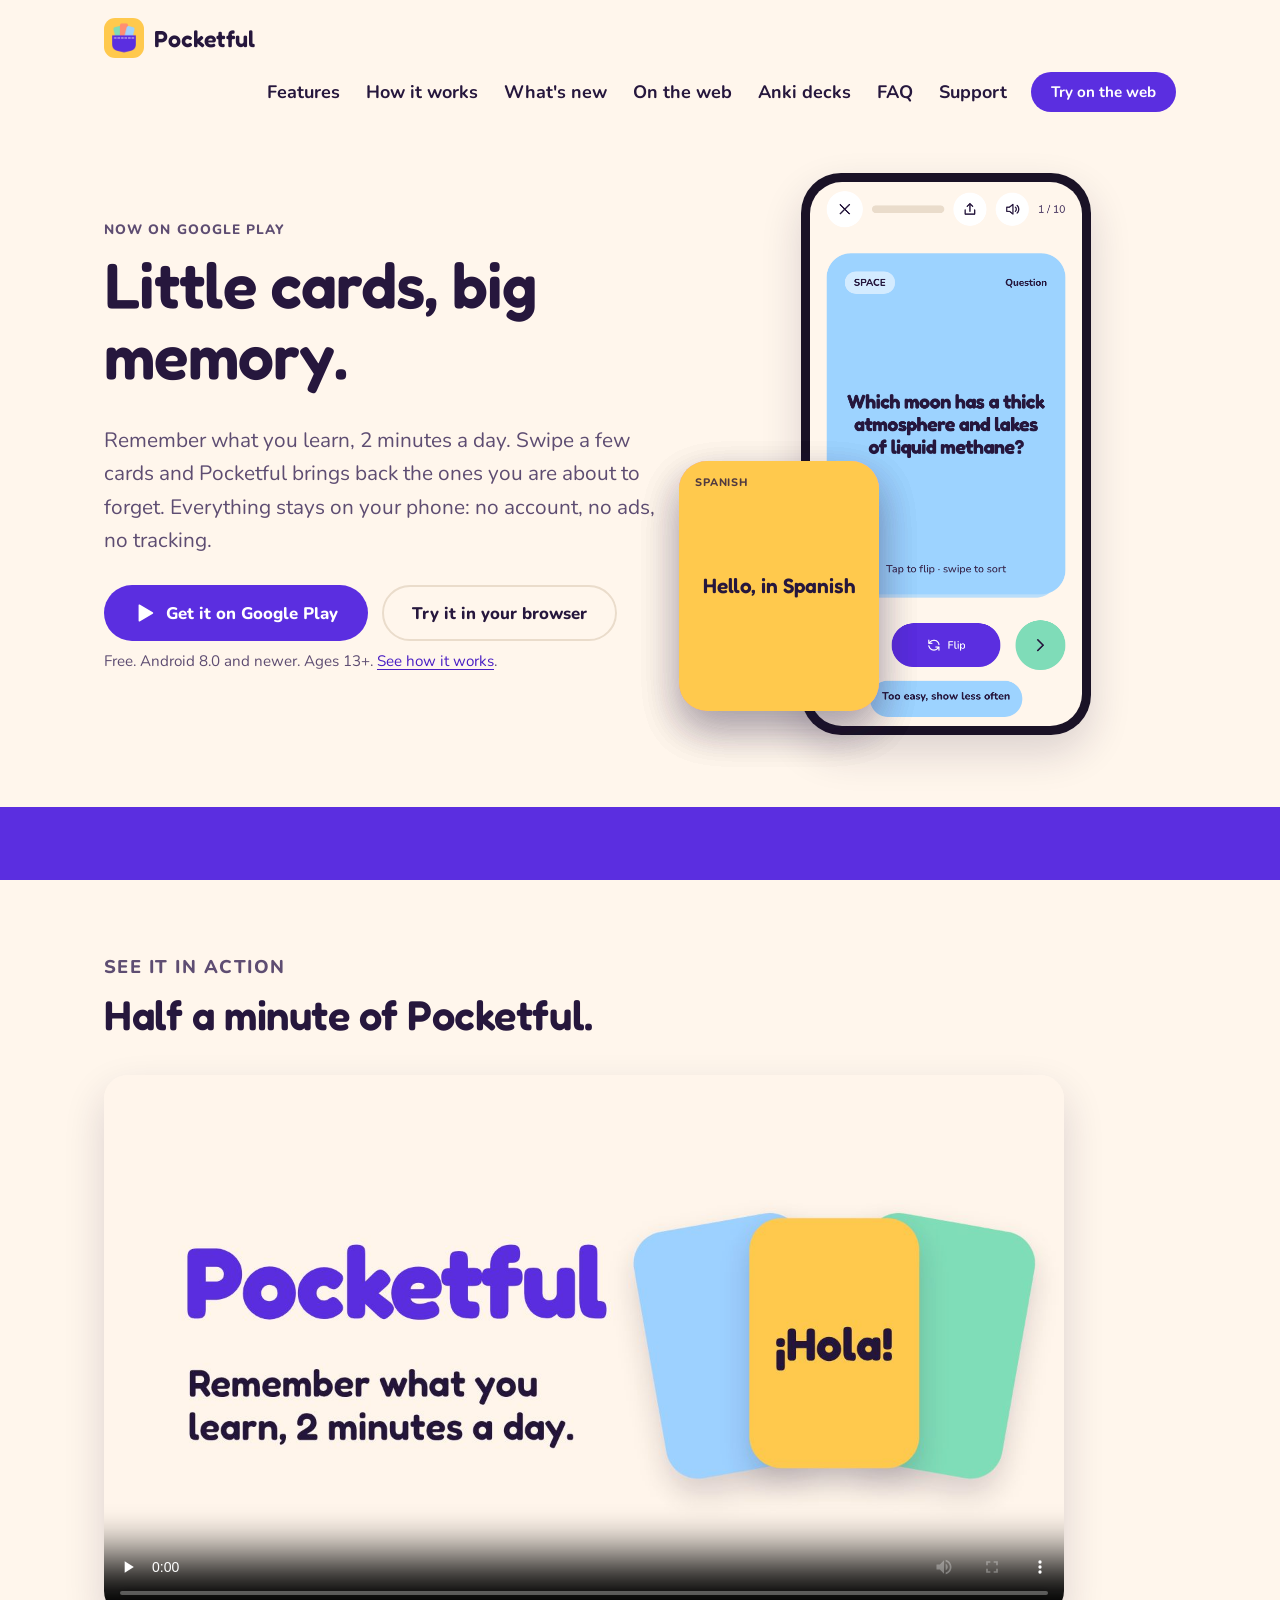
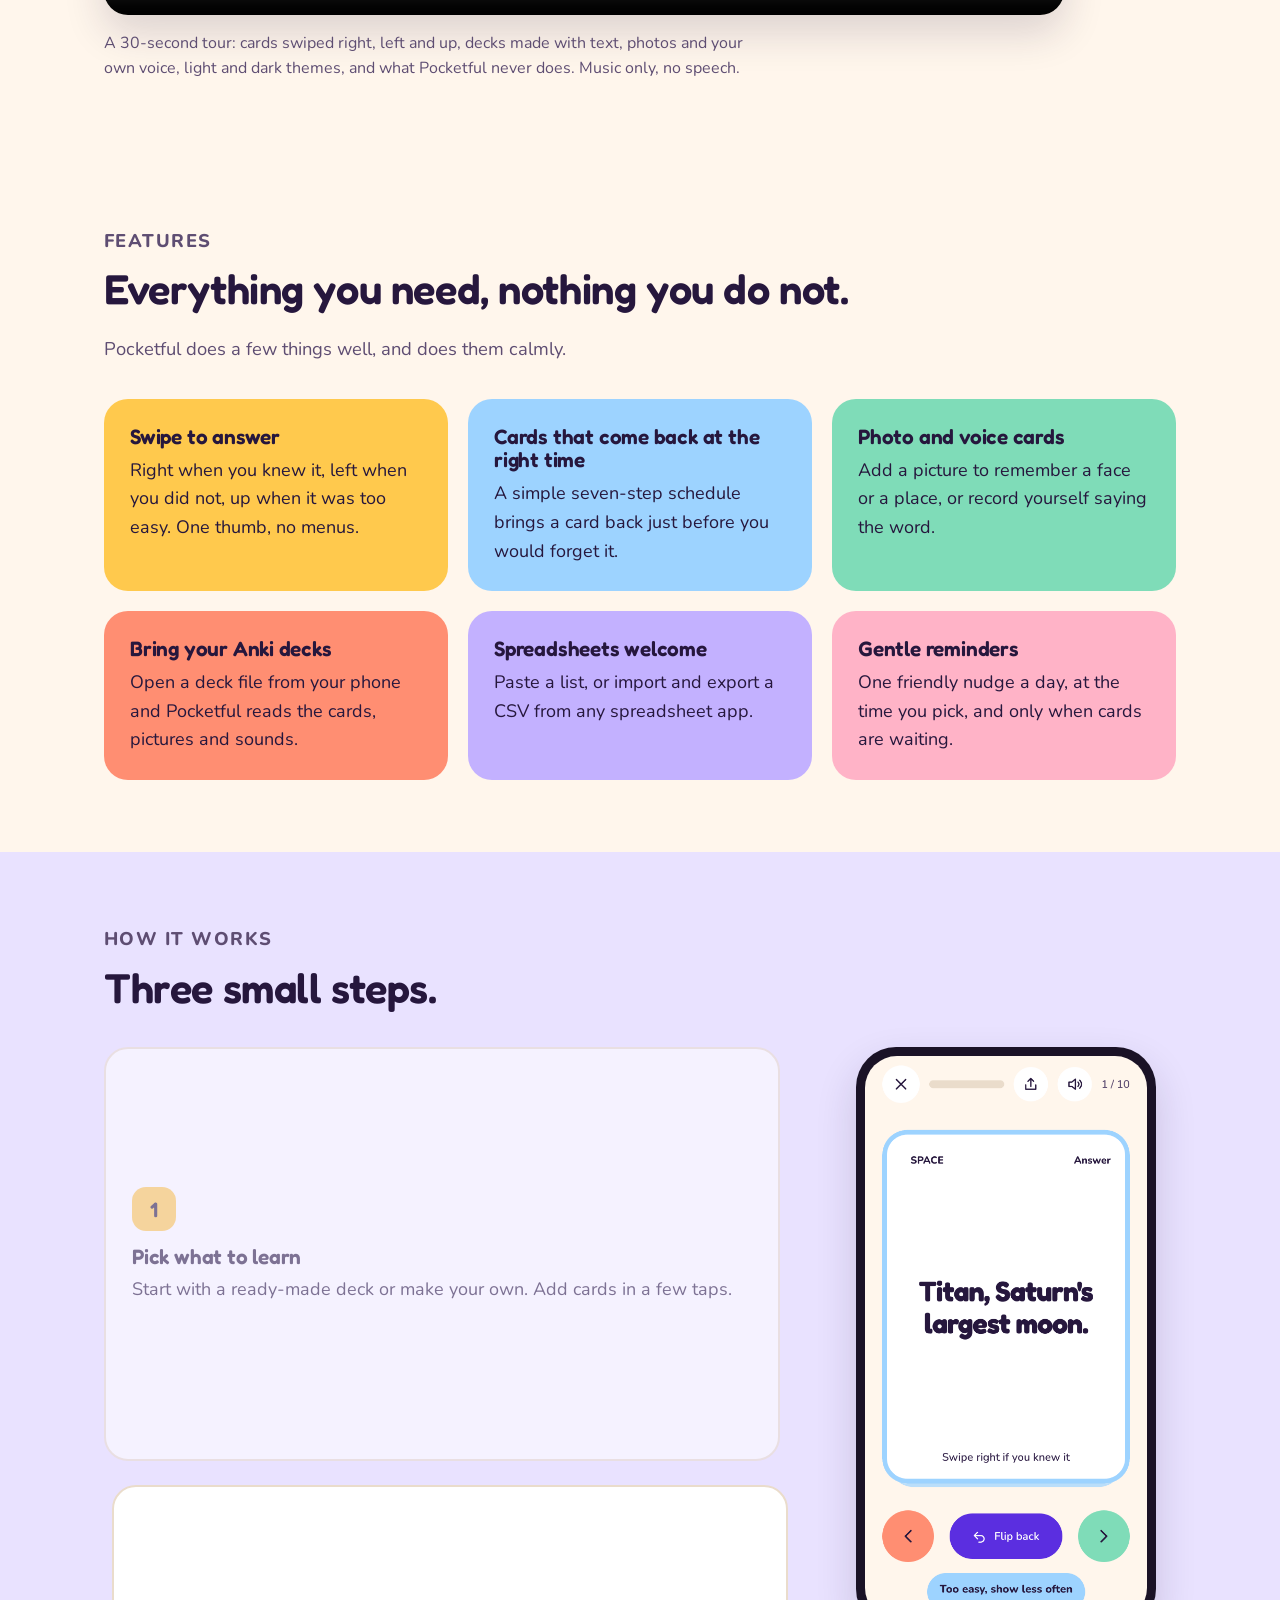
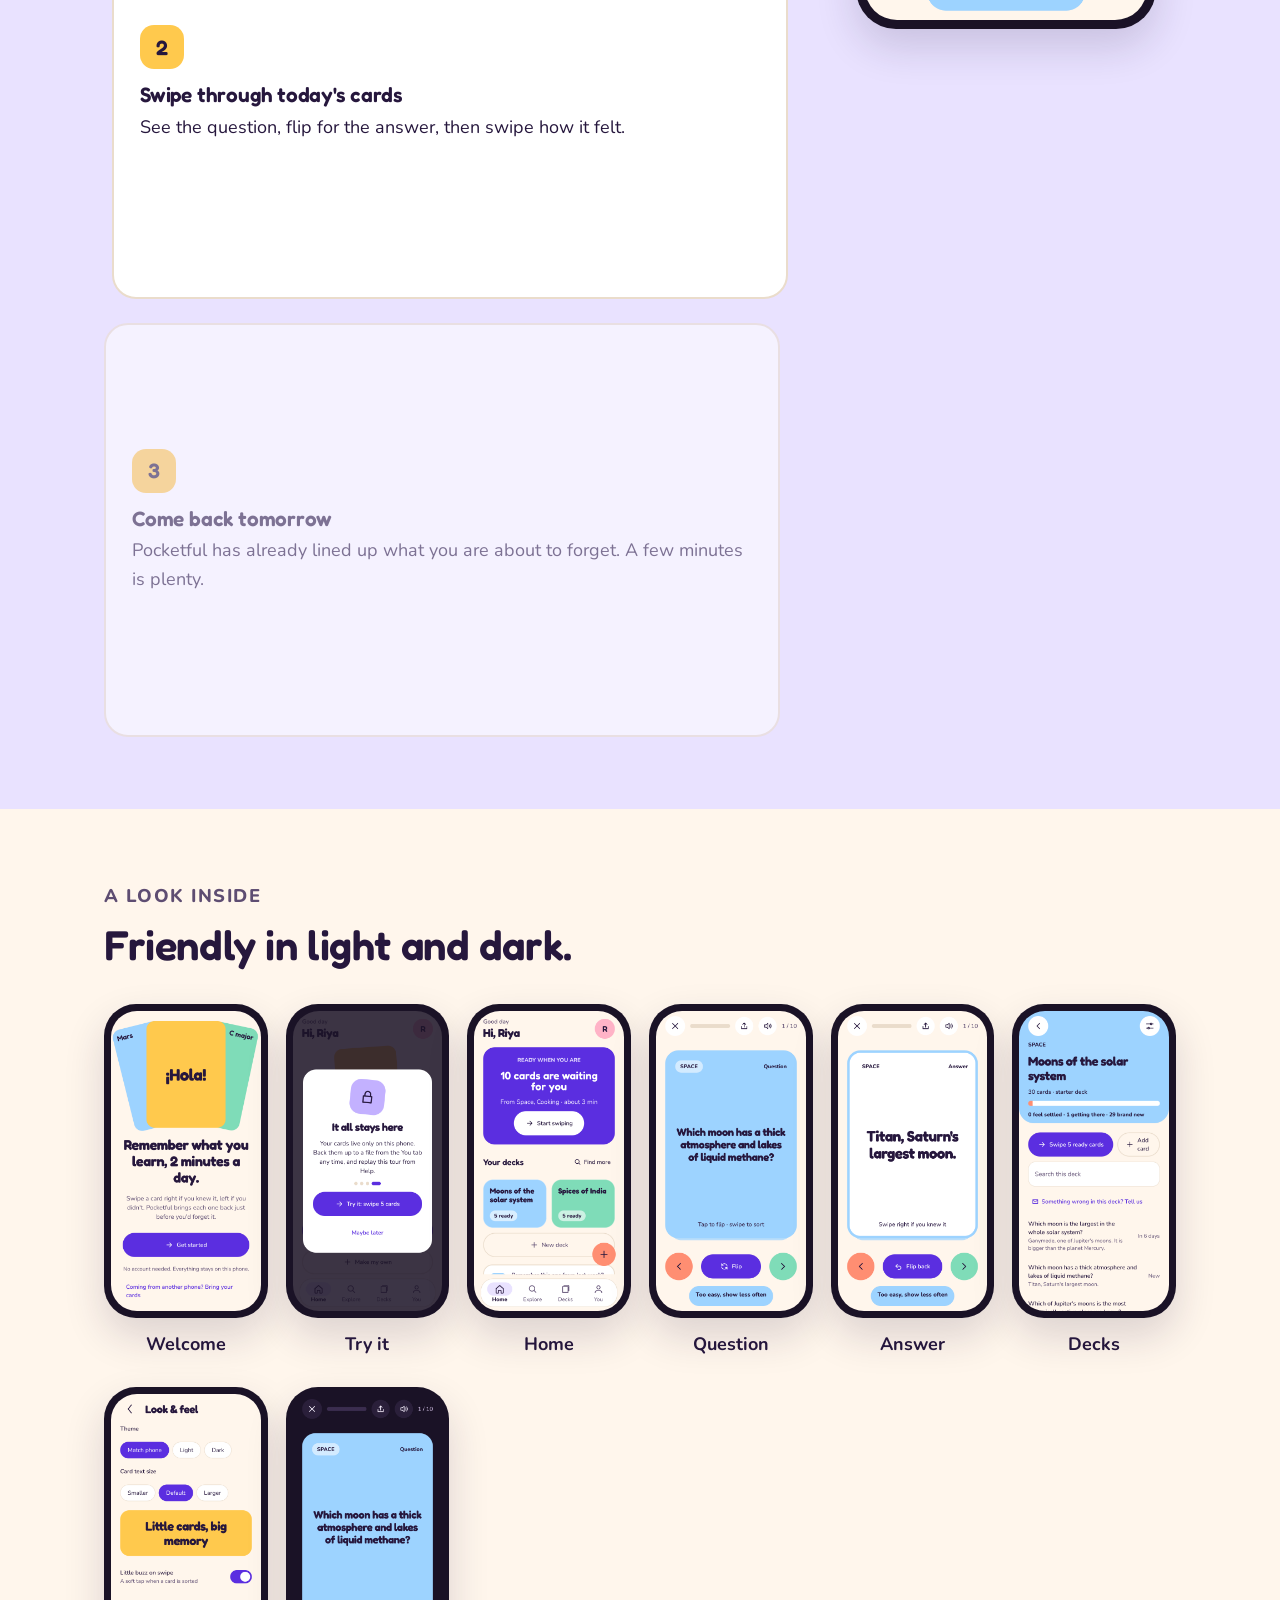
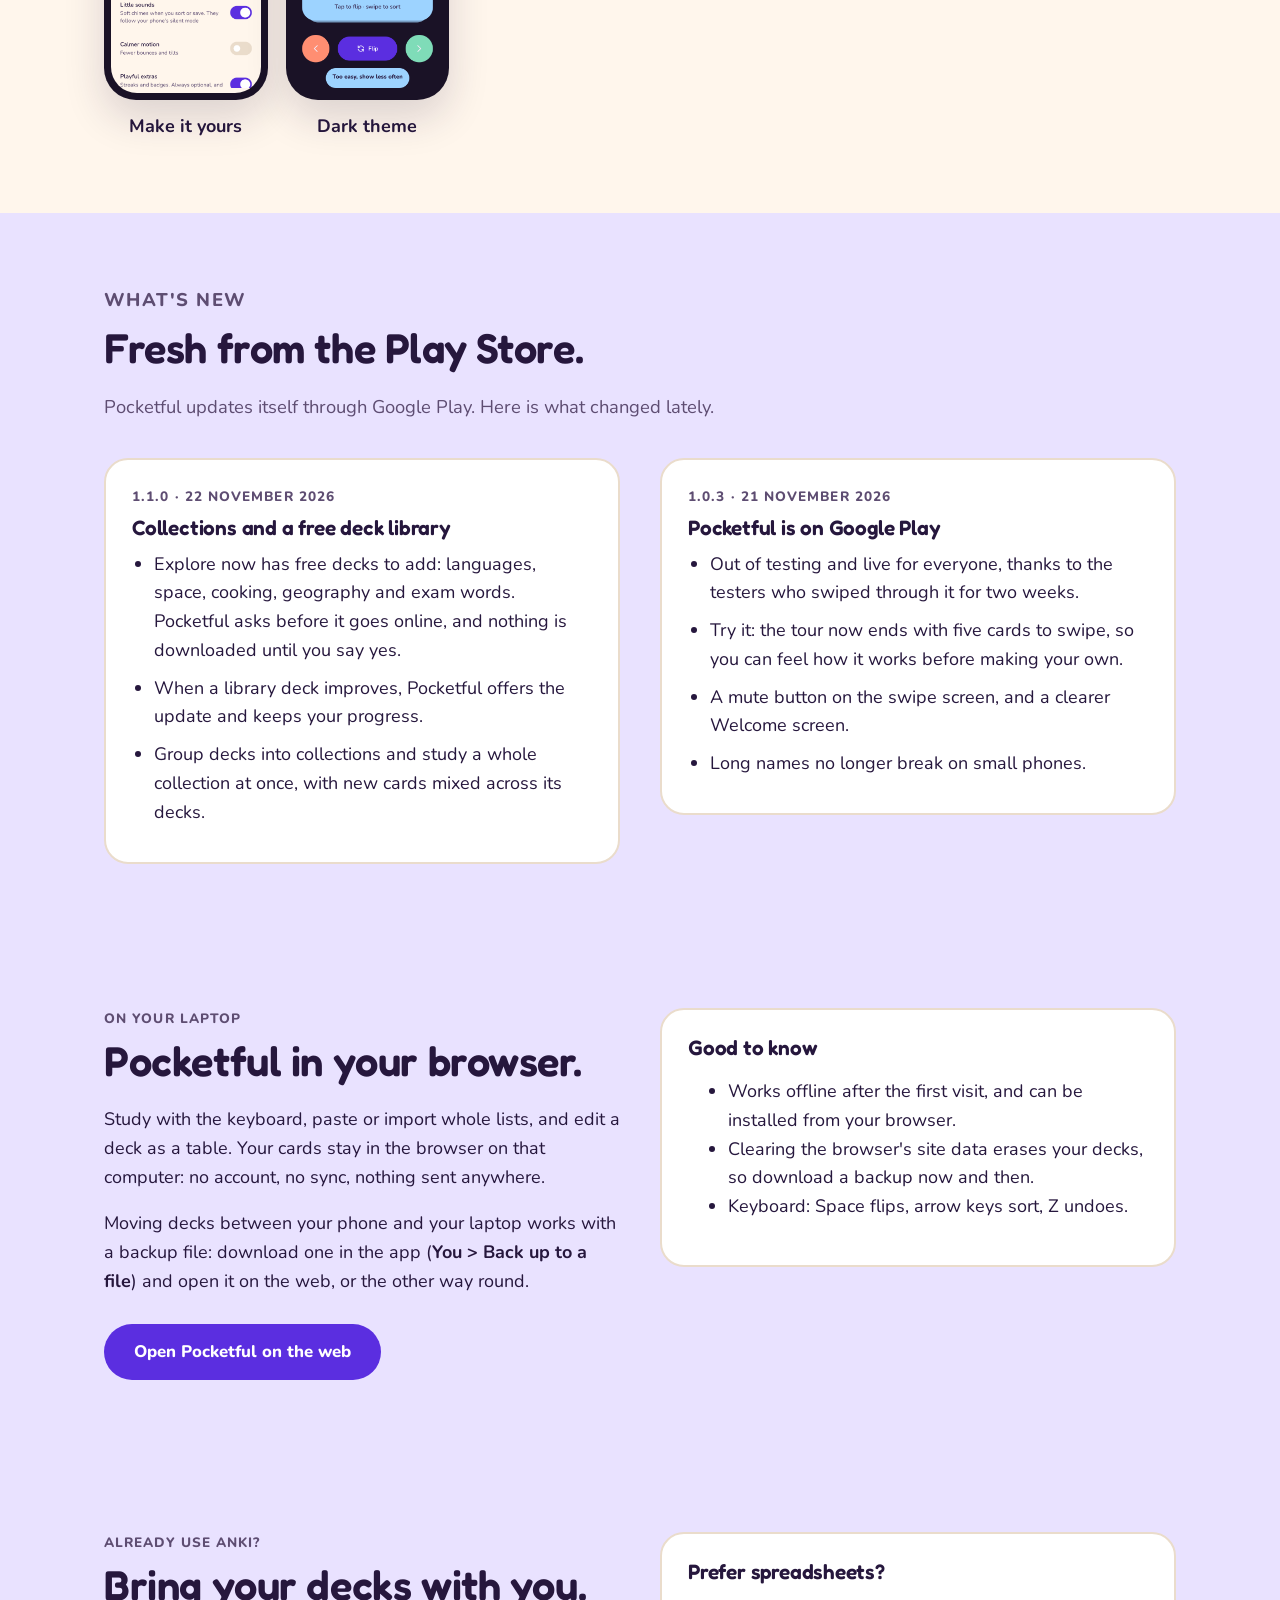
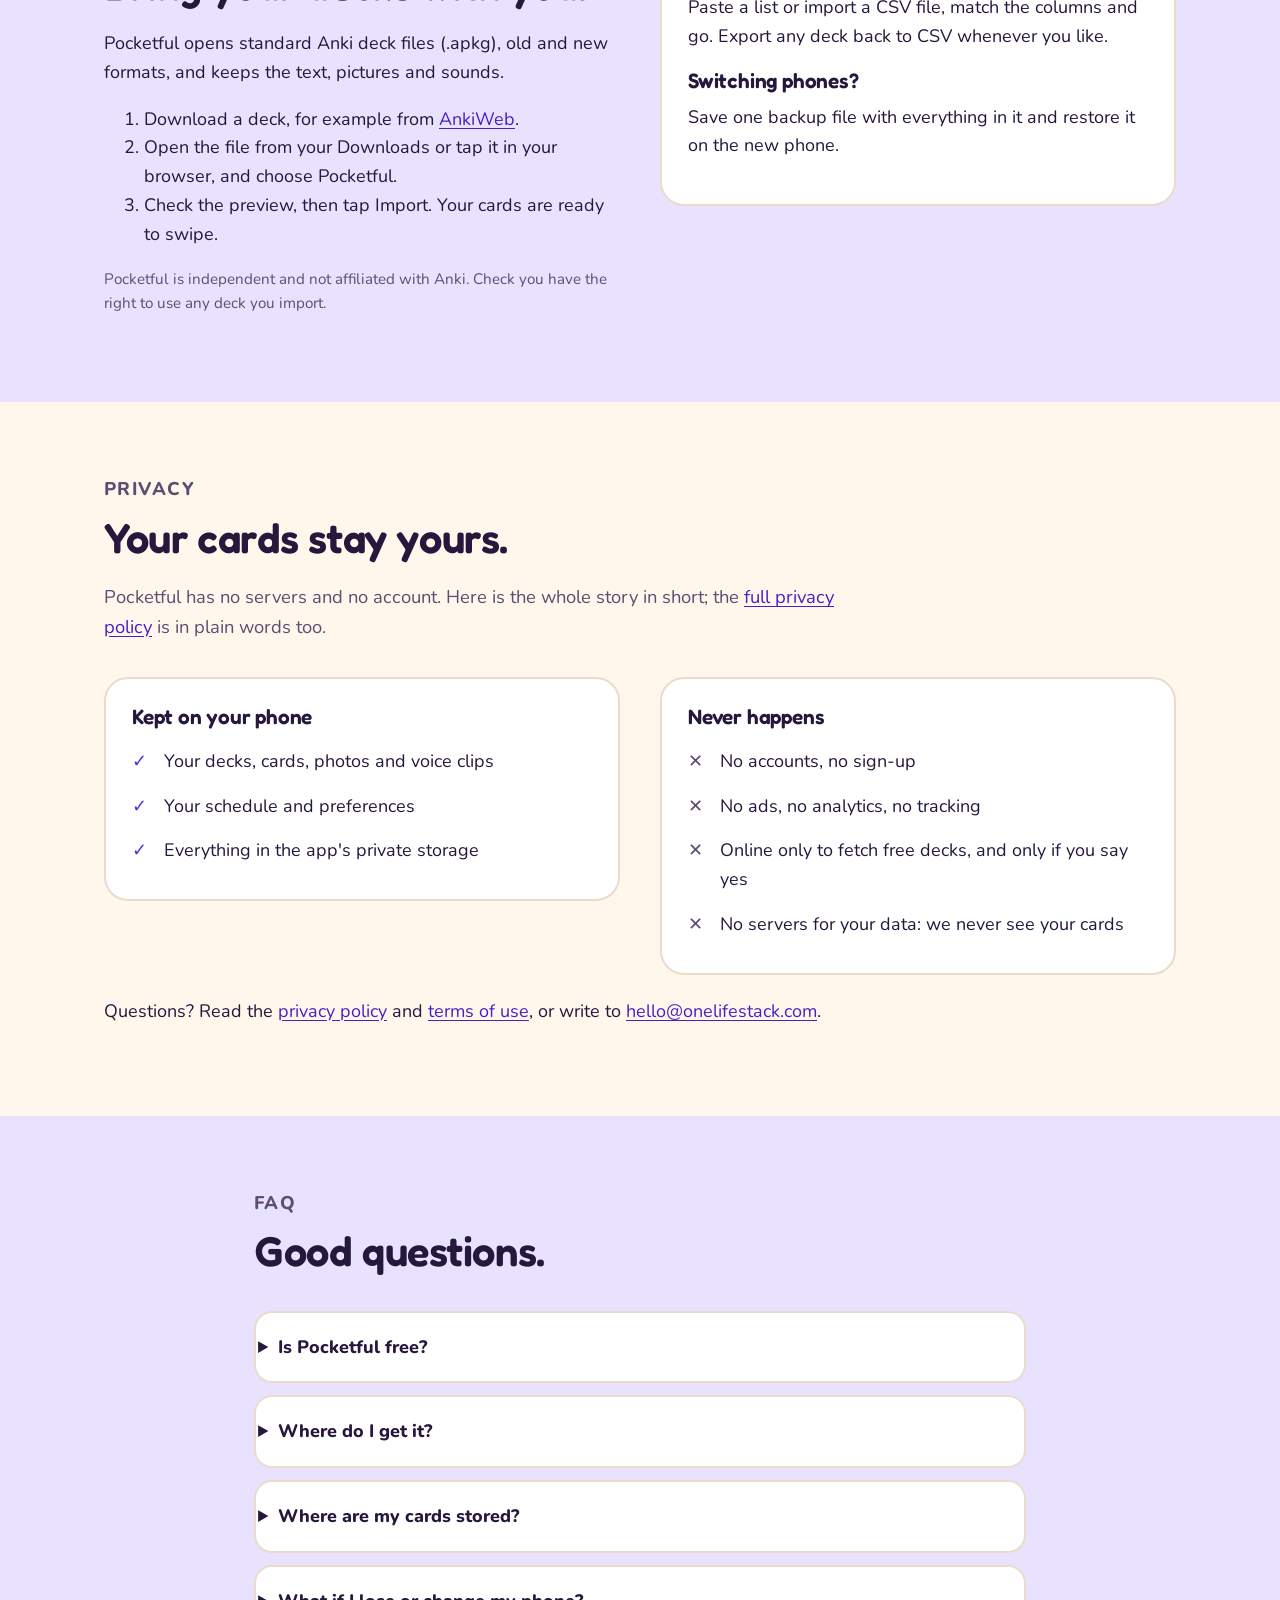
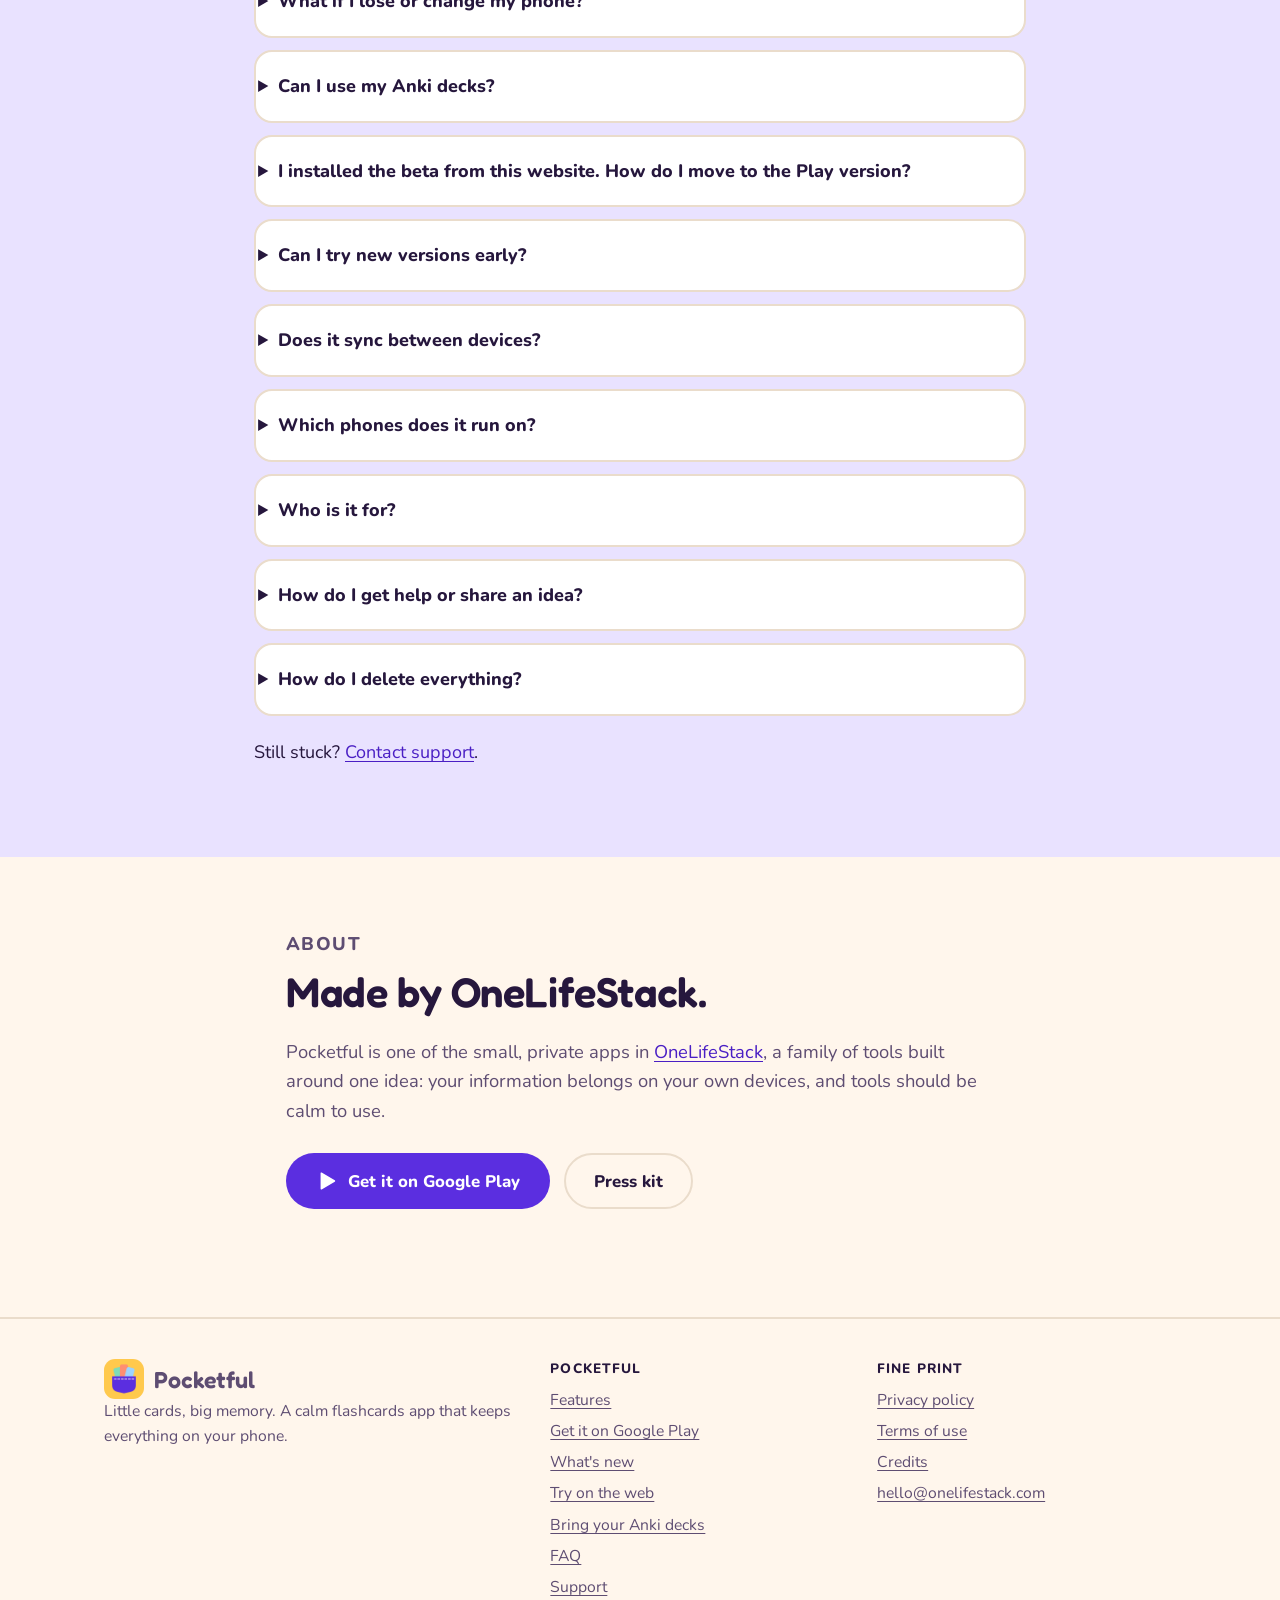
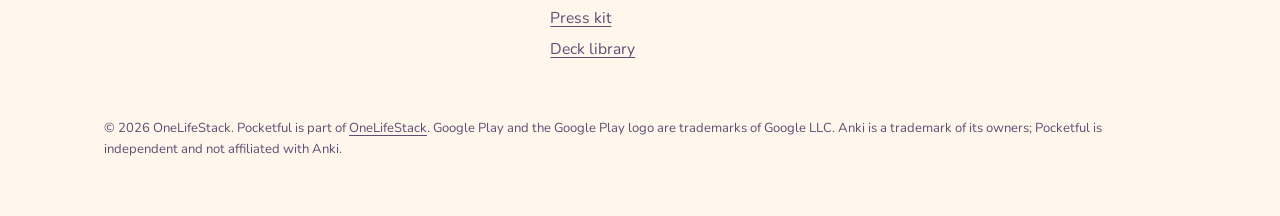
<file: index.html>
<!doctype html>
<html lang="en"><head><meta charset="utf-8">
<meta name="viewport" content="width=device-width, initial-scale=1">
<title>Pocketful: flashcards that stay on your phone</title>
<meta name="description" content="Swipe through a few flashcards a day. Pocketful brings back what you are about to forget. Free, private, no account, no ads.">
<meta name="theme-color" content="#FFF6EC" media="(prefers-color-scheme: light)"><meta name="theme-color" content="#1A1226" media="(prefers-color-scheme: dark)">
<meta http-equiv="Content-Security-Policy" content="default-src 'self'; script-src 'self'; img-src 'self' data:; style-src 'self' 'unsafe-inline'; font-src 'self'; base-uri 'self'; form-action 'none'">
<link rel="canonical" href="https://pocketful.onelifestack.com/">
<link rel="icon" href="/assets/icon-32.png" sizes="32x32" type="image/png"><link rel="apple-touch-icon" href="/assets/icon-180.png">
<link rel="preload" href="/assets/fonts/fredoka-600.ttf" as="font" type="font/ttf" crossorigin><link rel="preload" href="/assets/fonts/nunito-400.woff2" as="font" type="font/woff2" crossorigin><link rel="preload" href="/assets/fonts/nunito-700.woff2" as="font" type="font/woff2" crossorigin><link rel="preload" href="/assets/fonts/nunito-800.woff2" as="font" type="font/woff2" crossorigin>
<meta property="og:type" content="website"><meta property="og:site_name" content="Pocketful"><meta property="og:title" content="Pocketful: flashcards that stay on your phone">
<meta property="og:description" content="Swipe through a few flashcards a day. Pocketful brings back what you are about to forget. Free, private, no account, no ads."><meta property="og:url" content="https://pocketful.onelifestack.com/"><meta property="og:image" content="https://pocketful.onelifestack.com/assets/og.png">
<meta name="twitter:card" content="summary_large_image">
<link rel="stylesheet" href="/assets/site.css?v=911b59b7">
<script src="/assets/site.js?v=911b59b7" defer></script>
</head><body>
<a class="skip" href="#main">Skip to content</a>
<header class="site"><div class="wrap"><a class="brand" href="/"><img src="/assets/icon-180.png" width="40" height="40" alt="">Pocketful</a>
<nav class="main" aria-label="Main"><a href="/#features">Features</a><a href="/#how">How it works</a><a href="/#new">What's new</a><a href="/#web">On the web</a><a href="/#anki">Anki decks</a><a href="/#faq">FAQ</a><a href="/support/">Support</a><a class="btn primary nav-try" href="/app/">Try on the web</a></nav></div></header>
<main id="main">

<section class="hero"><div class="wrap"><div>
<p class="eyebrow">Now on Google Play</p>
<h1>Little cards, big memory.</h1>
<p class="lead">Remember what you learn, 2 minutes a day. Swipe a few cards and Pocketful brings back the ones you are about to forget. Everything stays on your phone: no account, no ads, no tracking.</p>
<div class="cta-row"><a class="btn primary" href="https://play.google.com/store/apps/details?id=com.onelifestack.pocketful"><svg class="ico" width="22" height="22" viewBox="0 0 24 24" fill="currentColor" aria-hidden="true"><path d="M5 3.5v17a.8.8 0 0 0 1.2.7l14.3-8.5a.8.8 0 0 0 0-1.4L6.2 2.8A.8.8 0 0 0 5 3.5z"/></svg>Get it on Google Play</a><a class="btn ghost" href="/app/">Try it in your browser</a></div>
<p class="note">Free. Android 8.0 and newer. Ages 13+. <a href="#how">See how it works</a>.</p></div>
<div class="hero-art"><div class="plx" data-plx="-0.05"><div class="phone float"><img src="/assets/shots/11-swipe-question.png" width="1080" height="2160" alt="Pocketful showing a flashcard question with Flip and Got it buttons"></div></div>
<div class="plx stackwrap" data-plx="0.06" aria-hidden="true"><div class="stack">
<div class="sc a"><small>Geography</small>Capital of Japan?<span class="lab">Got it</span></div>
<div class="sc b"><small>Maths</small>7 × 8<span class="lab">Not yet</span></div>
<div class="sc c"><small>Spanish</small>Hello, in Spanish<span class="lab">Too easy</span></div></div></div></div></div></section>
<div class="promise"><div class="wrap"><ul><li>Free, no ads</li><li>No account needed</li><li>Works offline, always</li><li>Photo and voice cards</li><li>Opens Anki decks</li></ul></div></div>
<section id="watch"><div class="wrap"><div class="section-head"><p class="eyebrow">See it in action</p><h2>Half a minute of Pocketful.</h2></div>
<figure class="promo"><video class="promo-video v16x9" controls preload="none" playsinline width="1920" height="1080" poster="/assets/video/pocketful-promo-16x9.jpg" aria-describedby="watch-about"><source src="/assets/video/pocketful-promo-16x9.mp4" type="video/mp4"><a href="/assets/video/pocketful-promo-16x9.mp4">Download the video (1.6 MB)</a></video><video class="promo-video v9x16" controls preload="none" playsinline width="1080" height="1920" poster="/assets/video/pocketful-promo-9x16.jpg" aria-describedby="watch-about"><source src="/assets/video/pocketful-promo-9x16.mp4" type="video/mp4"><a href="/assets/video/pocketful-promo-9x16.mp4">Download the video (1.9 MB)</a></video><figcaption id="watch-about">A 30-second tour: cards swiped right, left and up, decks made with text, photos and your own voice, light and dark themes, and what Pocketful never does. Music only, no speech.</figcaption></figure></div></section>
<section id="features"><div class="wrap"><div class="section-head"><p class="eyebrow">Features</p><h2>Everything you need, nothing you do not.</h2><p>Pocketful does a few things well, and does them calmly.</p></div><div class="grid"><div class="tile yellow"><h3>Swipe to answer</h3><p>Right when you knew it, left when you did not, up when it was too easy. One thumb, no menus.</p></div><div class="tile sky"><h3>Cards that come back at the right time</h3><p>A simple seven-step schedule brings a card back just before you would forget it.</p></div><div class="tile mint"><h3>Photo and voice cards</h3><p>Add a picture to remember a face or a place, or record yourself saying the word.</p></div><div class="tile coral"><h3>Bring your Anki decks</h3><p>Open a deck file from your phone and Pocketful reads the cards, pictures and sounds.</p></div><div class="tile lilac"><h3>Spreadsheets welcome</h3><p>Paste a list, or import and export a CSV from any spreadsheet app.</p></div><div class="tile pink"><h3>Gentle reminders</h3><p>One friendly nudge a day, at the time you pick, and only when cards are waiting.</p></div></div></div></section>
<section id="how" class="tint"><div class="wrap"><div class="section-head"><p class="eyebrow">How it works</p><h2>Three small steps.</h2></div>
<div class="how"><ol class="steps"><li><h3>Pick what to learn</h3><p>Start with a ready-made deck or make your own. Add cards in a few taps.</p></li><li><h3>Swipe through today's cards</h3><p>See the question, flip for the answer, then swipe how it felt.</p></li><li><h3>Come back tomorrow</h3><p>Pocketful has already lined up what you are about to forget. A few minutes is plenty.</p></li></ol>
<aside class="how-phone" aria-hidden="true"><div class="phone"><div class="shots"><img class="on" src="/assets/shots/09-explore.png" width="1080" height="2160" alt="" loading="lazy"><img src="/assets/shots/12-swipe-answer.png" width="1080" height="2160" alt="" loading="lazy"><img src="/assets/shots/10-home.png" width="1080" height="2160" alt="" loading="lazy"></div></div></aside></div></div></section>
<section id="screens"><div class="wrap"><div class="section-head"><p class="eyebrow">A look inside</p><h2>Friendly in light and dark.</h2></div><div class="gallery"><figure><div class="phone"><img src="/assets/shots/01-welcome.png" width="1080" height="2160" alt="The Welcome screen: remember what you learn, 2 minutes a day" loading="lazy"></div><figcaption>Welcome</figcaption></figure><figure><div class="phone"><img src="/assets/shots/23-tour-4.png" width="1080" height="2160" alt="The end of the first-run tour with a Try it: swipe 5 cards button" loading="lazy"></div><figcaption>Try it</figcaption></figure><figure><div class="phone"><img src="/assets/shots/10-home.png" width="1080" height="2160" alt="The home screen with deck tiles and cards due today" loading="lazy"></div><figcaption>Home</figcaption></figure><figure><div class="phone"><img src="/assets/shots/11-swipe-question.png" width="1080" height="2160" alt="A flashcard showing a question" loading="lazy"></div><figcaption>Question</figcaption></figure><figure><div class="phone"><img src="/assets/shots/12-swipe-answer.png" width="1080" height="2160" alt="The same flashcard turned over to show the answer" loading="lazy"></div><figcaption>Answer</figcaption></figure><figure><div class="phone"><img src="/assets/shots/13-deck.png" width="1080" height="2160" alt="A deck with its list of cards" loading="lazy"></div><figcaption>Decks</figcaption></figure><figure><div class="phone"><img src="/assets/shots/15-look-and-feel.png" width="1080" height="2160" alt="Appearance settings with theme and text size" loading="lazy"></div><figcaption>Make it yours</figcaption></figure><figure><div class="phone"><img src="/assets/shots/18-swipe-question-dark.png" width="1080" height="2160" alt="A flashcard in dark theme" loading="lazy"></div><figcaption>Dark theme</figcaption></figure></div></div></section>
<section id="new" class="tint"><div class="wrap"><div class="section-head"><p class="eyebrow">What's new</p><h2>Fresh from the Play Store.</h2><p>Pocketful updates itself through Google Play. Here is what changed lately.</p></div>
<div class="two"><div class="panel"><p class="eyebrow">1.1.0 · 22 November 2026</p><h3>Collections and a free deck library</h3><ul><li>Explore now has free decks to add: languages, space, cooking, geography and exam words. Pocketful asks before it goes online, and nothing is downloaded until you say yes.</li><li>When a library deck improves, Pocketful offers the update and keeps your progress.</li><li>Group decks into collections and study a whole collection at once, with new cards mixed across its decks.</li></ul></div><div class="panel"><p class="eyebrow">1.0.3 · 21 November 2026</p><h3>Pocketful is on Google Play</h3><ul><li>Out of testing and live for everyone, thanks to the testers who swiped through it for two weeks.</li><li>Try it: the tour now ends with five cards to swipe, so you can feel how it works before making your own.</li><li>A mute button on the swipe screen, and a clearer Welcome screen.</li><li>Long names no longer break on small phones.</li></ul></div></div></div></section>
<section id="web" class="tint"><div class="wrap two"><div><p class="eyebrow">On your laptop</p><h2>Pocketful in your browser.</h2>
<p>Study with the keyboard, paste or import whole lists, and edit a deck as a table. Your cards stay in the browser on that computer: no account, no sync, nothing sent anywhere.</p>
<p>Moving decks between your phone and your laptop works with a backup file: download one in the app (<strong>You &gt; Back up to a file</strong>) and open it on the web, or the other way round.</p>
<div class="cta-row"><a class="btn primary" href="/app/">Open Pocketful on the web</a></div></div>
<div class="panel"><h3>Good to know</h3><ul><li>Works offline after the first visit, and can be installed from your browser.</li><li>Clearing the browser's site data erases your decks, so download a backup now and then.</li><li>Keyboard: Space flips, arrow keys sort, Z undoes.</li></ul></div></div></section>
<section id="anki" class="tint"><div class="wrap two"><div><p class="eyebrow">Already use Anki?</p><h2>Bring your decks with you.</h2>
<p>Pocketful opens standard Anki deck files (.apkg), old and new formats, and keeps the text, pictures and sounds.</p>
<ol><li>Download a deck, for example from <a href="https://ankiweb.net/shared/decks">AnkiWeb</a>.</li><li>Open the file from your Downloads or tap it in your browser, and choose Pocketful.</li><li>Check the preview, then tap Import. Your cards are ready to swipe.</li></ol>
<p class="note">Pocketful is independent and not affiliated with Anki. Check you have the right to use any deck you import.</p></div>
<div class="panel"><h3>Prefer spreadsheets?</h3><p>Paste a list or import a CSV file, match the columns and go. Export any deck back to CSV whenever you like.</p><h3>Switching phones?</h3><p>Save one backup file with everything in it and restore it on the new phone.</p></div></div></section>
<section id="privacy"><div class="wrap"><div class="section-head"><p class="eyebrow">Privacy</p><h2>Your cards stay yours.</h2><p>Pocketful has no servers and no account. Here is the whole story in short; the <a href="/privacy/">full privacy policy</a> is in plain words too.</p></div>
<div class="two"><div class="panel"><h3>Kept on your phone</h3><ul class="keep"><li>Your decks, cards, photos and voice clips</li><li>Your schedule and preferences</li><li>Everything in the app's private storage</li></ul></div><div class="panel"><h3>Never happens</h3><ul class="never"><li>No accounts, no sign-up</li><li>No ads, no analytics, no tracking</li><li>Online only to fetch free decks, and only if you say yes</li><li>No servers for your data: we never see your cards</li></ul></div></div>
<p style="margin-top:22px">Questions? Read the <a href="/privacy/">privacy policy</a> and <a href="/terms/">terms of use</a>, or write to <a href="mailto:hello@onelifestack.com">hello@onelifestack.com</a>.</p></div></section>
<section id="faq" class="tint"><div class="wrap" style="max-width:820px"><div class="section-head"><p class="eyebrow">FAQ</p><h2>Good questions.</h2></div><details><summary>Is Pocketful free?</summary><p>Yes. There are no ads, no subscriptions and nothing to buy.</p></details><details><summary>Where do I get it?</summary><p>From <a href="https://play.google.com/store/apps/details?id=com.onelifestack.pocketful">Google Play</a>. It needs Android 8.0 or newer. On a laptop, you can also <a href="/app/">use it in your browser</a>.</p></details><details><summary>Where are my cards stored?</summary><p>Only on your phone, in the app's private storage. There is no account and no cloud. We run no servers for Pocketful, so we cannot see your cards.</p></details><details><summary>What if I lose or change my phone?</summary><p>Use You > Back up to a file to save everything, photos and voice clips included, to a place you choose. On the new phone, tap "Coming from another phone?" and pick that file.</p></details><details><summary>Can I use my Anki decks?</summary><p>Yes. Download a deck (an .apkg file) from AnkiWeb or anywhere else, then open it with Pocketful or choose Import > An Anki deck file. Text, pictures and sounds come across; cloze cards are split into questions.</p></details><details><summary>I installed the beta from this website. How do I move to the Play version?</summary><p>The beta was signed with a different key, so Google Play cannot update it. In the beta, save a backup (You > Back up to a file), uninstall the beta, install Pocketful from Google Play, then tap "Coming from another phone?" on the Welcome screen (or You > Restore from a file) and pick your backup. Photos and voice clips come with it.</p></details><details><summary>Can I try new versions early?</summary><p>Yes. Join the <a href="https://groups.google.com/g/pocketful-testers">Pocketful testers group</a> with your Play account, then tap Become a tester on the <a href="https://play.google.com/apps/testing/com.onelifestack.pocketful">testing page</a>. Play then sends you new versions before everyone else. You can leave the same way at any time.</p></details><details><summary>Does it sync between devices?</summary><p>Not in this version. Nothing leaves your phone unless you save a backup file.</p></details><details><summary>Which phones does it run on?</summary><p>Android 8.0 (Oreo) and newer.</p></details><details><summary>Who is it for?</summary><p>Anyone aged 13 and over who wants to learn words, facts or anything else, a few minutes at a time.</p></details><details><summary>How do I get help or share an idea?</summary><p>Open You > Help in the app, or write to <a href="mailto:hello@onelifestack.com">hello@onelifestack.com</a>.</p></details><details><summary>How do I delete everything?</summary><p>You > Erase everything in the app, or just uninstall it. There is nothing to delete anywhere else.</p></details><p style="margin-top:22px">Still stuck? <a href="/support/">Contact support</a>.</p></div></section>
<section id="about"><div class="wrap section-head"><p class="eyebrow">About</p><h2>Made by OneLifeStack.</h2><p>Pocketful is one of the small, private apps in <a href="https://onelifestack.com">OneLifeStack</a>, a family of tools built around one idea: your information belongs on your own devices, and tools should be calm to use.</p><div class="cta-row"><a class="btn primary" href="https://play.google.com/store/apps/details?id=com.onelifestack.pocketful"><svg class="ico" width="22" height="22" viewBox="0 0 24 24" fill="currentColor" aria-hidden="true"><path d="M5 3.5v17a.8.8 0 0 0 1.2.7l14.3-8.5a.8.8 0 0 0 0-1.4L6.2 2.8A.8.8 0 0 0 5 3.5z"/></svg>Get it on Google Play</a><a class="btn ghost" href="/press/">Press kit</a></div></div></section>

</main>
<footer class="site"><div class="wrap">
<div><a class="brand" href="/"><img src="/assets/icon-180.png" width="40" height="40" alt="">Pocketful</a>
<p>Little cards, big memory. A calm flashcards app that keeps everything on your phone.</p></div>
<div><h2>Pocketful</h2><ul><li><a href="/#features">Features</a></li><li><a href="https://play.google.com/store/apps/details?id=com.onelifestack.pocketful">Get it on Google Play</a></li><li><a href="/#new">What's new</a></li><li><a href="/app/">Try on the web</a></li><li><a href="/#anki">Bring your Anki decks</a></li><li><a href="/#faq">FAQ</a></li><li><a href="/support/">Support</a></li><li><a href="/press/">Press kit</a></li><li><a href="/decks/">Deck library</a></li></ul></div>
<div><h2>Fine print</h2><ul><li><a href="/privacy/">Privacy policy</a></li><li><a href="/terms/">Terms of use</a></li><li><a href="/credits/">Credits</a></li><li><a href="mailto:hello@onelifestack.com">hello@onelifestack.com</a></li></ul></div>
<small>© 2026 OneLifeStack. Pocketful is part of <a href="https://onelifestack.com">OneLifeStack</a>. Google Play and the Google Play logo are trademarks of Google LLC. Anki is a trademark of its owners; Pocketful is independent and not affiliated with Anki.</small>
</div></footer></body></html>
</file>
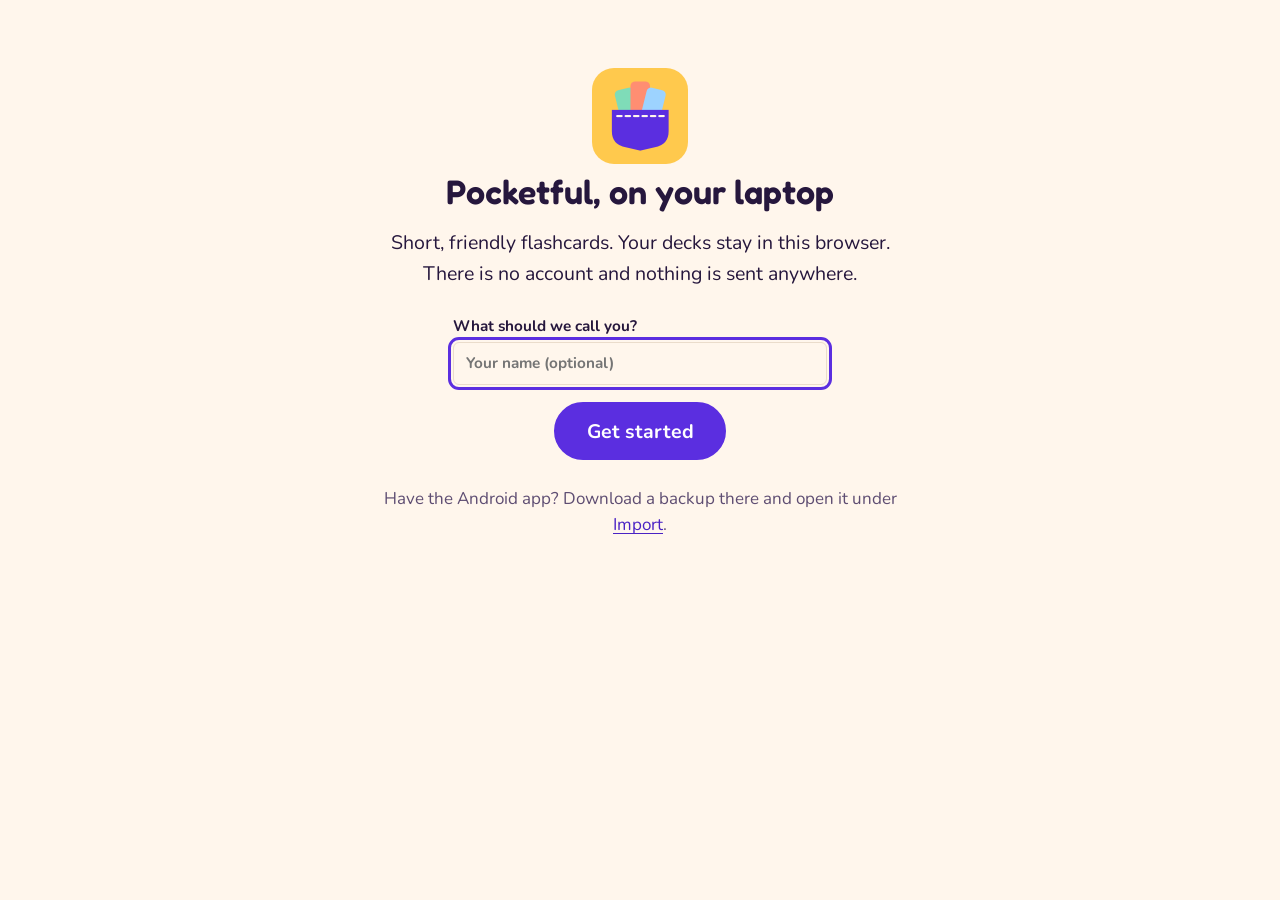
<file: app/index.html>
<!doctype html>
<html lang="en">
<head>
  <meta charset="utf-8" />
  <meta name="viewport" content="width=device-width, initial-scale=1" />
  <!-- Everything stays on this device: no third-party origins, and no network except the app's own files. -->
  <meta http-equiv="Content-Security-Policy" content="default-src 'self'; script-src 'self'; style-src 'self' 'unsafe-inline'; img-src 'self' blob: data:; media-src 'self' blob:; connect-src 'self'; font-src 'self'; object-src 'none'; base-uri 'self'; form-action 'none'" />
  <title>Pocketful</title>
  <meta name="description" content="Pocketful on your laptop. Flashcards that stay on this device." />
  <meta name="theme-color" content="#5B2EE0" />
  <link rel="manifest" href="/app/manifest.webmanifest" />
  <link rel="icon" href="/app/icon.svg" type="image/svg+xml" />
  <link rel="apple-touch-icon" href="/app/icon-192.png" />
  <link rel="preload" href="/app/fonts/fredoka-600.ttf" as="font" type="font/ttf" crossorigin />
  <link rel="preload" href="/app/fonts/nunito-400.woff2" as="font" type="font/woff2" crossorigin />
  <link rel="preload" href="/app/fonts/nunito-600.woff2" as="font" type="font/woff2" crossorigin />
  <link rel="preload" href="/app/fonts/nunito-700.woff2" as="font" type="font/woff2" crossorigin />
  <link rel="preload" href="/app/fonts/nunito-800.woff2" as="font" type="font/woff2" crossorigin />
  <script type="module" crossorigin src="/app/assets/index-BJ9Ks93h.js"></script>
  <link rel="stylesheet" crossorigin href="/app/assets/index-Cy5ehmFF.css">
</head>
<body>
  <div id="root"></div>
</body>
</html>
</file>
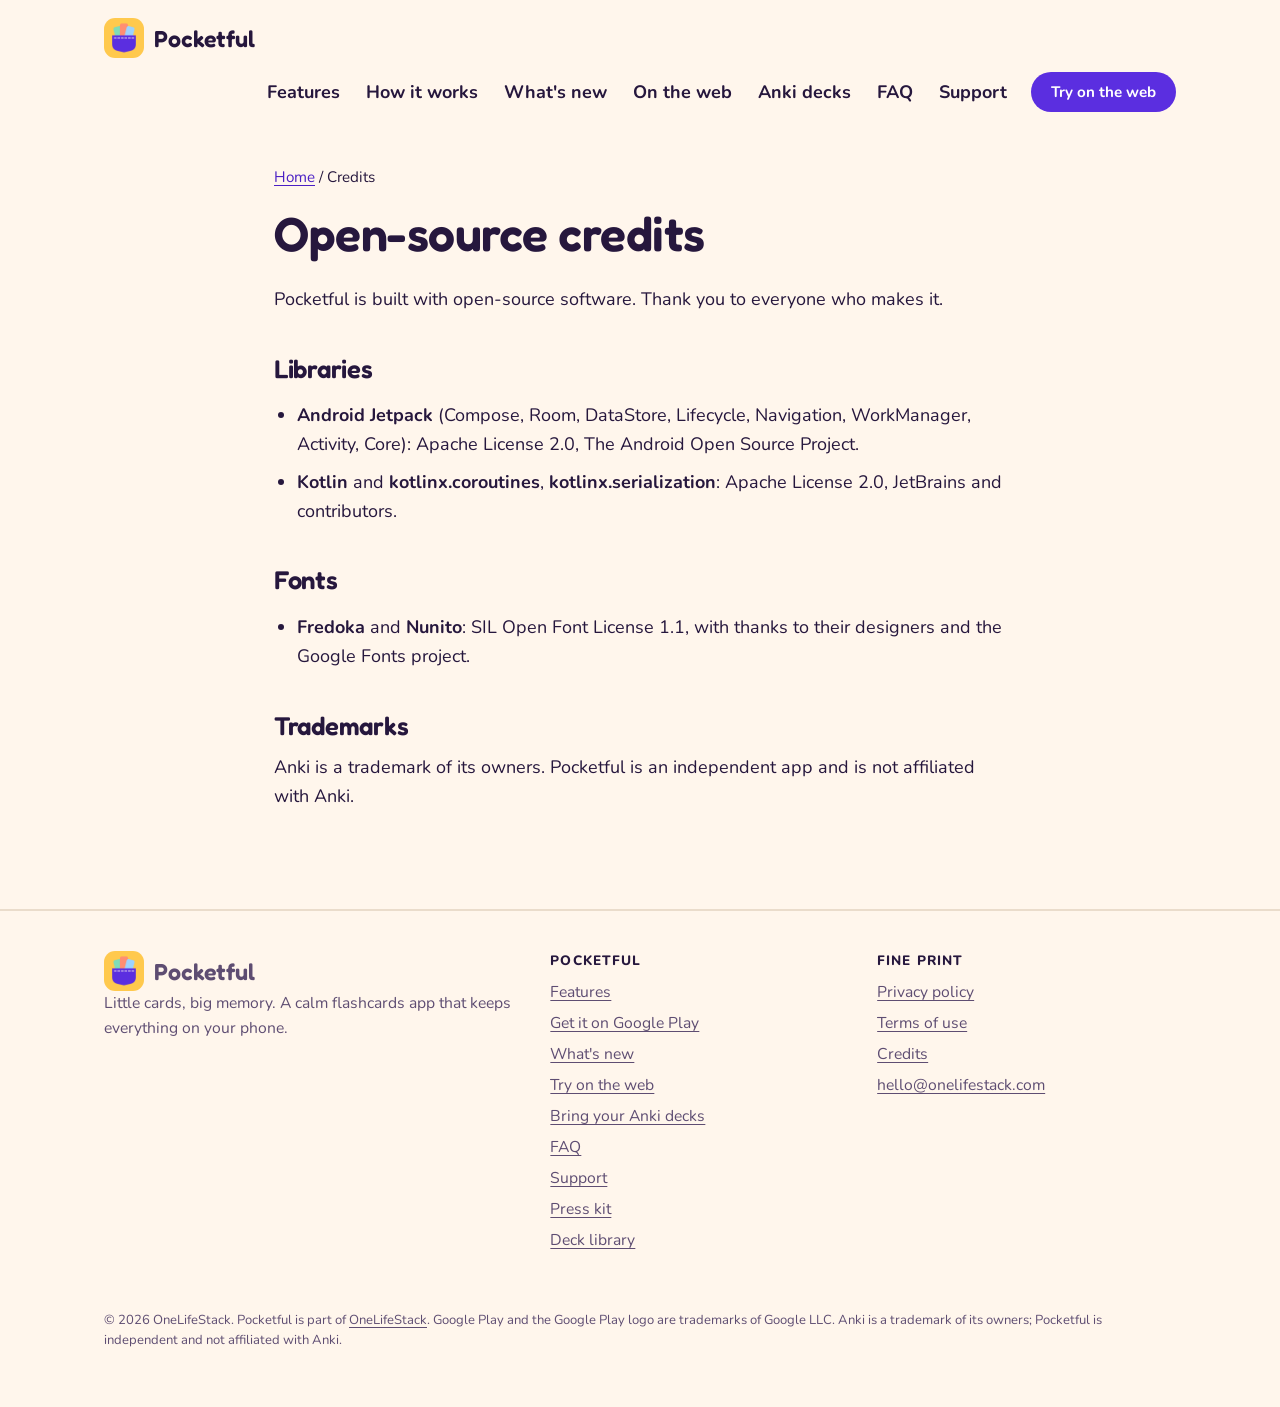
<file: credits/index.html>
<!doctype html>
<html lang="en"><head><meta charset="utf-8">
<meta name="viewport" content="width=device-width, initial-scale=1">
<title>Credits | Pocketful</title>
<meta name="description" content="Open source software, fonts and content used in Pocketful.">
<meta name="theme-color" content="#FFF6EC" media="(prefers-color-scheme: light)"><meta name="theme-color" content="#1A1226" media="(prefers-color-scheme: dark)">
<meta http-equiv="Content-Security-Policy" content="default-src 'self'; script-src 'self'; img-src 'self' data:; style-src 'self' 'unsafe-inline'; font-src 'self'; base-uri 'self'; form-action 'none'">
<link rel="canonical" href="https://pocketful.onelifestack.com/credits/">
<link rel="icon" href="/assets/icon-32.png" sizes="32x32" type="image/png"><link rel="apple-touch-icon" href="/assets/icon-180.png">
<link rel="preload" href="/assets/fonts/fredoka-600.ttf" as="font" type="font/ttf" crossorigin><link rel="preload" href="/assets/fonts/nunito-400.woff2" as="font" type="font/woff2" crossorigin><link rel="preload" href="/assets/fonts/nunito-700.woff2" as="font" type="font/woff2" crossorigin><link rel="preload" href="/assets/fonts/nunito-800.woff2" as="font" type="font/woff2" crossorigin>
<meta property="og:type" content="website"><meta property="og:site_name" content="Pocketful"><meta property="og:title" content="Credits | Pocketful">
<meta property="og:description" content="Open source software, fonts and content used in Pocketful."><meta property="og:url" content="https://pocketful.onelifestack.com/credits/"><meta property="og:image" content="https://pocketful.onelifestack.com/assets/og.png">
<meta name="twitter:card" content="summary_large_image">
<link rel="stylesheet" href="/assets/site.css?v=911b59b7">
<script src="/assets/site.js?v=911b59b7" defer></script>
</head><body>
<a class="skip" href="#main">Skip to content</a>
<header class="site"><div class="wrap"><a class="brand" href="/"><img src="/assets/icon-180.png" width="40" height="40" alt="">Pocketful</a>
<nav class="main" aria-label="Main"><a href="/#features">Features</a><a href="/#how">How it works</a><a href="/#new">What's new</a><a href="/#web">On the web</a><a href="/#anki">Anki decks</a><a href="/#faq">FAQ</a><a href="/support/">Support</a><a class="btn primary nav-try" href="/app/">Try on the web</a></nav></div></header>
<main id="main">
<div class="article"><div class="wrap"><p class="crumbs"><a href="/">Home</a> / Credits</p><h1>Open-source credits</h1>
<p>Pocketful is built with open-source software. Thank you to everyone who makes it.</p>
<h2>Libraries</h2>
<ul><li><strong>Android Jetpack</strong> (Compose, Room, DataStore, Lifecycle, Navigation, WorkManager, Activity, Core): Apache License 2.0, The Android Open Source Project.</li><li><strong>Kotlin</strong> and <strong>kotlinx.coroutines</strong>, <strong>kotlinx.serialization</strong>: Apache License 2.0, JetBrains and contributors.</li></ul>
<h2>Fonts</h2>
<ul><li><strong>Fredoka</strong> and <strong>Nunito</strong>: SIL Open Font License 1.1, with thanks to their designers and the Google Fonts project.</li></ul>
<h2>Trademarks</h2>
<p>Anki is a trademark of its owners. Pocketful is an independent app and is not affiliated with Anki.</p></div></div>
</main>
<footer class="site"><div class="wrap">
<div><a class="brand" href="/"><img src="/assets/icon-180.png" width="40" height="40" alt="">Pocketful</a>
<p>Little cards, big memory. A calm flashcards app that keeps everything on your phone.</p></div>
<div><h2>Pocketful</h2><ul><li><a href="/#features">Features</a></li><li><a href="https://play.google.com/store/apps/details?id=com.onelifestack.pocketful">Get it on Google Play</a></li><li><a href="/#new">What's new</a></li><li><a href="/app/">Try on the web</a></li><li><a href="/#anki">Bring your Anki decks</a></li><li><a href="/#faq">FAQ</a></li><li><a href="/support/">Support</a></li><li><a href="/press/">Press kit</a></li><li><a href="/decks/">Deck library</a></li></ul></div>
<div><h2>Fine print</h2><ul><li><a href="/privacy/">Privacy policy</a></li><li><a href="/terms/">Terms of use</a></li><li><a href="/credits/">Credits</a></li><li><a href="mailto:hello@onelifestack.com">hello@onelifestack.com</a></li></ul></div>
<small>© 2026 OneLifeStack. Pocketful is part of <a href="https://onelifestack.com">OneLifeStack</a>. Google Play and the Google Play logo are trademarks of Google LLC. Anki is a trademark of its owners; Pocketful is independent and not affiliated with Anki.</small>
</div></footer></body></html>
</file>
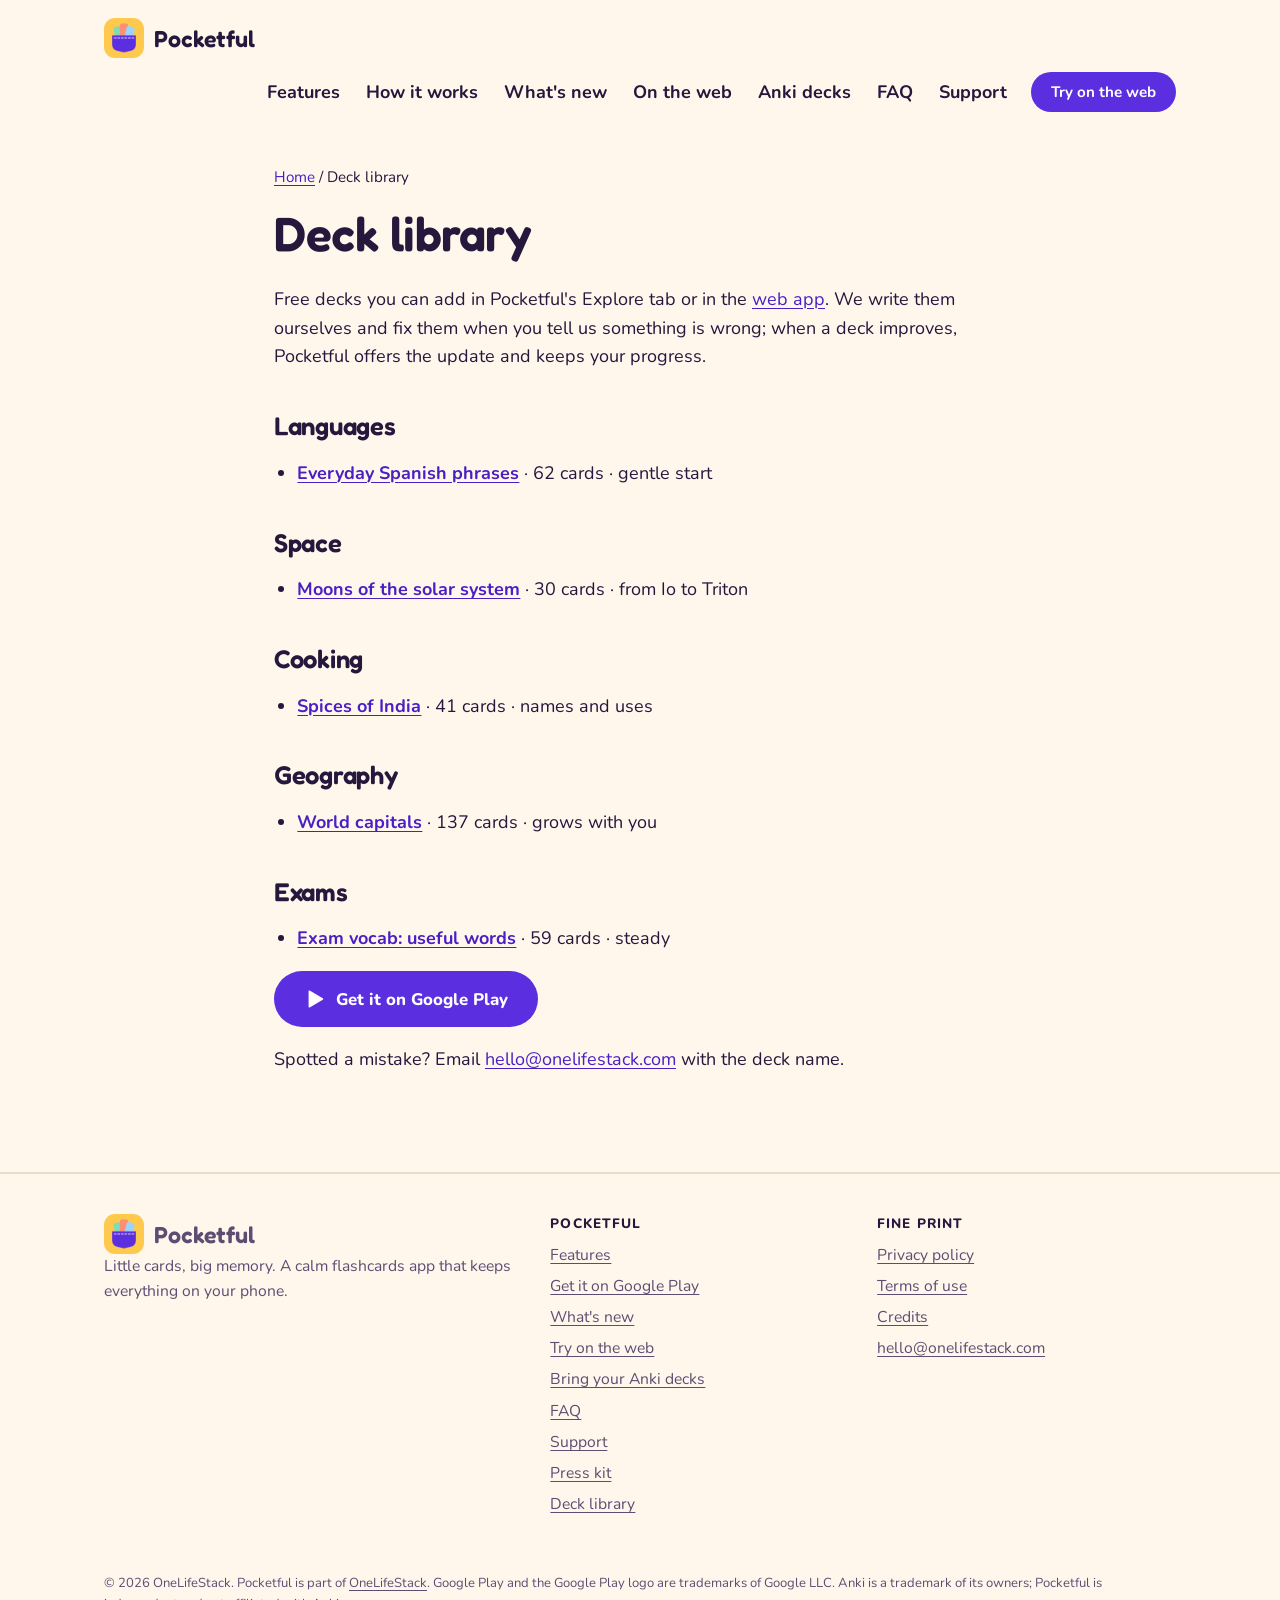
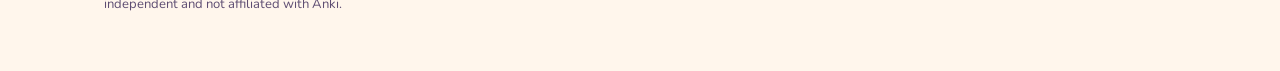
<file: decks/index.html>
<!doctype html>
<html lang="en"><head><meta charset="utf-8">
<meta name="viewport" content="width=device-width, initial-scale=1">
<title>Deck library | Pocketful</title>
<meta name="description" content="Free flashcard decks for Pocketful: languages, space, cooking, geography and exam words.">
<meta name="theme-color" content="#FFF6EC" media="(prefers-color-scheme: light)"><meta name="theme-color" content="#1A1226" media="(prefers-color-scheme: dark)">
<meta http-equiv="Content-Security-Policy" content="default-src 'self'; script-src 'self'; img-src 'self' data:; style-src 'self' 'unsafe-inline'; font-src 'self'; base-uri 'self'; form-action 'none'">
<link rel="canonical" href="https://pocketful.onelifestack.com/decks/">
<link rel="icon" href="/assets/icon-32.png" sizes="32x32" type="image/png"><link rel="apple-touch-icon" href="/assets/icon-180.png">
<link rel="preload" href="/assets/fonts/fredoka-600.ttf" as="font" type="font/ttf" crossorigin><link rel="preload" href="/assets/fonts/nunito-400.woff2" as="font" type="font/woff2" crossorigin><link rel="preload" href="/assets/fonts/nunito-700.woff2" as="font" type="font/woff2" crossorigin><link rel="preload" href="/assets/fonts/nunito-800.woff2" as="font" type="font/woff2" crossorigin>
<meta property="og:type" content="website"><meta property="og:site_name" content="Pocketful"><meta property="og:title" content="Deck library | Pocketful">
<meta property="og:description" content="Free flashcard decks for Pocketful: languages, space, cooking, geography and exam words."><meta property="og:url" content="https://pocketful.onelifestack.com/decks/"><meta property="og:image" content="https://pocketful.onelifestack.com/assets/og.png">
<meta name="twitter:card" content="summary_large_image">
<link rel="stylesheet" href="/assets/site.css?v=911b59b7">
<script src="/assets/site.js?v=911b59b7" defer></script>
</head><body>
<a class="skip" href="#main">Skip to content</a>
<header class="site"><div class="wrap"><a class="brand" href="/"><img src="/assets/icon-180.png" width="40" height="40" alt="">Pocketful</a>
<nav class="main" aria-label="Main"><a href="/#features">Features</a><a href="/#how">How it works</a><a href="/#new">What's new</a><a href="/#web">On the web</a><a href="/#anki">Anki decks</a><a href="/#faq">FAQ</a><a href="/support/">Support</a><a class="btn primary nav-try" href="/app/">Try on the web</a></nav></div></header>
<main id="main">
<div class="article"><div class="wrap"><p class="crumbs"><a href="/">Home</a> / Deck library</p><h1>Deck library</h1><p>Free decks you can add in Pocketful's Explore tab or in the <a href="/app/">web app</a>. We write them ourselves and fix them when you tell us something is wrong; when a deck improves, Pocketful offers the update and keeps your progress.</p>
<h2>Languages</h2><ul><li><a href="/decks/everyday-spanish/"><strong>Everyday Spanish phrases</strong></a> · 62 cards · gentle start</li></ul><h2>Space</h2><ul><li><a href="/decks/moons/"><strong>Moons of the solar system</strong></a> · 30 cards · from Io to Triton</li></ul><h2>Cooking</h2><ul><li><a href="/decks/spices-india/"><strong>Spices of India</strong></a> · 41 cards · names and uses</li></ul><h2>Geography</h2><ul><li><a href="/decks/world-capitals/"><strong>World capitals</strong></a> · 137 cards · grows with you</li></ul><h2>Exams</h2><ul><li><a href="/decks/gre-words/"><strong>Exam vocab: useful words</strong></a> · 59 cards · steady</li></ul><p><a class="btn primary" href="https://play.google.com/store/apps/details?id=com.onelifestack.pocketful"><svg class="ico" width="22" height="22" viewBox="0 0 24 24" fill="currentColor" aria-hidden="true"><path d="M5 3.5v17a.8.8 0 0 0 1.2.7l14.3-8.5a.8.8 0 0 0 0-1.4L6.2 2.8A.8.8 0 0 0 5 3.5z"/></svg>Get it on Google Play</a></p><p>Spotted a mistake? Email <a href="mailto:hello@onelifestack.com">hello@onelifestack.com</a> with the deck name.</p></div></div>
</main>
<footer class="site"><div class="wrap">
<div><a class="brand" href="/"><img src="/assets/icon-180.png" width="40" height="40" alt="">Pocketful</a>
<p>Little cards, big memory. A calm flashcards app that keeps everything on your phone.</p></div>
<div><h2>Pocketful</h2><ul><li><a href="/#features">Features</a></li><li><a href="https://play.google.com/store/apps/details?id=com.onelifestack.pocketful">Get it on Google Play</a></li><li><a href="/#new">What's new</a></li><li><a href="/app/">Try on the web</a></li><li><a href="/#anki">Bring your Anki decks</a></li><li><a href="/#faq">FAQ</a></li><li><a href="/support/">Support</a></li><li><a href="/press/">Press kit</a></li><li><a href="/decks/">Deck library</a></li></ul></div>
<div><h2>Fine print</h2><ul><li><a href="/privacy/">Privacy policy</a></li><li><a href="/terms/">Terms of use</a></li><li><a href="/credits/">Credits</a></li><li><a href="mailto:hello@onelifestack.com">hello@onelifestack.com</a></li></ul></div>
<small>© 2026 OneLifeStack. Pocketful is part of <a href="https://onelifestack.com">OneLifeStack</a>. Google Play and the Google Play logo are trademarks of Google LLC. Anki is a trademark of its owners; Pocketful is independent and not affiliated with Anki.</small>
</div></footer></body></html>
</file>
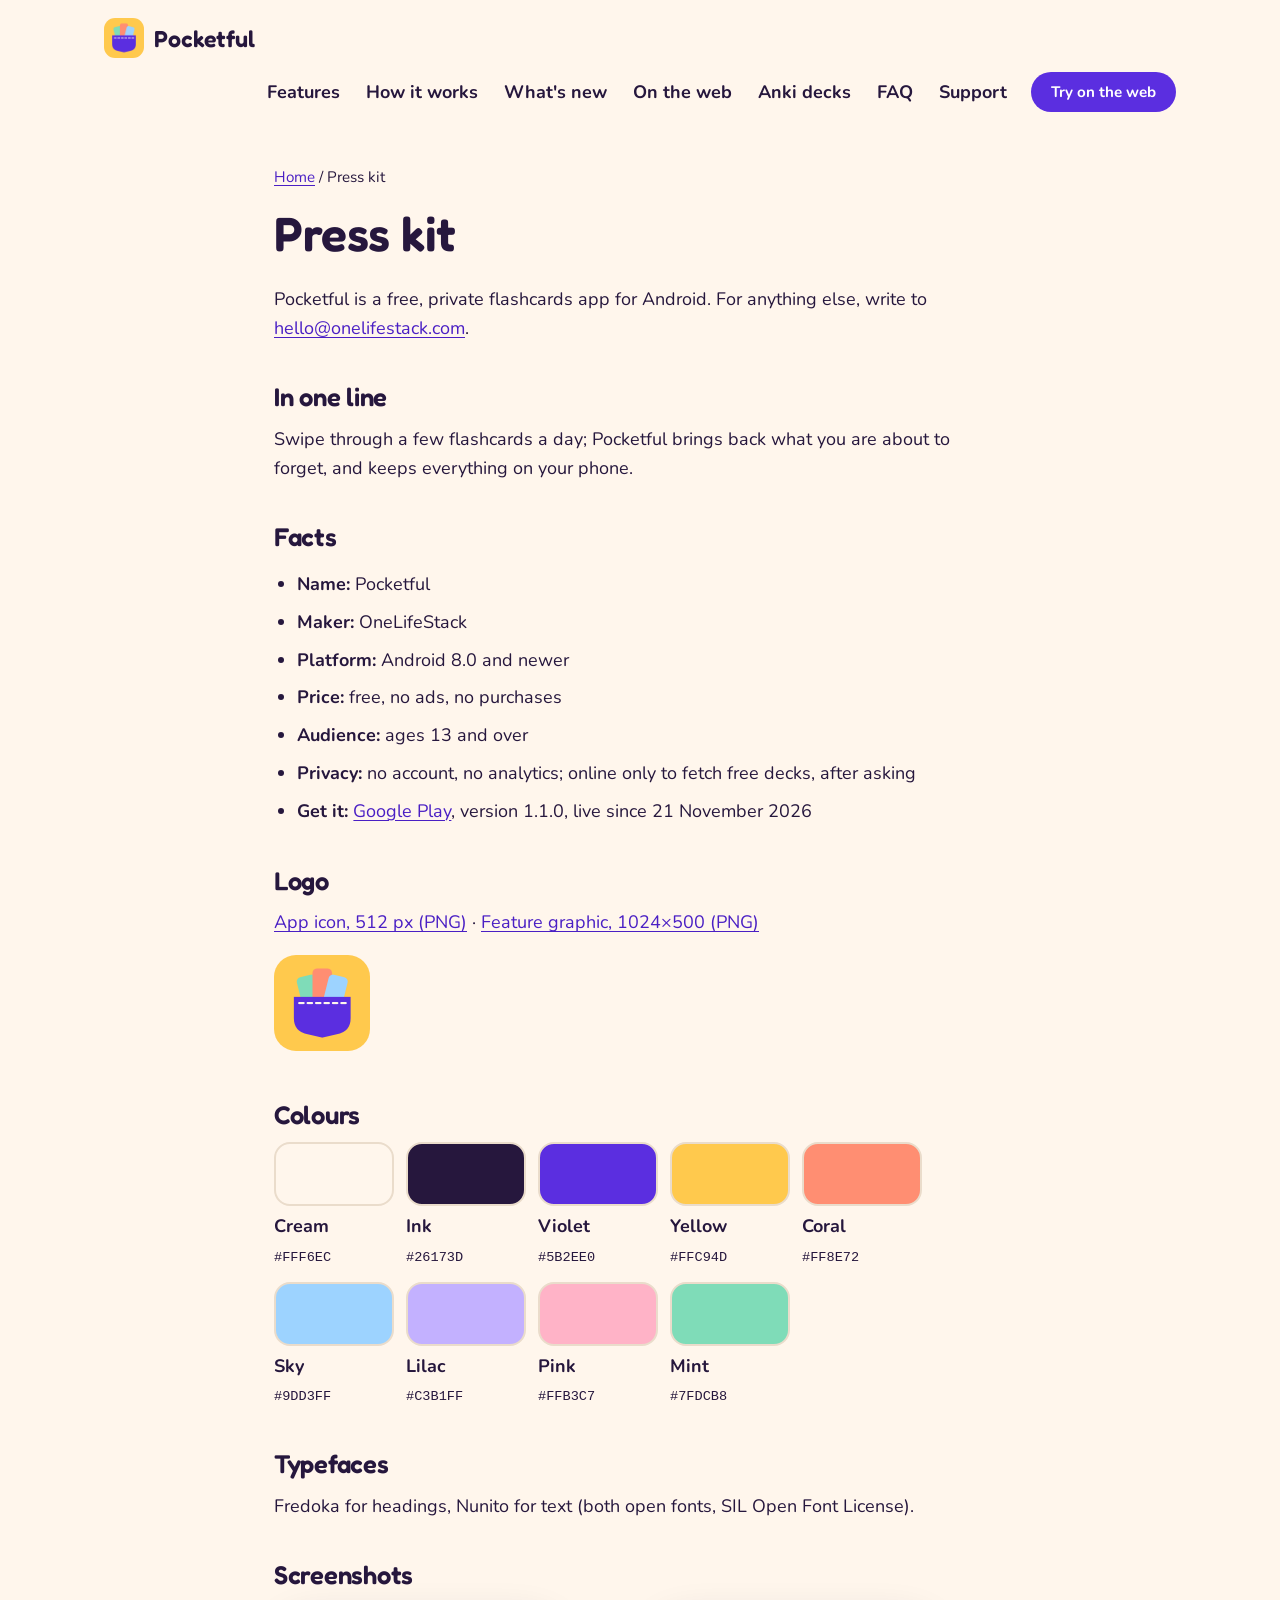
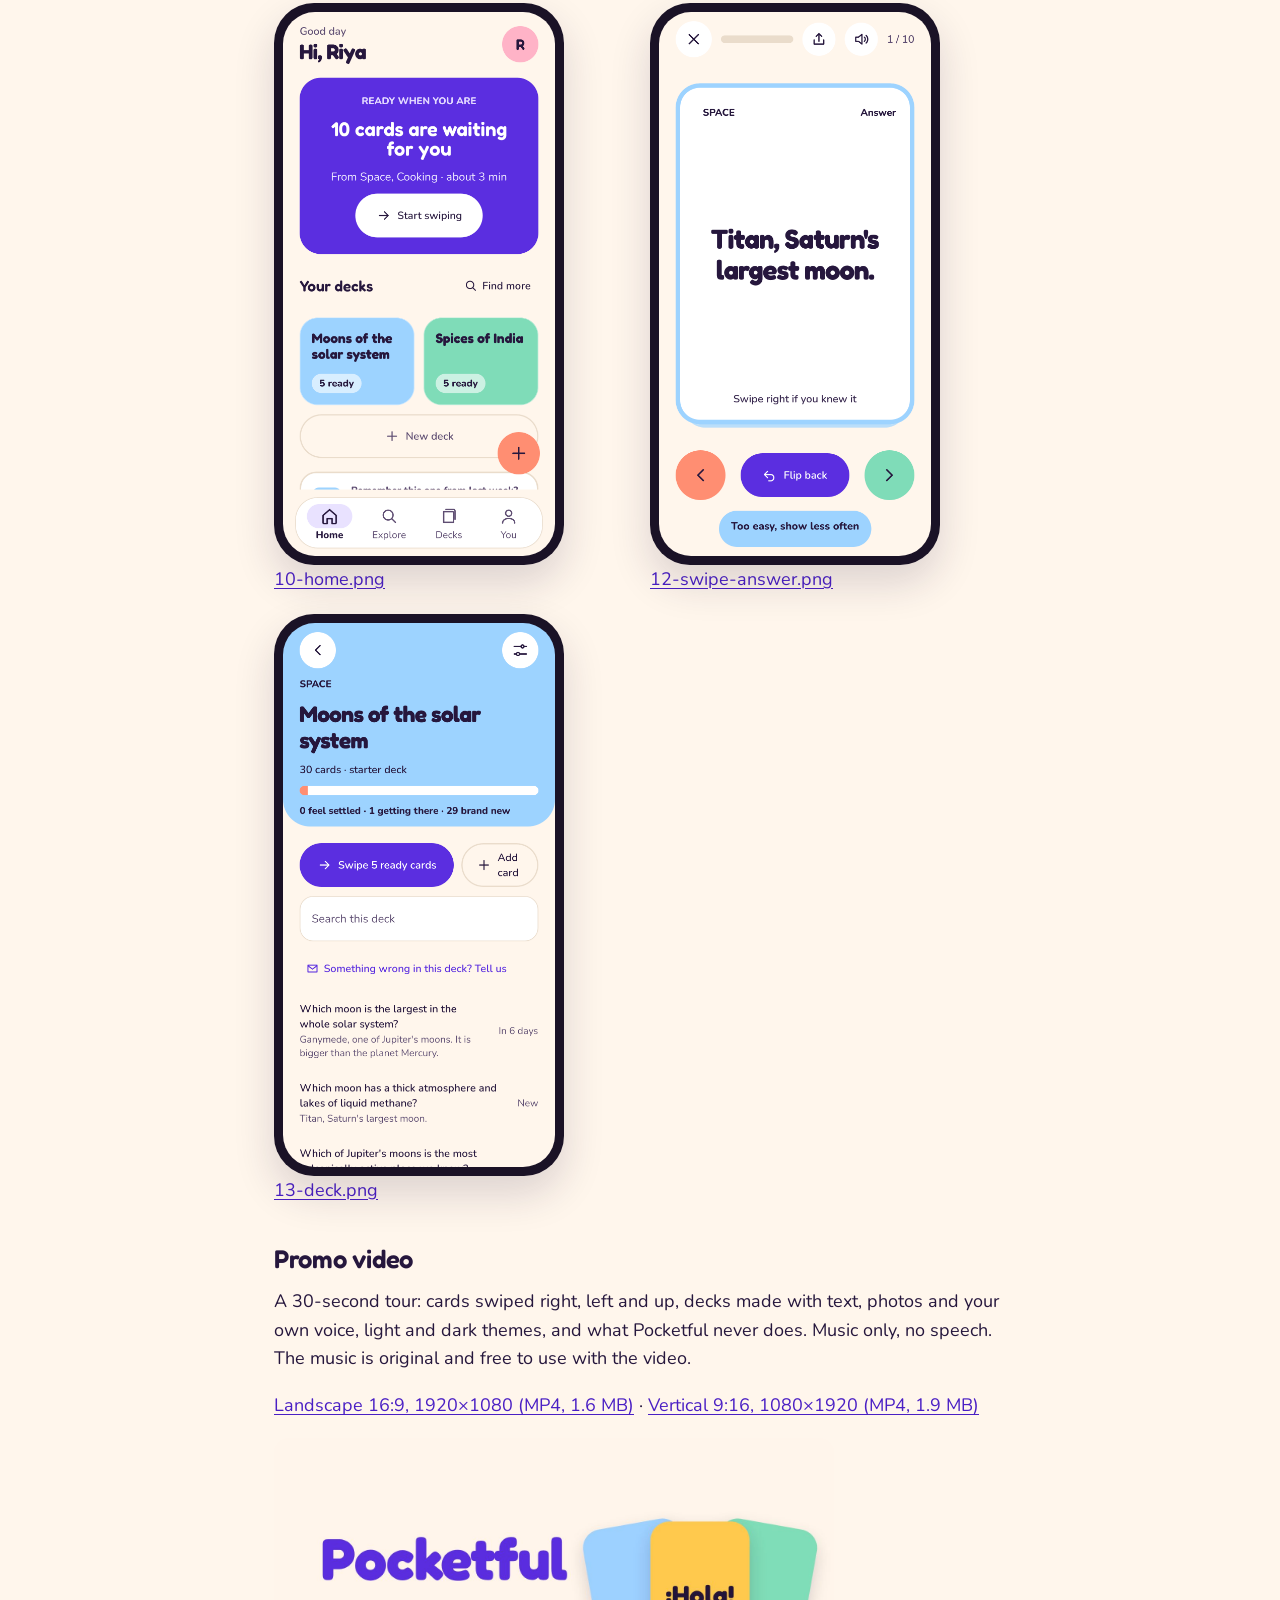
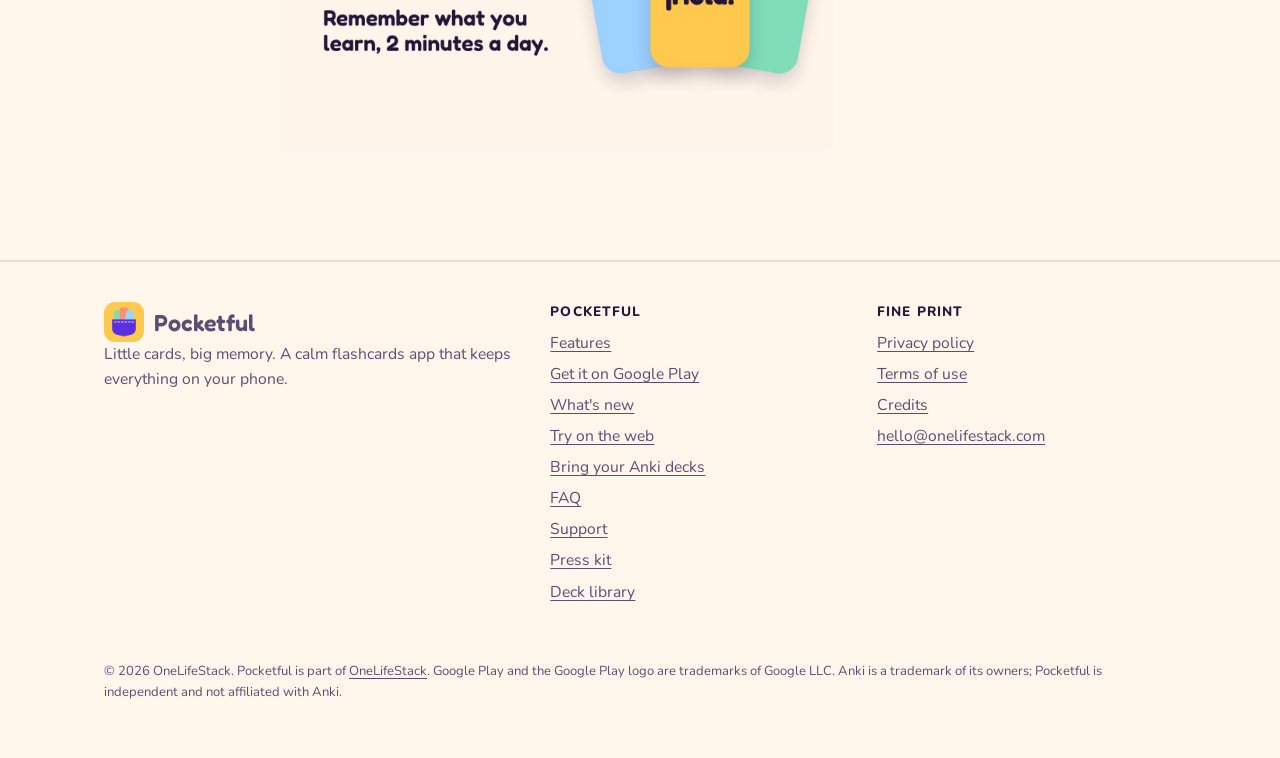
<file: press/index.html>
<!doctype html>
<html lang="en"><head><meta charset="utf-8">
<meta name="viewport" content="width=device-width, initial-scale=1">
<title>Press kit | Pocketful</title>
<meta name="description" content="Logo, colours, screenshots and video for Pocketful.">
<meta name="theme-color" content="#FFF6EC" media="(prefers-color-scheme: light)"><meta name="theme-color" content="#1A1226" media="(prefers-color-scheme: dark)">
<meta http-equiv="Content-Security-Policy" content="default-src 'self'; script-src 'self'; img-src 'self' data:; style-src 'self' 'unsafe-inline'; font-src 'self'; base-uri 'self'; form-action 'none'">
<link rel="canonical" href="https://pocketful.onelifestack.com/press/">
<link rel="icon" href="/assets/icon-32.png" sizes="32x32" type="image/png"><link rel="apple-touch-icon" href="/assets/icon-180.png">
<link rel="preload" href="/assets/fonts/fredoka-600.ttf" as="font" type="font/ttf" crossorigin><link rel="preload" href="/assets/fonts/nunito-400.woff2" as="font" type="font/woff2" crossorigin><link rel="preload" href="/assets/fonts/nunito-700.woff2" as="font" type="font/woff2" crossorigin><link rel="preload" href="/assets/fonts/nunito-800.woff2" as="font" type="font/woff2" crossorigin>
<meta property="og:type" content="website"><meta property="og:site_name" content="Pocketful"><meta property="og:title" content="Press kit | Pocketful">
<meta property="og:description" content="Logo, colours, screenshots and video for Pocketful."><meta property="og:url" content="https://pocketful.onelifestack.com/press/"><meta property="og:image" content="https://pocketful.onelifestack.com/assets/og.png">
<meta name="twitter:card" content="summary_large_image">
<link rel="stylesheet" href="/assets/site.css?v=911b59b7">
<script src="/assets/site.js?v=911b59b7" defer></script>
</head><body>
<a class="skip" href="#main">Skip to content</a>
<header class="site"><div class="wrap"><a class="brand" href="/"><img src="/assets/icon-180.png" width="40" height="40" alt="">Pocketful</a>
<nav class="main" aria-label="Main"><a href="/#features">Features</a><a href="/#how">How it works</a><a href="/#new">What's new</a><a href="/#web">On the web</a><a href="/#anki">Anki decks</a><a href="/#faq">FAQ</a><a href="/support/">Support</a><a class="btn primary nav-try" href="/app/">Try on the web</a></nav></div></header>
<main id="main">
<div class="article"><div class="wrap"><p class="crumbs"><a href="/">Home</a> / Press kit</p><h1>Press kit</h1><p>Pocketful is a free, private flashcards app for Android. For anything else, write to <a href="mailto:hello@onelifestack.com">hello@onelifestack.com</a>.</p>
<h2>In one line</h2><p>Swipe through a few flashcards a day; Pocketful brings back what you are about to forget, and keeps everything on your phone.</p>
<h2>Facts</h2><ul><li><strong>Name:</strong> Pocketful</li><li><strong>Maker:</strong> OneLifeStack</li><li><strong>Platform:</strong> Android 8.0 and newer</li><li><strong>Price:</strong> free, no ads, no purchases</li><li><strong>Audience:</strong> ages 13 and over</li><li><strong>Privacy:</strong> no account, no analytics; online only to fetch free decks, after asking</li><li><strong>Get it:</strong> <a href="https://play.google.com/store/apps/details?id=com.onelifestack.pocketful">Google Play</a>, version 1.1.0, live since 21 November 2026</li></ul>
<h2>Logo</h2><p><a href="/assets/icon-512.png" download>App icon, 512 px (PNG)</a> · <a href="/assets/feature-graphic.png" download>Feature graphic, 1024×500 (PNG)</a></p>
<p><img src="/assets/icon-192.png" width="96" height="96" alt="Pocketful app icon" style="border-radius:22px"></p>
<h2>Colours</h2><div class="swatches"><div class="swatch"><span style="background:#FFF6EC"></span><strong>Cream</strong><br><code>#FFF6EC</code></div><div class="swatch"><span style="background:#26173D"></span><strong>Ink</strong><br><code>#26173D</code></div><div class="swatch"><span style="background:#5B2EE0"></span><strong>Violet</strong><br><code>#5B2EE0</code></div><div class="swatch"><span style="background:#FFC94D"></span><strong>Yellow</strong><br><code>#FFC94D</code></div><div class="swatch"><span style="background:#FF8E72"></span><strong>Coral</strong><br><code>#FF8E72</code></div><div class="swatch"><span style="background:#9DD3FF"></span><strong>Sky</strong><br><code>#9DD3FF</code></div><div class="swatch"><span style="background:#C3B1FF"></span><strong>Lilac</strong><br><code>#C3B1FF</code></div><div class="swatch"><span style="background:#FFB3C7"></span><strong>Pink</strong><br><code>#FFB3C7</code></div><div class="swatch"><span style="background:#7FDCB8"></span><strong>Mint</strong><br><code>#7FDCB8</code></div></div><h2>Typefaces</h2><p>Fredoka for headings, Nunito for text (both open fonts, SIL Open Font License).</p>
<h2>Screenshots</h2><div class="press-grid"><figure style="margin:0"><div class="phone"><img src="/assets/shots/10-home.png" width="1080" height="2160" alt="Home screen" loading="lazy"></div><figcaption><a href="/assets/shots/10-home.png" download>10-home.png</a></figcaption></figure><figure style="margin:0"><div class="phone"><img src="/assets/shots/12-swipe-answer.png" width="1080" height="2160" alt="Card answer" loading="lazy"></div><figcaption><a href="/assets/shots/12-swipe-answer.png" download>12-swipe-answer.png</a></figcaption></figure><figure style="margin:0"><div class="phone"><img src="/assets/shots/13-deck.png" width="1080" height="2160" alt="A deck" loading="lazy"></div><figcaption><a href="/assets/shots/13-deck.png" download>13-deck.png</a></figcaption></figure></div><h2>Promo video</h2><p>A 30-second tour: cards swiped right, left and up, decks made with text, photos and your own voice, light and dark themes, and what Pocketful never does. Music only, no speech. The music is original and free to use with the video.</p><p><a href="/assets/video/pocketful-promo-16x9.mp4" download>Landscape 16:9, 1920×1080 (MP4, 1.6 MB)</a> · <a href="/assets/video/pocketful-promo-9x16.mp4" download>Vertical 9:16, 1080×1920 (MP4, 1.9 MB)</a></p>
<p><img src="/assets/video/pocketful-promo-16x9.jpg" width="1440" height="810" alt="Opening frame of the promo video: the Pocketful name beside a fan of three flashcards" loading="lazy" style="width:100%;max-width:560px;height:auto;border-radius:16px"></p></div></div>
</main>
<footer class="site"><div class="wrap">
<div><a class="brand" href="/"><img src="/assets/icon-180.png" width="40" height="40" alt="">Pocketful</a>
<p>Little cards, big memory. A calm flashcards app that keeps everything on your phone.</p></div>
<div><h2>Pocketful</h2><ul><li><a href="/#features">Features</a></li><li><a href="https://play.google.com/store/apps/details?id=com.onelifestack.pocketful">Get it on Google Play</a></li><li><a href="/#new">What's new</a></li><li><a href="/app/">Try on the web</a></li><li><a href="/#anki">Bring your Anki decks</a></li><li><a href="/#faq">FAQ</a></li><li><a href="/support/">Support</a></li><li><a href="/press/">Press kit</a></li><li><a href="/decks/">Deck library</a></li></ul></div>
<div><h2>Fine print</h2><ul><li><a href="/privacy/">Privacy policy</a></li><li><a href="/terms/">Terms of use</a></li><li><a href="/credits/">Credits</a></li><li><a href="mailto:hello@onelifestack.com">hello@onelifestack.com</a></li></ul></div>
<small>© 2026 OneLifeStack. Pocketful is part of <a href="https://onelifestack.com">OneLifeStack</a>. Google Play and the Google Play logo are trademarks of Google LLC. Anki is a trademark of its owners; Pocketful is independent and not affiliated with Anki.</small>
</div></footer></body></html>
</file>
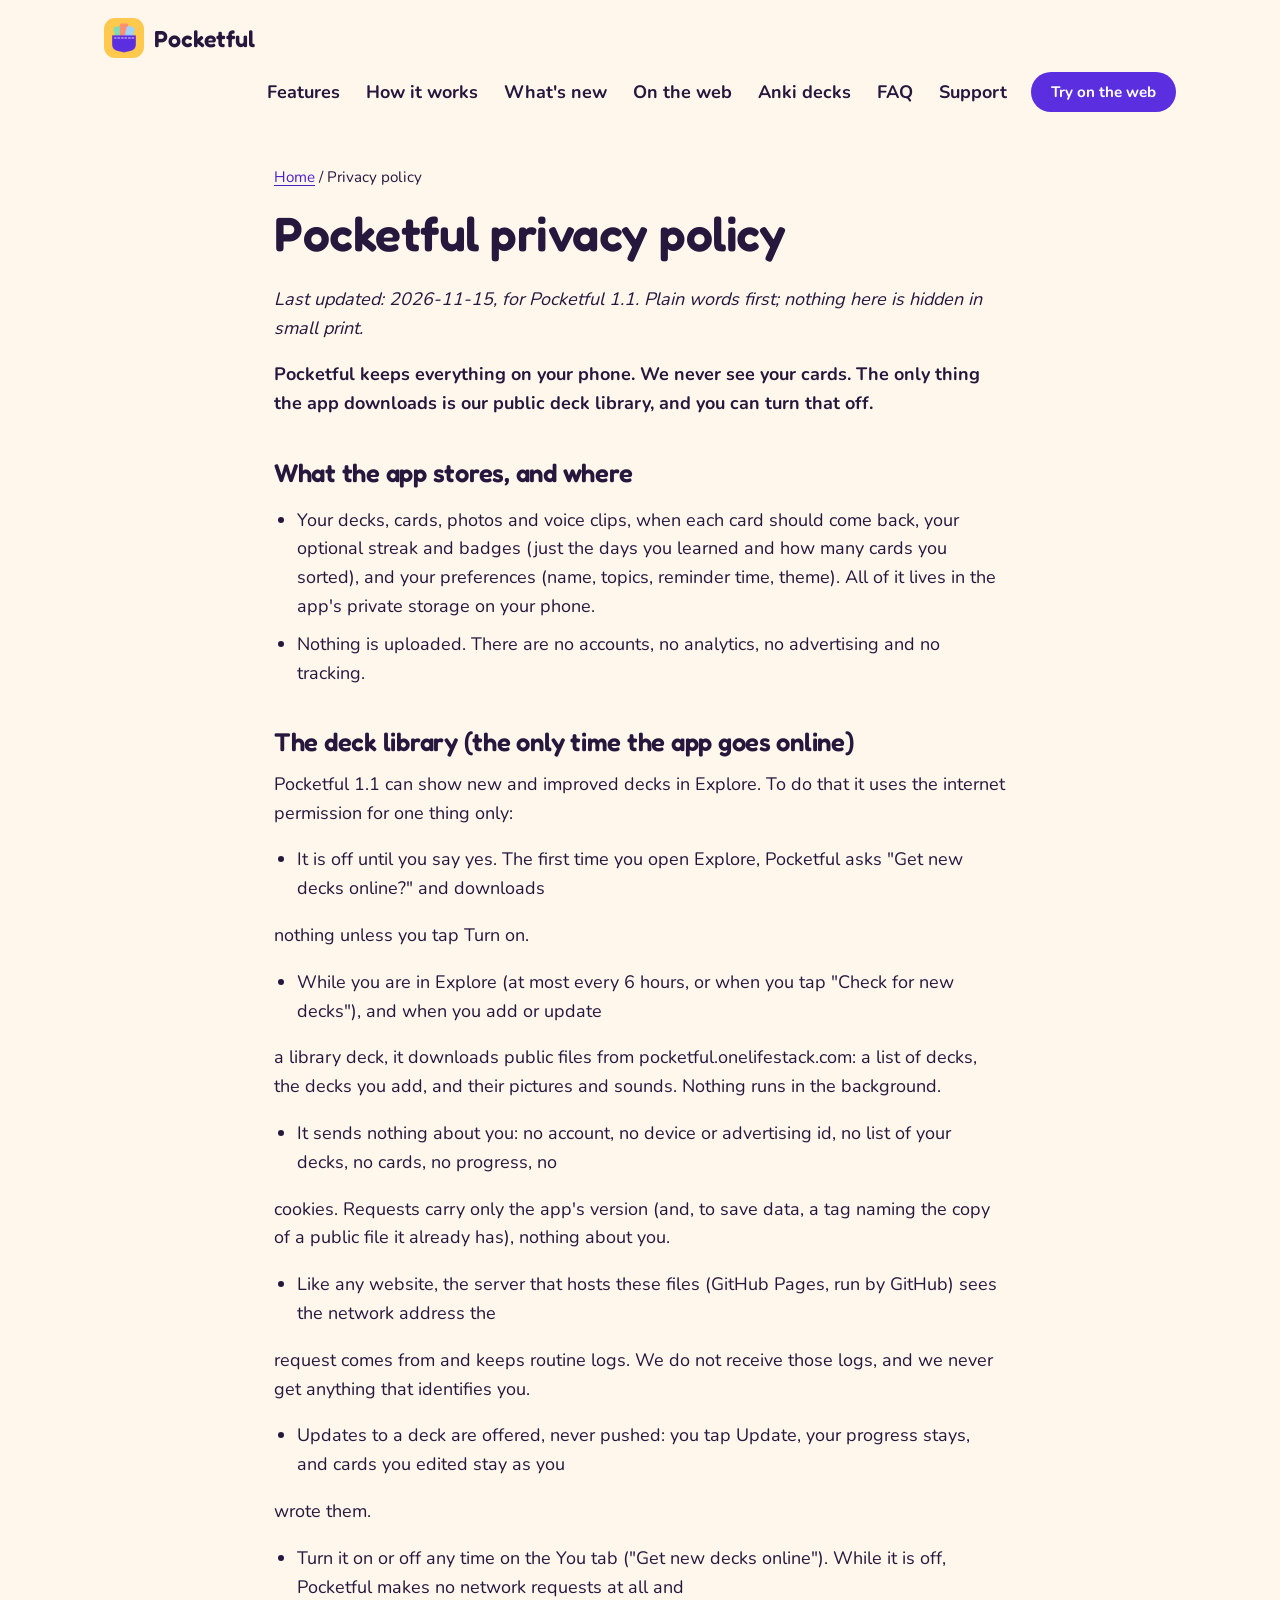
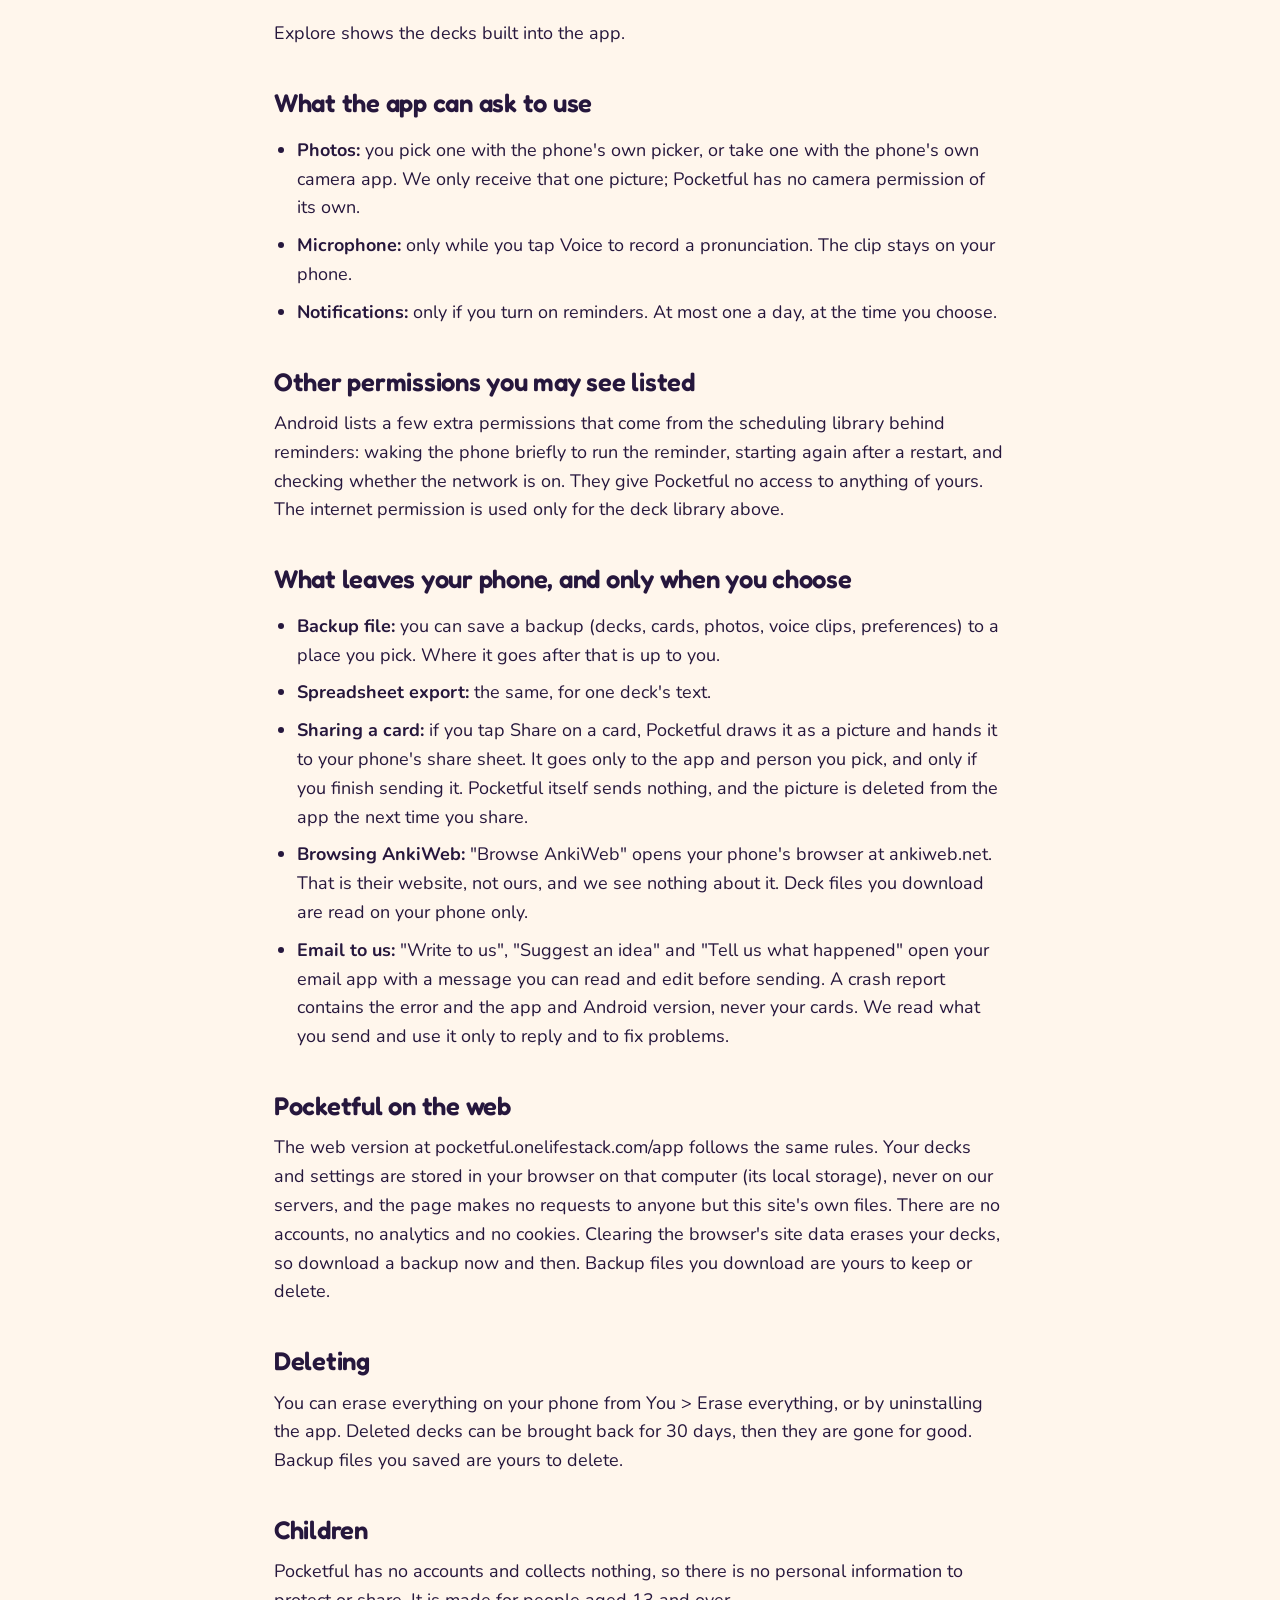
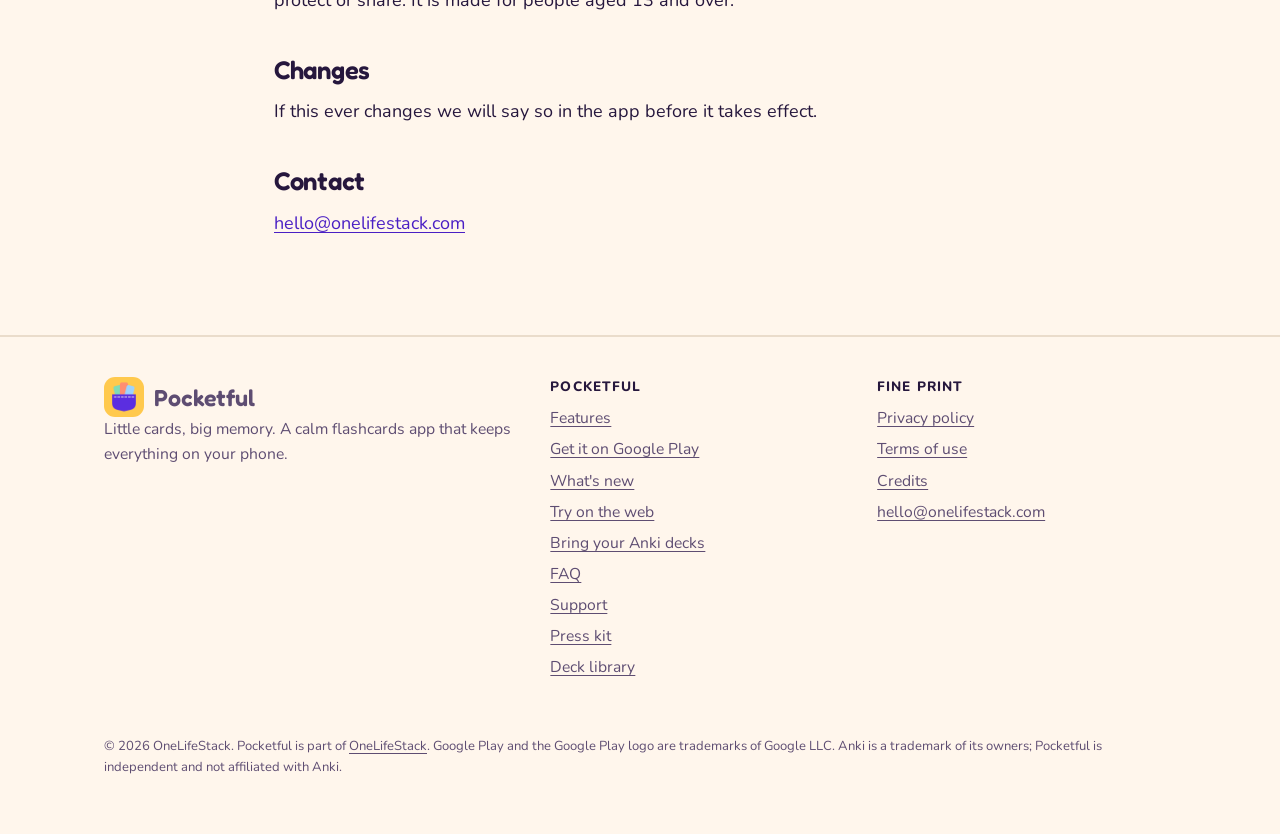
<file: privacy/index.html>
<!doctype html>
<html lang="en"><head><meta charset="utf-8">
<meta name="viewport" content="width=device-width, initial-scale=1">
<title>Privacy policy | Pocketful</title>
<meta name="description" content="Pocketful keeps everything on your phone. Read the privacy policy in plain words.">
<meta name="theme-color" content="#FFF6EC" media="(prefers-color-scheme: light)"><meta name="theme-color" content="#1A1226" media="(prefers-color-scheme: dark)">
<meta http-equiv="Content-Security-Policy" content="default-src 'self'; script-src 'self'; img-src 'self' data:; style-src 'self' 'unsafe-inline'; font-src 'self'; base-uri 'self'; form-action 'none'">
<link rel="canonical" href="https://pocketful.onelifestack.com/privacy/">
<link rel="icon" href="/assets/icon-32.png" sizes="32x32" type="image/png"><link rel="apple-touch-icon" href="/assets/icon-180.png">
<link rel="preload" href="/assets/fonts/fredoka-600.ttf" as="font" type="font/ttf" crossorigin><link rel="preload" href="/assets/fonts/nunito-400.woff2" as="font" type="font/woff2" crossorigin><link rel="preload" href="/assets/fonts/nunito-700.woff2" as="font" type="font/woff2" crossorigin><link rel="preload" href="/assets/fonts/nunito-800.woff2" as="font" type="font/woff2" crossorigin>
<meta property="og:type" content="website"><meta property="og:site_name" content="Pocketful"><meta property="og:title" content="Privacy policy | Pocketful">
<meta property="og:description" content="Pocketful keeps everything on your phone. Read the privacy policy in plain words."><meta property="og:url" content="https://pocketful.onelifestack.com/privacy/"><meta property="og:image" content="https://pocketful.onelifestack.com/assets/og.png">
<meta name="twitter:card" content="summary_large_image">
<link rel="stylesheet" href="/assets/site.css?v=911b59b7">
<script src="/assets/site.js?v=911b59b7" defer></script>
</head><body>
<a class="skip" href="#main">Skip to content</a>
<header class="site"><div class="wrap"><a class="brand" href="/"><img src="/assets/icon-180.png" width="40" height="40" alt="">Pocketful</a>
<nav class="main" aria-label="Main"><a href="/#features">Features</a><a href="/#how">How it works</a><a href="/#new">What's new</a><a href="/#web">On the web</a><a href="/#anki">Anki decks</a><a href="/#faq">FAQ</a><a href="/support/">Support</a><a class="btn primary nav-try" href="/app/">Try on the web</a></nav></div></header>
<main id="main">
<div class="article"><div class="wrap"><p class="crumbs"><a href="/">Home</a> / Privacy policy</p><h1>Pocketful privacy policy</h1>
<p><em>Last updated: 2026-11-15, for Pocketful 1.1. Plain words first; nothing here is hidden in small print.</em></p>
<p><strong>Pocketful keeps everything on your phone. We never see your cards. The only thing the app downloads is our public deck library, and you can turn that off.</strong></p>
<h2>What the app stores, and where</h2>
<ul><li>Your decks, cards, photos and voice clips, when each card should come back, your optional streak and badges (just the days you learned and how many cards you sorted), and your preferences (name, topics, reminder time, theme). All of it lives in the app's private storage on your phone.</li><li>Nothing is uploaded. There are no accounts, no analytics, no advertising and no tracking.</li></ul>
<h2>The deck library (the only time the app goes online)</h2>
<p>Pocketful 1.1 can show new and improved decks in Explore. To do that it uses the internet permission for one thing only:</p>
<ul><li>It is off until you say yes. The first time you open Explore, Pocketful asks "Get new decks online?" and downloads</li></ul>
<p>nothing unless you tap Turn on.</p>
<ul><li>While you are in Explore (at most every 6 hours, or when you tap "Check for new decks"), and when you add or update</li></ul>
<p>a library deck, it downloads public files from pocketful.onelifestack.com: a list of decks, the decks you add, and their pictures and sounds. Nothing runs in the background.</p>
<ul><li>It sends nothing about you: no account, no device or advertising id, no list of your decks, no cards, no progress, no</li></ul>
<p>cookies. Requests carry only the app's version (and, to save data, a tag naming the copy of a public file it already has), nothing about you.</p>
<ul><li>Like any website, the server that hosts these files (GitHub Pages, run by GitHub) sees the network address the</li></ul>
<p>request comes from and keeps routine logs. We do not receive those logs, and we never get anything that identifies you.</p>
<ul><li>Updates to a deck are offered, never pushed: you tap Update, your progress stays, and cards you edited stay as you</li></ul>
<p>wrote them.</p>
<ul><li>Turn it on or off any time on the You tab ("Get new decks online"). While it is off, Pocketful makes no network requests at all and</li></ul>
<p>Explore shows the decks built into the app.</p>
<h2>What the app can ask to use</h2>
<ul><li><strong>Photos:</strong> you pick one with the phone's own picker, or take one with the phone's own camera app. We only receive that one picture; Pocketful has no camera permission of its own.</li><li><strong>Microphone:</strong> only while you tap Voice to record a pronunciation. The clip stays on your phone.</li><li><strong>Notifications:</strong> only if you turn on reminders. At most one a day, at the time you choose.</li></ul>
<h2>Other permissions you may see listed</h2>
<p>Android lists a few extra permissions that come from the scheduling library behind reminders: waking the phone briefly to run the reminder, starting again after a restart, and checking whether the network is on. They give Pocketful no access to anything of yours. The internet permission is used only for the deck library above.</p>
<h2>What leaves your phone, and only when you choose</h2>
<ul><li><strong>Backup file:</strong> you can save a backup (decks, cards, photos, voice clips, preferences) to a place you pick. Where it goes after that is up to you.</li><li><strong>Spreadsheet export:</strong> the same, for one deck's text.</li><li><strong>Sharing a card:</strong> if you tap Share on a card, Pocketful draws it as a picture and hands it to your phone's share sheet. It goes only to the app and person you pick, and only if you finish sending it. Pocketful itself sends nothing, and the picture is deleted from the app the next time you share.</li><li><strong>Browsing AnkiWeb:</strong> "Browse AnkiWeb" opens your phone's browser at ankiweb.net. That is their website, not ours, and we see nothing about it. Deck files you download are read on your phone only.</li><li><strong>Email to us:</strong> "Write to us", "Suggest an idea" and "Tell us what happened" open your email app with a message you can read and edit before sending. A crash report contains the error and the app and Android version, never your cards. We read what you send and use it only to reply and to fix problems.</li></ul>
<h2>Pocketful on the web</h2>
<p>The web version at pocketful.onelifestack.com/app follows the same rules. Your decks and settings are stored in your browser on that computer (its local storage), never on our servers, and the page makes no requests to anyone but this site's own files. There are no accounts, no analytics and no cookies. Clearing the browser's site data erases your decks, so download a backup now and then. Backup files you download are yours to keep or delete.</p>
<h2>Deleting</h2>
<p>You can erase everything on your phone from You &gt; Erase everything, or by uninstalling the app. Deleted decks can be brought back for 30 days, then they are gone for good. Backup files you saved are yours to delete.</p>
<h2>Children</h2>
<p>Pocketful has no accounts and collects nothing, so there is no personal information to protect or share. It is made for people aged 13 and over.</p>
<h2>Changes</h2>
<p>If this ever changes we will say so in the app before it takes effect.</p>
<h2>Contact</h2>
<p><a href="mailto:hello@onelifestack.com">hello@onelifestack.com</a></p></div></div>
</main>
<footer class="site"><div class="wrap">
<div><a class="brand" href="/"><img src="/assets/icon-180.png" width="40" height="40" alt="">Pocketful</a>
<p>Little cards, big memory. A calm flashcards app that keeps everything on your phone.</p></div>
<div><h2>Pocketful</h2><ul><li><a href="/#features">Features</a></li><li><a href="https://play.google.com/store/apps/details?id=com.onelifestack.pocketful">Get it on Google Play</a></li><li><a href="/#new">What's new</a></li><li><a href="/app/">Try on the web</a></li><li><a href="/#anki">Bring your Anki decks</a></li><li><a href="/#faq">FAQ</a></li><li><a href="/support/">Support</a></li><li><a href="/press/">Press kit</a></li><li><a href="/decks/">Deck library</a></li></ul></div>
<div><h2>Fine print</h2><ul><li><a href="/privacy/">Privacy policy</a></li><li><a href="/terms/">Terms of use</a></li><li><a href="/credits/">Credits</a></li><li><a href="mailto:hello@onelifestack.com">hello@onelifestack.com</a></li></ul></div>
<small>© 2026 OneLifeStack. Pocketful is part of <a href="https://onelifestack.com">OneLifeStack</a>. Google Play and the Google Play logo are trademarks of Google LLC. Anki is a trademark of its owners; Pocketful is independent and not affiliated with Anki.</small>
</div></footer></body></html>
</file>
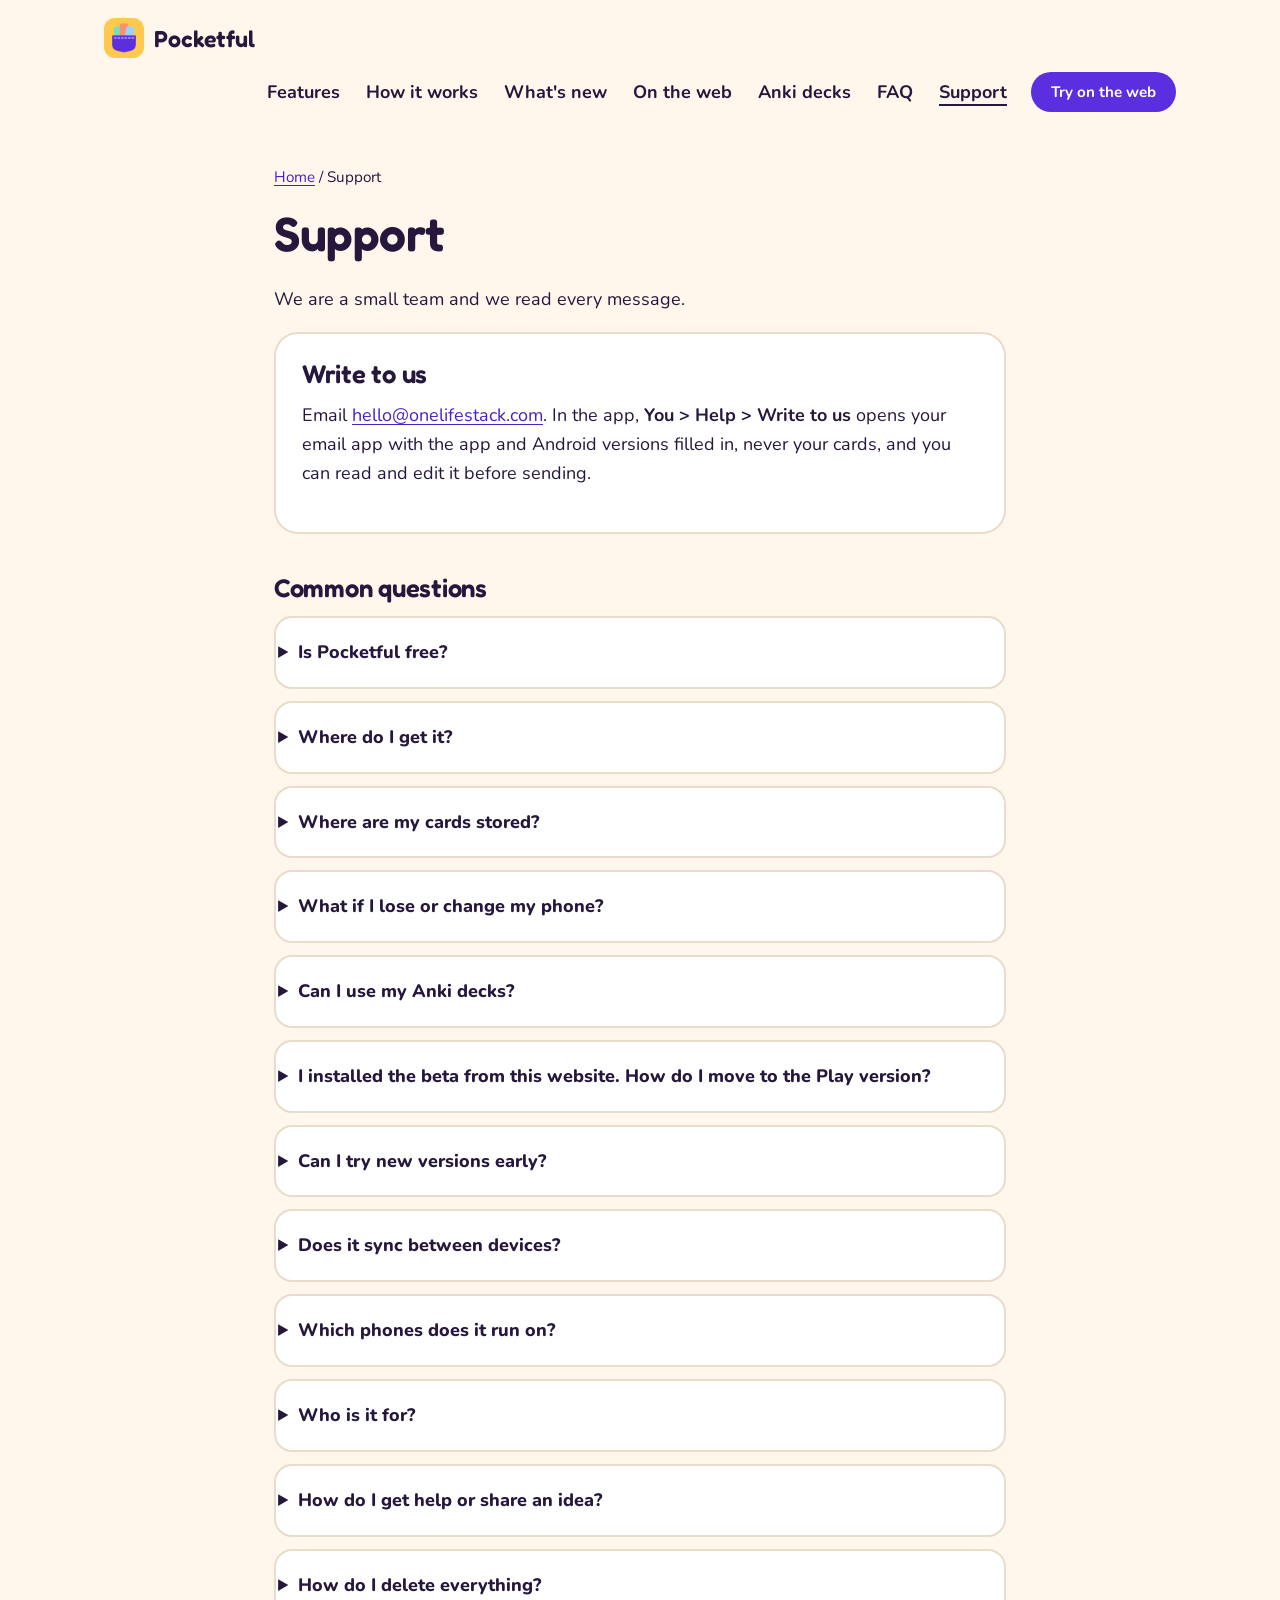
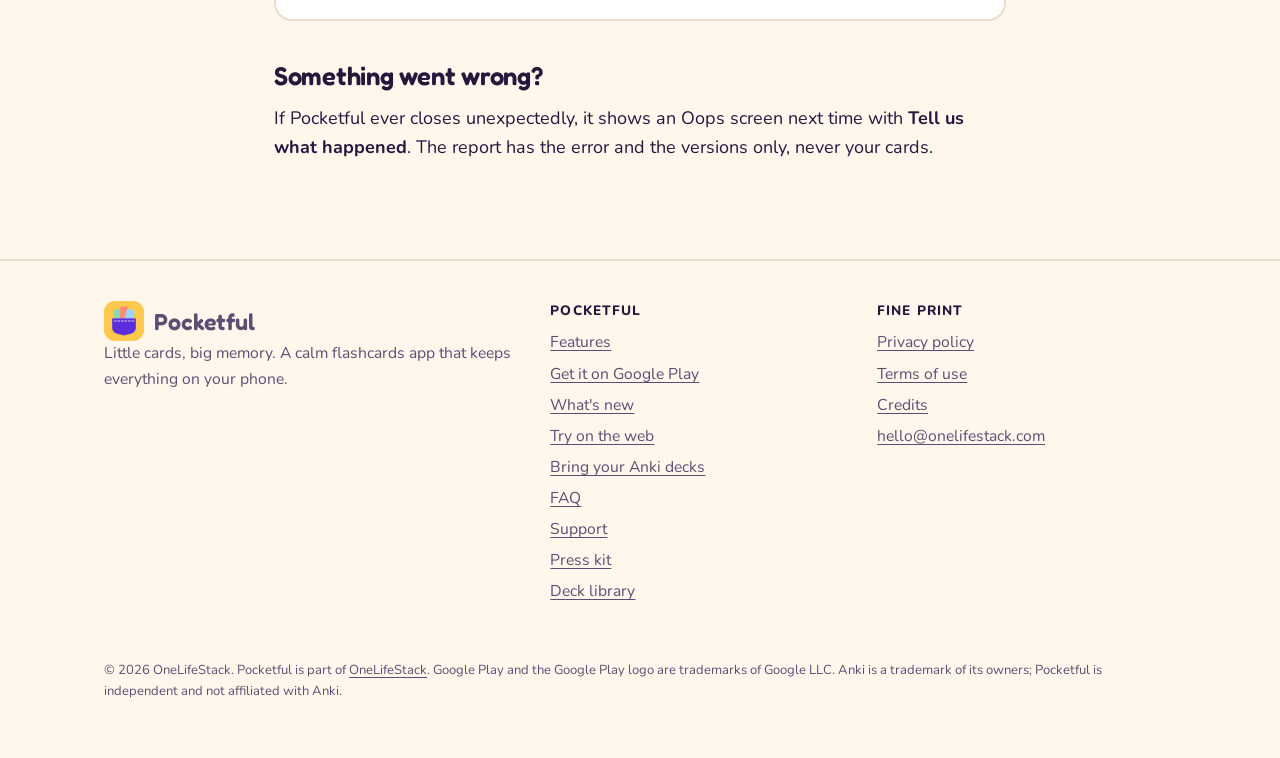
<file: support/index.html>
<!doctype html>
<html lang="en"><head><meta charset="utf-8">
<meta name="viewport" content="width=device-width, initial-scale=1">
<title>Support | Pocketful</title>
<meta name="description" content="Get help with Pocketful or send an idea.">
<meta name="theme-color" content="#FFF6EC" media="(prefers-color-scheme: light)"><meta name="theme-color" content="#1A1226" media="(prefers-color-scheme: dark)">
<meta http-equiv="Content-Security-Policy" content="default-src 'self'; script-src 'self'; img-src 'self' data:; style-src 'self' 'unsafe-inline'; font-src 'self'; base-uri 'self'; form-action 'none'">
<link rel="canonical" href="https://pocketful.onelifestack.com/support/">
<link rel="icon" href="/assets/icon-32.png" sizes="32x32" type="image/png"><link rel="apple-touch-icon" href="/assets/icon-180.png">
<link rel="preload" href="/assets/fonts/fredoka-600.ttf" as="font" type="font/ttf" crossorigin><link rel="preload" href="/assets/fonts/nunito-400.woff2" as="font" type="font/woff2" crossorigin><link rel="preload" href="/assets/fonts/nunito-700.woff2" as="font" type="font/woff2" crossorigin><link rel="preload" href="/assets/fonts/nunito-800.woff2" as="font" type="font/woff2" crossorigin>
<meta property="og:type" content="website"><meta property="og:site_name" content="Pocketful"><meta property="og:title" content="Support | Pocketful">
<meta property="og:description" content="Get help with Pocketful or send an idea."><meta property="og:url" content="https://pocketful.onelifestack.com/support/"><meta property="og:image" content="https://pocketful.onelifestack.com/assets/og.png">
<meta name="twitter:card" content="summary_large_image">
<link rel="stylesheet" href="/assets/site.css?v=911b59b7">
<script src="/assets/site.js?v=911b59b7" defer></script>
</head><body>
<a class="skip" href="#main">Skip to content</a>
<header class="site"><div class="wrap"><a class="brand" href="/"><img src="/assets/icon-180.png" width="40" height="40" alt="">Pocketful</a>
<nav class="main" aria-label="Main"><a href="/#features">Features</a><a href="/#how">How it works</a><a href="/#new">What's new</a><a href="/#web">On the web</a><a href="/#anki">Anki decks</a><a href="/#faq">FAQ</a><a href="/support/" aria-current="page">Support</a><a class="btn primary nav-try" href="/app/">Try on the web</a></nav></div></header>
<main id="main">
<div class="article"><div class="wrap"><p class="crumbs"><a href="/">Home</a> / Support</p><h1>Support</h1><p>We are a small team and we read every message.</p>
<div class="panel"><h2 style="margin-top:0">Write to us</h2><p>Email <a href="mailto:hello@onelifestack.com">hello@onelifestack.com</a>. In the app, <strong>You &gt; Help &gt; Write to us</strong> opens your email app with the app and Android versions filled in, never your cards, and you can read and edit it before sending.</p></div>
<h2>Common questions</h2><details><summary>Is Pocketful free?</summary><p>Yes. There are no ads, no subscriptions and nothing to buy.</p></details><details><summary>Where do I get it?</summary><p>From <a href="https://play.google.com/store/apps/details?id=com.onelifestack.pocketful">Google Play</a>. It needs Android 8.0 or newer. On a laptop, you can also <a href="/app/">use it in your browser</a>.</p></details><details><summary>Where are my cards stored?</summary><p>Only on your phone, in the app's private storage. There is no account and no cloud. We run no servers for Pocketful, so we cannot see your cards.</p></details><details><summary>What if I lose or change my phone?</summary><p>Use You > Back up to a file to save everything, photos and voice clips included, to a place you choose. On the new phone, tap "Coming from another phone?" and pick that file.</p></details><details><summary>Can I use my Anki decks?</summary><p>Yes. Download a deck (an .apkg file) from AnkiWeb or anywhere else, then open it with Pocketful or choose Import > An Anki deck file. Text, pictures and sounds come across; cloze cards are split into questions.</p></details><details><summary>I installed the beta from this website. How do I move to the Play version?</summary><p>The beta was signed with a different key, so Google Play cannot update it. In the beta, save a backup (You > Back up to a file), uninstall the beta, install Pocketful from Google Play, then tap "Coming from another phone?" on the Welcome screen (or You > Restore from a file) and pick your backup. Photos and voice clips come with it.</p></details><details><summary>Can I try new versions early?</summary><p>Yes. Join the <a href="https://groups.google.com/g/pocketful-testers">Pocketful testers group</a> with your Play account, then tap Become a tester on the <a href="https://play.google.com/apps/testing/com.onelifestack.pocketful">testing page</a>. Play then sends you new versions before everyone else. You can leave the same way at any time.</p></details><details><summary>Does it sync between devices?</summary><p>Not in this version. Nothing leaves your phone unless you save a backup file.</p></details><details><summary>Which phones does it run on?</summary><p>Android 8.0 (Oreo) and newer.</p></details><details><summary>Who is it for?</summary><p>Anyone aged 13 and over who wants to learn words, facts or anything else, a few minutes at a time.</p></details><details><summary>How do I get help or share an idea?</summary><p>Open You > Help in the app, or write to <a href="mailto:hello@onelifestack.com">hello@onelifestack.com</a>.</p></details><details><summary>How do I delete everything?</summary><p>You > Erase everything in the app, or just uninstall it. There is nothing to delete anywhere else.</p></details><h2>Something went wrong?</h2><p>If Pocketful ever closes unexpectedly, it shows an Oops screen next time with <strong>Tell us what happened</strong>. The report has the error and the versions only, never your cards.</p></div></div>
</main>
<footer class="site"><div class="wrap">
<div><a class="brand" href="/"><img src="/assets/icon-180.png" width="40" height="40" alt="">Pocketful</a>
<p>Little cards, big memory. A calm flashcards app that keeps everything on your phone.</p></div>
<div><h2>Pocketful</h2><ul><li><a href="/#features">Features</a></li><li><a href="https://play.google.com/store/apps/details?id=com.onelifestack.pocketful">Get it on Google Play</a></li><li><a href="/#new">What's new</a></li><li><a href="/app/">Try on the web</a></li><li><a href="/#anki">Bring your Anki decks</a></li><li><a href="/#faq">FAQ</a></li><li><a href="/support/">Support</a></li><li><a href="/press/">Press kit</a></li><li><a href="/decks/">Deck library</a></li></ul></div>
<div><h2>Fine print</h2><ul><li><a href="/privacy/">Privacy policy</a></li><li><a href="/terms/">Terms of use</a></li><li><a href="/credits/">Credits</a></li><li><a href="mailto:hello@onelifestack.com">hello@onelifestack.com</a></li></ul></div>
<small>© 2026 OneLifeStack. Pocketful is part of <a href="https://onelifestack.com">OneLifeStack</a>. Google Play and the Google Play logo are trademarks of Google LLC. Anki is a trademark of its owners; Pocketful is independent and not affiliated with Anki.</small>
</div></footer></body></html>
</file>
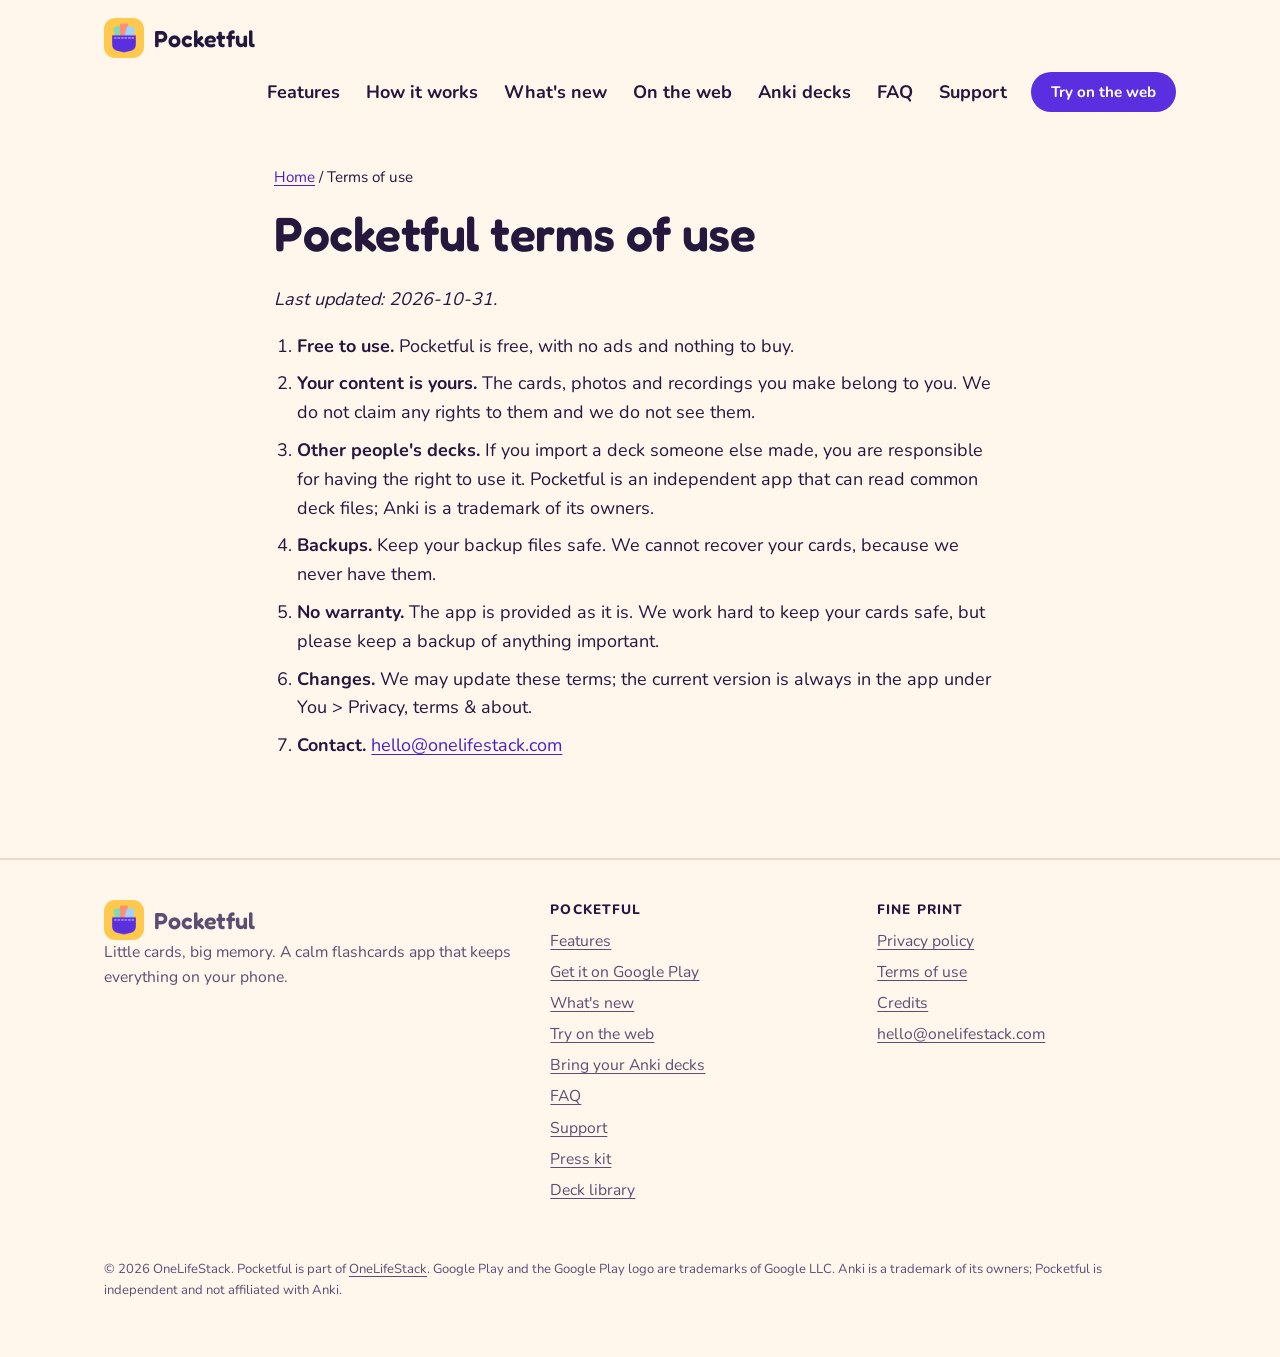
<file: terms/index.html>
<!doctype html>
<html lang="en"><head><meta charset="utf-8">
<meta name="viewport" content="width=device-width, initial-scale=1">
<title>Terms of use | Pocketful</title>
<meta name="description" content="The terms for using Pocketful.">
<meta name="theme-color" content="#FFF6EC" media="(prefers-color-scheme: light)"><meta name="theme-color" content="#1A1226" media="(prefers-color-scheme: dark)">
<meta http-equiv="Content-Security-Policy" content="default-src 'self'; script-src 'self'; img-src 'self' data:; style-src 'self' 'unsafe-inline'; font-src 'self'; base-uri 'self'; form-action 'none'">
<link rel="canonical" href="https://pocketful.onelifestack.com/terms/">
<link rel="icon" href="/assets/icon-32.png" sizes="32x32" type="image/png"><link rel="apple-touch-icon" href="/assets/icon-180.png">
<link rel="preload" href="/assets/fonts/fredoka-600.ttf" as="font" type="font/ttf" crossorigin><link rel="preload" href="/assets/fonts/nunito-400.woff2" as="font" type="font/woff2" crossorigin><link rel="preload" href="/assets/fonts/nunito-700.woff2" as="font" type="font/woff2" crossorigin><link rel="preload" href="/assets/fonts/nunito-800.woff2" as="font" type="font/woff2" crossorigin>
<meta property="og:type" content="website"><meta property="og:site_name" content="Pocketful"><meta property="og:title" content="Terms of use | Pocketful">
<meta property="og:description" content="The terms for using Pocketful."><meta property="og:url" content="https://pocketful.onelifestack.com/terms/"><meta property="og:image" content="https://pocketful.onelifestack.com/assets/og.png">
<meta name="twitter:card" content="summary_large_image">
<link rel="stylesheet" href="/assets/site.css?v=911b59b7">
<script src="/assets/site.js?v=911b59b7" defer></script>
</head><body>
<a class="skip" href="#main">Skip to content</a>
<header class="site"><div class="wrap"><a class="brand" href="/"><img src="/assets/icon-180.png" width="40" height="40" alt="">Pocketful</a>
<nav class="main" aria-label="Main"><a href="/#features">Features</a><a href="/#how">How it works</a><a href="/#new">What's new</a><a href="/#web">On the web</a><a href="/#anki">Anki decks</a><a href="/#faq">FAQ</a><a href="/support/">Support</a><a class="btn primary nav-try" href="/app/">Try on the web</a></nav></div></header>
<main id="main">
<div class="article"><div class="wrap"><p class="crumbs"><a href="/">Home</a> / Terms of use</p><h1>Pocketful terms of use</h1>
<p><em>Last updated: 2026-10-31.</em></p>
<ol><li><strong>Free to use.</strong> Pocketful is free, with no ads and nothing to buy.</li><li><strong>Your content is yours.</strong> The cards, photos and recordings you make belong to you. We do not claim any rights to them and we do not see them.</li><li><strong>Other people's decks.</strong> If you import a deck someone else made, you are responsible for having the right to use it. Pocketful is an independent app that can read common deck files; Anki is a trademark of its owners.</li><li><strong>Backups.</strong> Keep your backup files safe. We cannot recover your cards, because we never have them.</li><li><strong>No warranty.</strong> The app is provided as it is. We work hard to keep your cards safe, but please keep a backup of anything important.</li><li><strong>Changes.</strong> We may update these terms; the current version is always in the app under You &gt; Privacy, terms &amp; about.</li><li><strong>Contact.</strong> <a href="mailto:hello@onelifestack.com">hello@onelifestack.com</a></li></ol></div></div>
</main>
<footer class="site"><div class="wrap">
<div><a class="brand" href="/"><img src="/assets/icon-180.png" width="40" height="40" alt="">Pocketful</a>
<p>Little cards, big memory. A calm flashcards app that keeps everything on your phone.</p></div>
<div><h2>Pocketful</h2><ul><li><a href="/#features">Features</a></li><li><a href="https://play.google.com/store/apps/details?id=com.onelifestack.pocketful">Get it on Google Play</a></li><li><a href="/#new">What's new</a></li><li><a href="/app/">Try on the web</a></li><li><a href="/#anki">Bring your Anki decks</a></li><li><a href="/#faq">FAQ</a></li><li><a href="/support/">Support</a></li><li><a href="/press/">Press kit</a></li><li><a href="/decks/">Deck library</a></li></ul></div>
<div><h2>Fine print</h2><ul><li><a href="/privacy/">Privacy policy</a></li><li><a href="/terms/">Terms of use</a></li><li><a href="/credits/">Credits</a></li><li><a href="mailto:hello@onelifestack.com">hello@onelifestack.com</a></li></ul></div>
<small>© 2026 OneLifeStack. Pocketful is part of <a href="https://onelifestack.com">OneLifeStack</a>. Google Play and the Google Play logo are trademarks of Google LLC. Anki is a trademark of its owners; Pocketful is independent and not affiliated with Anki.</small>
</div></footer></body></html>
</file>
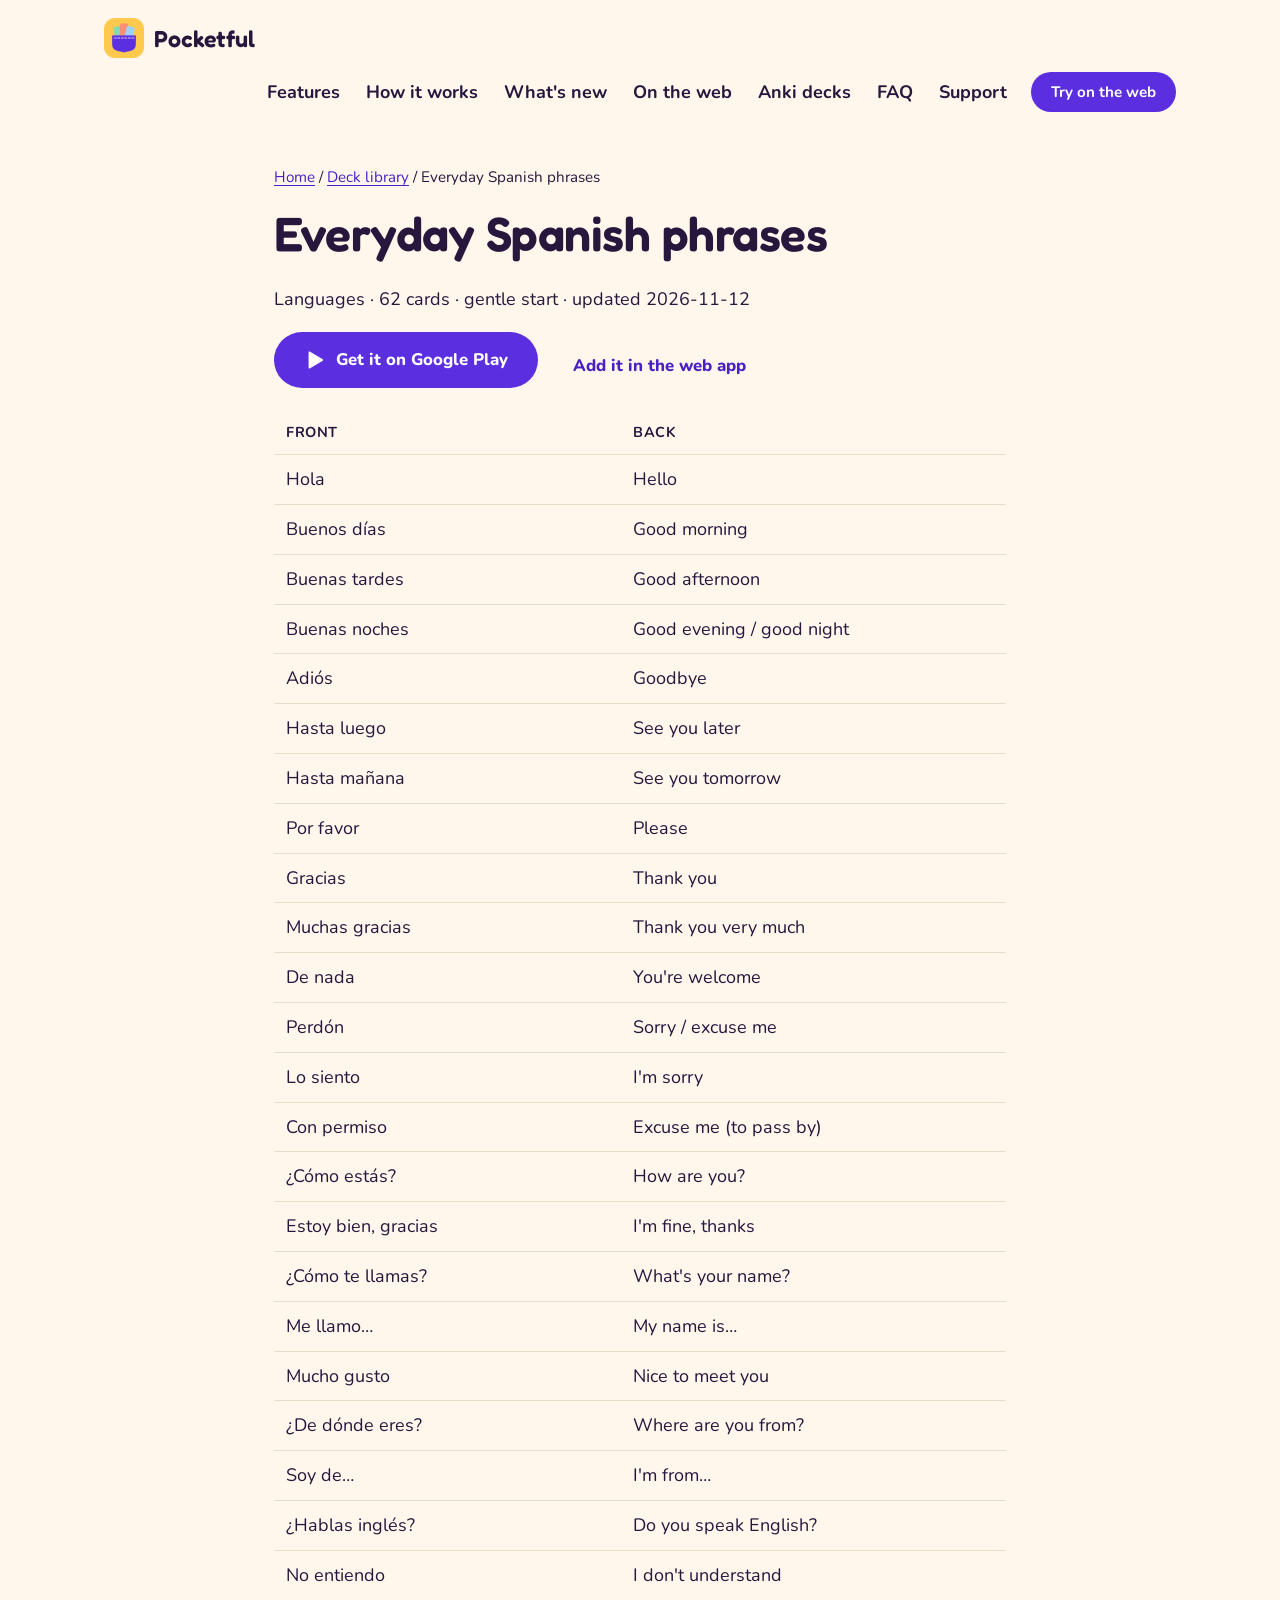
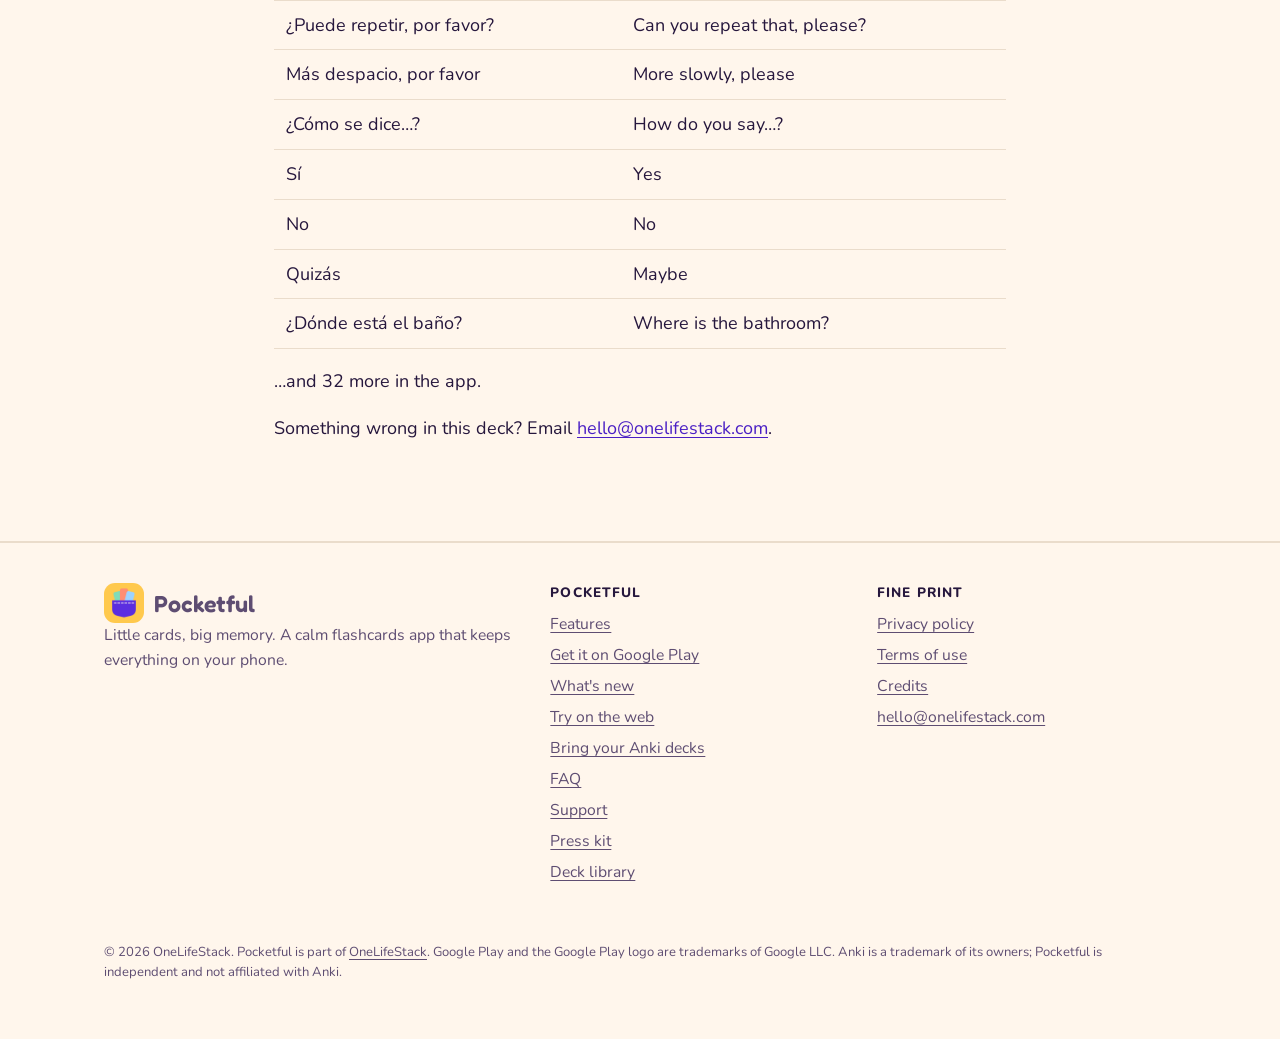
<file: decks/everyday-spanish/index.html>
<!doctype html>
<html lang="en"><head><meta charset="utf-8">
<meta name="viewport" content="width=device-width, initial-scale=1">
<title>Everyday Spanish phrases | Pocketful</title>
<meta name="description" content="62 cards of free flashcards for Pocketful: Everyday Spanish phrases.">
<meta name="theme-color" content="#FFF6EC" media="(prefers-color-scheme: light)"><meta name="theme-color" content="#1A1226" media="(prefers-color-scheme: dark)">
<meta http-equiv="Content-Security-Policy" content="default-src 'self'; script-src 'self'; img-src 'self' data:; style-src 'self' 'unsafe-inline'; font-src 'self'; base-uri 'self'; form-action 'none'">
<link rel="canonical" href="https://pocketful.onelifestack.com/decks/everyday-spanish/">
<link rel="icon" href="/assets/icon-32.png" sizes="32x32" type="image/png"><link rel="apple-touch-icon" href="/assets/icon-180.png">
<link rel="preload" href="/assets/fonts/fredoka-600.ttf" as="font" type="font/ttf" crossorigin><link rel="preload" href="/assets/fonts/nunito-400.woff2" as="font" type="font/woff2" crossorigin><link rel="preload" href="/assets/fonts/nunito-700.woff2" as="font" type="font/woff2" crossorigin><link rel="preload" href="/assets/fonts/nunito-800.woff2" as="font" type="font/woff2" crossorigin>
<meta property="og:type" content="website"><meta property="og:site_name" content="Pocketful"><meta property="og:title" content="Everyday Spanish phrases | Pocketful">
<meta property="og:description" content="62 cards of free flashcards for Pocketful: Everyday Spanish phrases."><meta property="og:url" content="https://pocketful.onelifestack.com/decks/everyday-spanish/"><meta property="og:image" content="https://pocketful.onelifestack.com/assets/og.png">
<meta name="twitter:card" content="summary_large_image">
<link rel="stylesheet" href="/assets/site.css?v=911b59b7">
<script src="/assets/site.js?v=911b59b7" defer></script>
</head><body>
<a class="skip" href="#main">Skip to content</a>
<header class="site"><div class="wrap"><a class="brand" href="/"><img src="/assets/icon-180.png" width="40" height="40" alt="">Pocketful</a>
<nav class="main" aria-label="Main"><a href="/#features">Features</a><a href="/#how">How it works</a><a href="/#new">What's new</a><a href="/#web">On the web</a><a href="/#anki">Anki decks</a><a href="/#faq">FAQ</a><a href="/support/">Support</a><a class="btn primary nav-try" href="/app/">Try on the web</a></nav></div></header>
<main id="main">
<div class="article"><div class="wrap"><p class="crumbs"><a href="/">Home</a> / <a href="/decks/">Deck library</a> / Everyday Spanish phrases</p><h1>Everyday Spanish phrases</h1><p>Languages · 62 cards · gentle start · updated 2026-11-12</p>
<p><a class="btn primary" href="https://play.google.com/store/apps/details?id=com.onelifestack.pocketful"><svg class="ico" width="22" height="22" viewBox="0 0 24 24" fill="currentColor" aria-hidden="true"><path d="M5 3.5v17a.8.8 0 0 0 1.2.7l14.3-8.5a.8.8 0 0 0 0-1.4L6.2 2.8A.8.8 0 0 0 5 3.5z"/></svg>Get it on Google Play</a> <a class="btn" href="/app/#/import">Add it in the web app</a></p>
<table class="cards"><thead><tr><th scope="col">Front</th><th scope="col">Back</th></tr></thead><tbody><tr><td>Hola</td><td>Hello</td></tr><tr><td>Buenos días</td><td>Good morning</td></tr><tr><td>Buenas tardes</td><td>Good afternoon</td></tr><tr><td>Buenas noches</td><td>Good evening / good night</td></tr><tr><td>Adiós</td><td>Goodbye</td></tr><tr><td>Hasta luego</td><td>See you later</td></tr><tr><td>Hasta mañana</td><td>See you tomorrow</td></tr><tr><td>Por favor</td><td>Please</td></tr><tr><td>Gracias</td><td>Thank you</td></tr><tr><td>Muchas gracias</td><td>Thank you very much</td></tr><tr><td>De nada</td><td>You&#x27;re welcome</td></tr><tr><td>Perdón</td><td>Sorry / excuse me</td></tr><tr><td>Lo siento</td><td>I&#x27;m sorry</td></tr><tr><td>Con permiso</td><td>Excuse me (to pass by)</td></tr><tr><td>¿Cómo estás?</td><td>How are you?</td></tr><tr><td>Estoy bien, gracias</td><td>I&#x27;m fine, thanks</td></tr><tr><td>¿Cómo te llamas?</td><td>What&#x27;s your name?</td></tr><tr><td>Me llamo…</td><td>My name is…</td></tr><tr><td>Mucho gusto</td><td>Nice to meet you</td></tr><tr><td>¿De dónde eres?</td><td>Where are you from?</td></tr><tr><td>Soy de…</td><td>I&#x27;m from…</td></tr><tr><td>¿Hablas inglés?</td><td>Do you speak English?</td></tr><tr><td>No entiendo</td><td>I don&#x27;t understand</td></tr><tr><td>¿Puede repetir, por favor?</td><td>Can you repeat that, please?</td></tr><tr><td>Más despacio, por favor</td><td>More slowly, please</td></tr><tr><td>¿Cómo se dice…?</td><td>How do you say…?</td></tr><tr><td>Sí</td><td>Yes</td></tr><tr><td>No</td><td>No</td></tr><tr><td>Quizás</td><td>Maybe</td></tr><tr><td>¿Dónde está el baño?</td><td>Where is the bathroom?</td></tr></tbody></table><p>…and 32 more in the app.</p>
<p>Something wrong in this deck? Email <a href="mailto:hello@onelifestack.com?subject=Everyday Spanish phrases">hello@onelifestack.com</a>.</p></div></div>
</main>
<footer class="site"><div class="wrap">
<div><a class="brand" href="/"><img src="/assets/icon-180.png" width="40" height="40" alt="">Pocketful</a>
<p>Little cards, big memory. A calm flashcards app that keeps everything on your phone.</p></div>
<div><h2>Pocketful</h2><ul><li><a href="/#features">Features</a></li><li><a href="https://play.google.com/store/apps/details?id=com.onelifestack.pocketful">Get it on Google Play</a></li><li><a href="/#new">What's new</a></li><li><a href="/app/">Try on the web</a></li><li><a href="/#anki">Bring your Anki decks</a></li><li><a href="/#faq">FAQ</a></li><li><a href="/support/">Support</a></li><li><a href="/press/">Press kit</a></li><li><a href="/decks/">Deck library</a></li></ul></div>
<div><h2>Fine print</h2><ul><li><a href="/privacy/">Privacy policy</a></li><li><a href="/terms/">Terms of use</a></li><li><a href="/credits/">Credits</a></li><li><a href="mailto:hello@onelifestack.com">hello@onelifestack.com</a></li></ul></div>
<small>© 2026 OneLifeStack. Pocketful is part of <a href="https://onelifestack.com">OneLifeStack</a>. Google Play and the Google Play logo are trademarks of Google LLC. Anki is a trademark of its owners; Pocketful is independent and not affiliated with Anki.</small>
</div></footer></body></html>
</file>
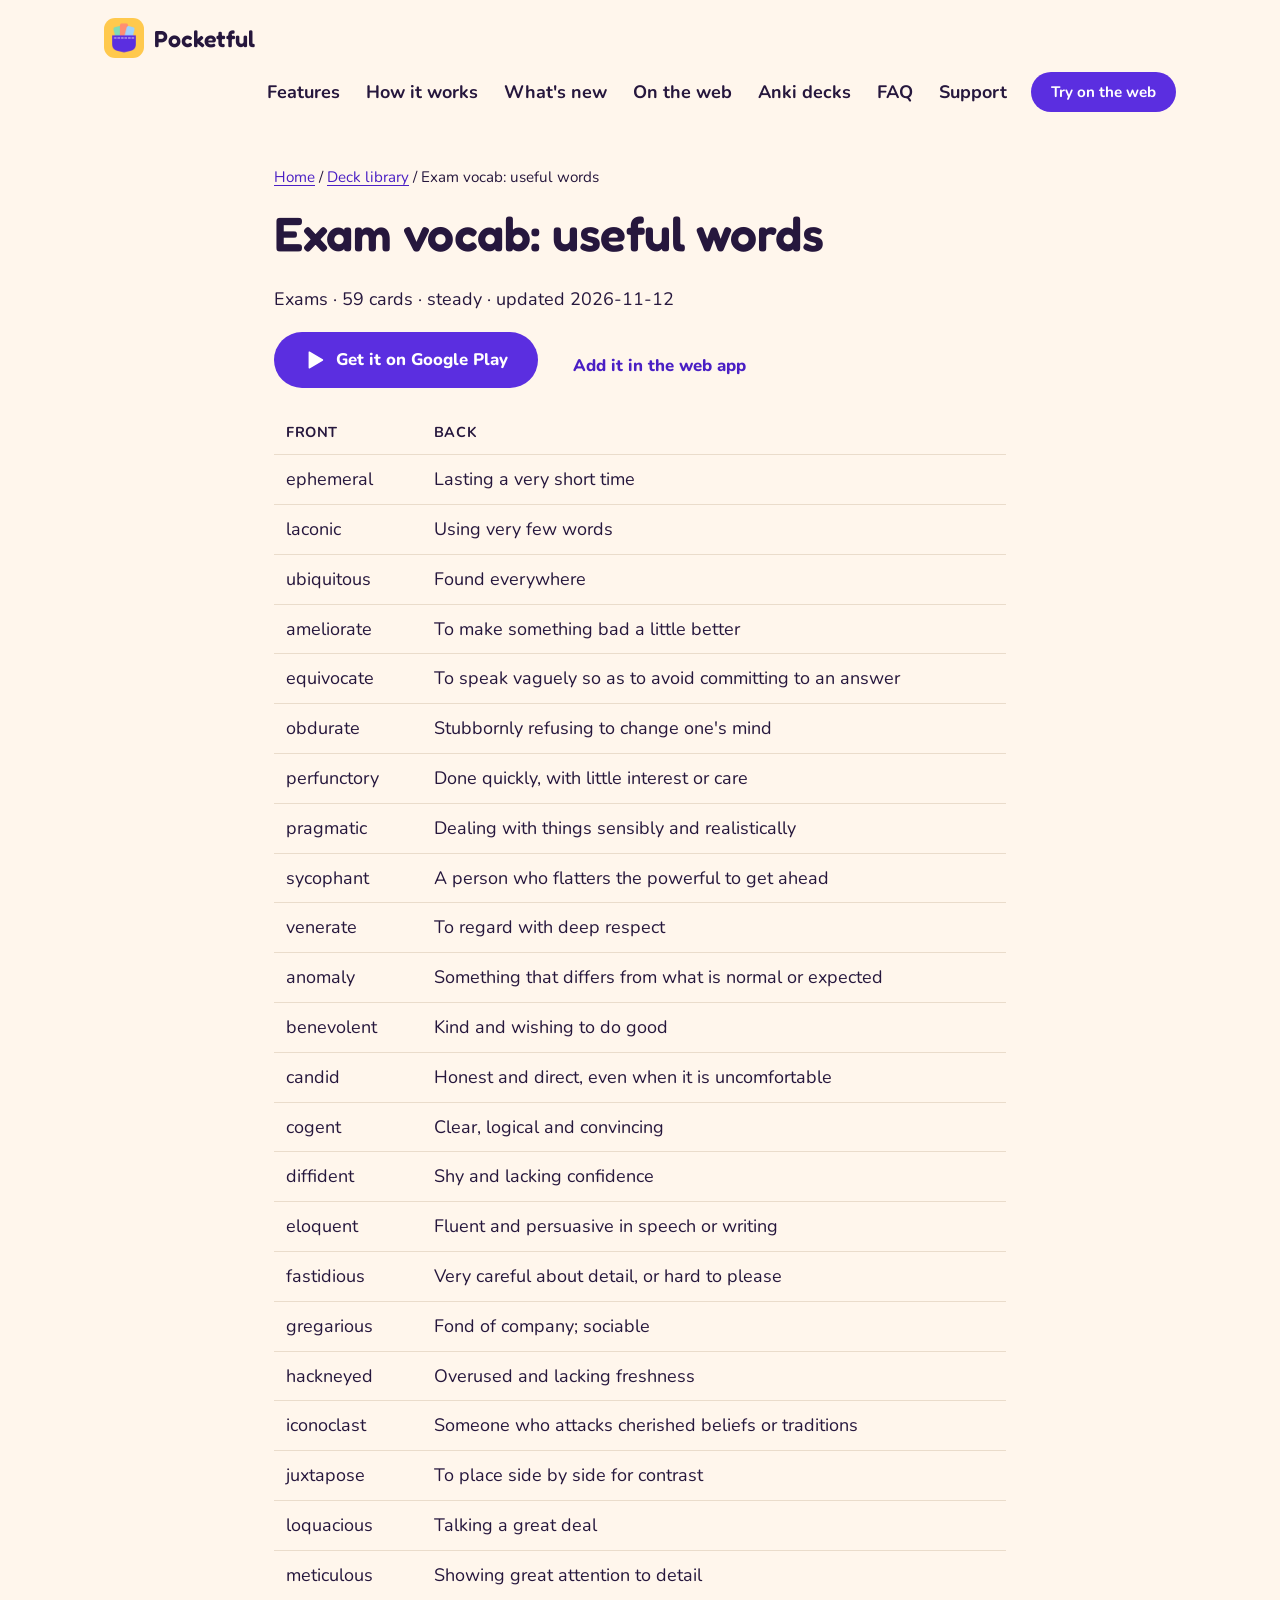
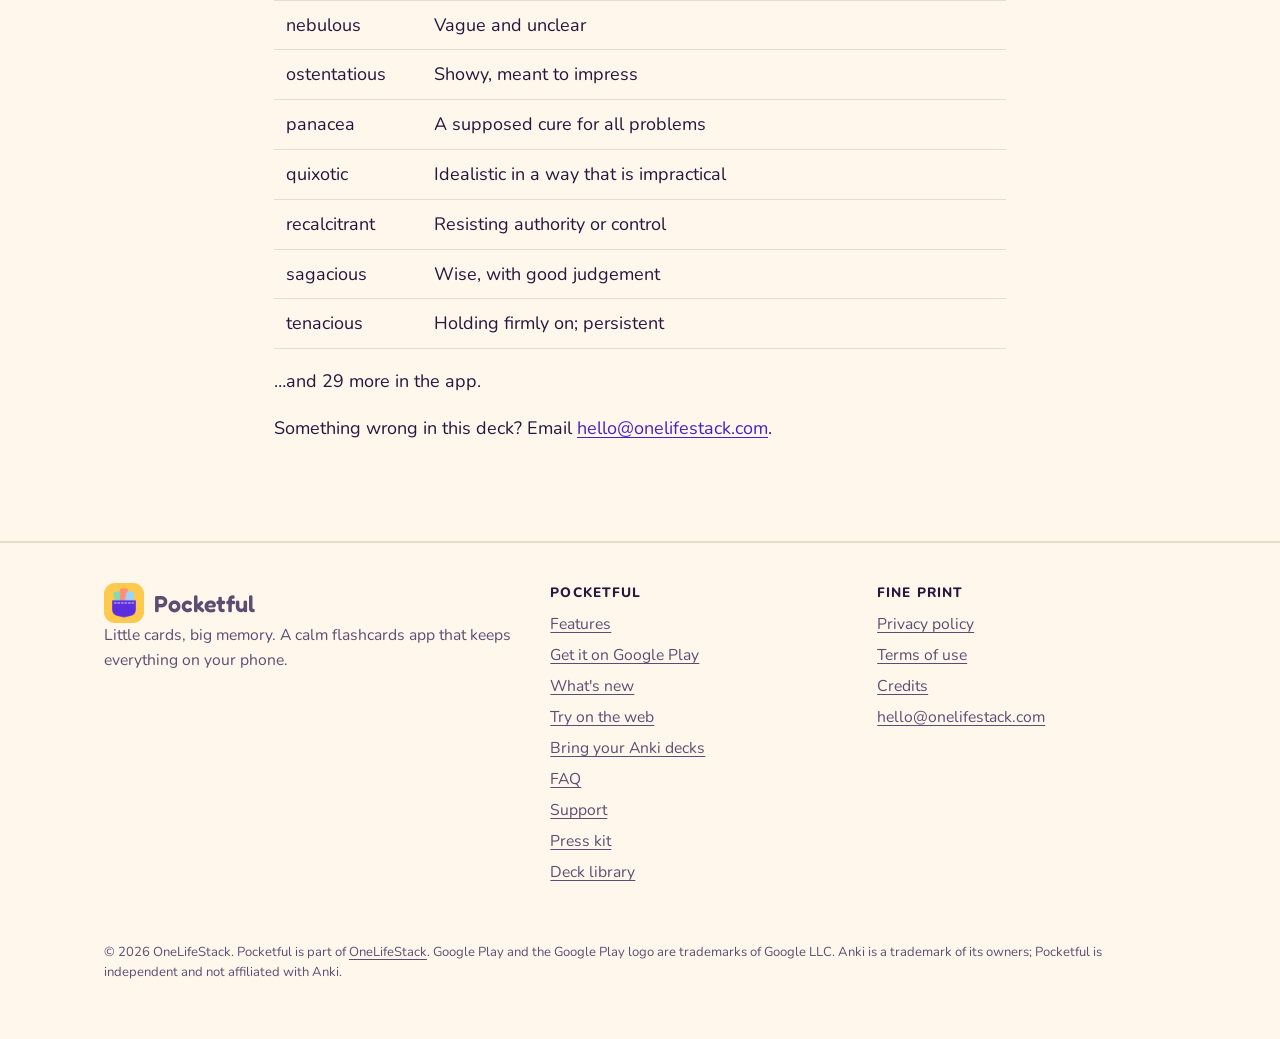
<file: decks/gre-words/index.html>
<!doctype html>
<html lang="en"><head><meta charset="utf-8">
<meta name="viewport" content="width=device-width, initial-scale=1">
<title>Exam vocab: useful words | Pocketful</title>
<meta name="description" content="59 cards of free flashcards for Pocketful: Exam vocab: useful words.">
<meta name="theme-color" content="#FFF6EC" media="(prefers-color-scheme: light)"><meta name="theme-color" content="#1A1226" media="(prefers-color-scheme: dark)">
<meta http-equiv="Content-Security-Policy" content="default-src 'self'; script-src 'self'; img-src 'self' data:; style-src 'self' 'unsafe-inline'; font-src 'self'; base-uri 'self'; form-action 'none'">
<link rel="canonical" href="https://pocketful.onelifestack.com/decks/gre-words/">
<link rel="icon" href="/assets/icon-32.png" sizes="32x32" type="image/png"><link rel="apple-touch-icon" href="/assets/icon-180.png">
<link rel="preload" href="/assets/fonts/fredoka-600.ttf" as="font" type="font/ttf" crossorigin><link rel="preload" href="/assets/fonts/nunito-400.woff2" as="font" type="font/woff2" crossorigin><link rel="preload" href="/assets/fonts/nunito-700.woff2" as="font" type="font/woff2" crossorigin><link rel="preload" href="/assets/fonts/nunito-800.woff2" as="font" type="font/woff2" crossorigin>
<meta property="og:type" content="website"><meta property="og:site_name" content="Pocketful"><meta property="og:title" content="Exam vocab: useful words | Pocketful">
<meta property="og:description" content="59 cards of free flashcards for Pocketful: Exam vocab: useful words."><meta property="og:url" content="https://pocketful.onelifestack.com/decks/gre-words/"><meta property="og:image" content="https://pocketful.onelifestack.com/assets/og.png">
<meta name="twitter:card" content="summary_large_image">
<link rel="stylesheet" href="/assets/site.css?v=911b59b7">
<script src="/assets/site.js?v=911b59b7" defer></script>
</head><body>
<a class="skip" href="#main">Skip to content</a>
<header class="site"><div class="wrap"><a class="brand" href="/"><img src="/assets/icon-180.png" width="40" height="40" alt="">Pocketful</a>
<nav class="main" aria-label="Main"><a href="/#features">Features</a><a href="/#how">How it works</a><a href="/#new">What's new</a><a href="/#web">On the web</a><a href="/#anki">Anki decks</a><a href="/#faq">FAQ</a><a href="/support/">Support</a><a class="btn primary nav-try" href="/app/">Try on the web</a></nav></div></header>
<main id="main">
<div class="article"><div class="wrap"><p class="crumbs"><a href="/">Home</a> / <a href="/decks/">Deck library</a> / Exam vocab: useful words</p><h1>Exam vocab: useful words</h1><p>Exams · 59 cards · steady · updated 2026-11-12</p>
<p><a class="btn primary" href="https://play.google.com/store/apps/details?id=com.onelifestack.pocketful"><svg class="ico" width="22" height="22" viewBox="0 0 24 24" fill="currentColor" aria-hidden="true"><path d="M5 3.5v17a.8.8 0 0 0 1.2.7l14.3-8.5a.8.8 0 0 0 0-1.4L6.2 2.8A.8.8 0 0 0 5 3.5z"/></svg>Get it on Google Play</a> <a class="btn" href="/app/#/import">Add it in the web app</a></p>
<table class="cards"><thead><tr><th scope="col">Front</th><th scope="col">Back</th></tr></thead><tbody><tr><td>ephemeral</td><td>Lasting a very short time</td></tr><tr><td>laconic</td><td>Using very few words</td></tr><tr><td>ubiquitous</td><td>Found everywhere</td></tr><tr><td>ameliorate</td><td>To make something bad a little better</td></tr><tr><td>equivocate</td><td>To speak vaguely so as to avoid committing to an answer</td></tr><tr><td>obdurate</td><td>Stubbornly refusing to change one&#x27;s mind</td></tr><tr><td>perfunctory</td><td>Done quickly, with little interest or care</td></tr><tr><td>pragmatic</td><td>Dealing with things sensibly and realistically</td></tr><tr><td>sycophant</td><td>A person who flatters the powerful to get ahead</td></tr><tr><td>venerate</td><td>To regard with deep respect</td></tr><tr><td>anomaly</td><td>Something that differs from what is normal or expected</td></tr><tr><td>benevolent</td><td>Kind and wishing to do good</td></tr><tr><td>candid</td><td>Honest and direct, even when it is uncomfortable</td></tr><tr><td>cogent</td><td>Clear, logical and convincing</td></tr><tr><td>diffident</td><td>Shy and lacking confidence</td></tr><tr><td>eloquent</td><td>Fluent and persuasive in speech or writing</td></tr><tr><td>fastidious</td><td>Very careful about detail, or hard to please</td></tr><tr><td>gregarious</td><td>Fond of company; sociable</td></tr><tr><td>hackneyed</td><td>Overused and lacking freshness</td></tr><tr><td>iconoclast</td><td>Someone who attacks cherished beliefs or traditions</td></tr><tr><td>juxtapose</td><td>To place side by side for contrast</td></tr><tr><td>loquacious</td><td>Talking a great deal</td></tr><tr><td>meticulous</td><td>Showing great attention to detail</td></tr><tr><td>nebulous</td><td>Vague and unclear</td></tr><tr><td>ostentatious</td><td>Showy, meant to impress</td></tr><tr><td>panacea</td><td>A supposed cure for all problems</td></tr><tr><td>quixotic</td><td>Idealistic in a way that is impractical</td></tr><tr><td>recalcitrant</td><td>Resisting authority or control</td></tr><tr><td>sagacious</td><td>Wise, with good judgement</td></tr><tr><td>tenacious</td><td>Holding firmly on; persistent</td></tr></tbody></table><p>…and 29 more in the app.</p>
<p>Something wrong in this deck? Email <a href="mailto:hello@onelifestack.com?subject=Exam vocab: useful words">hello@onelifestack.com</a>.</p></div></div>
</main>
<footer class="site"><div class="wrap">
<div><a class="brand" href="/"><img src="/assets/icon-180.png" width="40" height="40" alt="">Pocketful</a>
<p>Little cards, big memory. A calm flashcards app that keeps everything on your phone.</p></div>
<div><h2>Pocketful</h2><ul><li><a href="/#features">Features</a></li><li><a href="https://play.google.com/store/apps/details?id=com.onelifestack.pocketful">Get it on Google Play</a></li><li><a href="/#new">What's new</a></li><li><a href="/app/">Try on the web</a></li><li><a href="/#anki">Bring your Anki decks</a></li><li><a href="/#faq">FAQ</a></li><li><a href="/support/">Support</a></li><li><a href="/press/">Press kit</a></li><li><a href="/decks/">Deck library</a></li></ul></div>
<div><h2>Fine print</h2><ul><li><a href="/privacy/">Privacy policy</a></li><li><a href="/terms/">Terms of use</a></li><li><a href="/credits/">Credits</a></li><li><a href="mailto:hello@onelifestack.com">hello@onelifestack.com</a></li></ul></div>
<small>© 2026 OneLifeStack. Pocketful is part of <a href="https://onelifestack.com">OneLifeStack</a>. Google Play and the Google Play logo are trademarks of Google LLC. Anki is a trademark of its owners; Pocketful is independent and not affiliated with Anki.</small>
</div></footer></body></html>
</file>
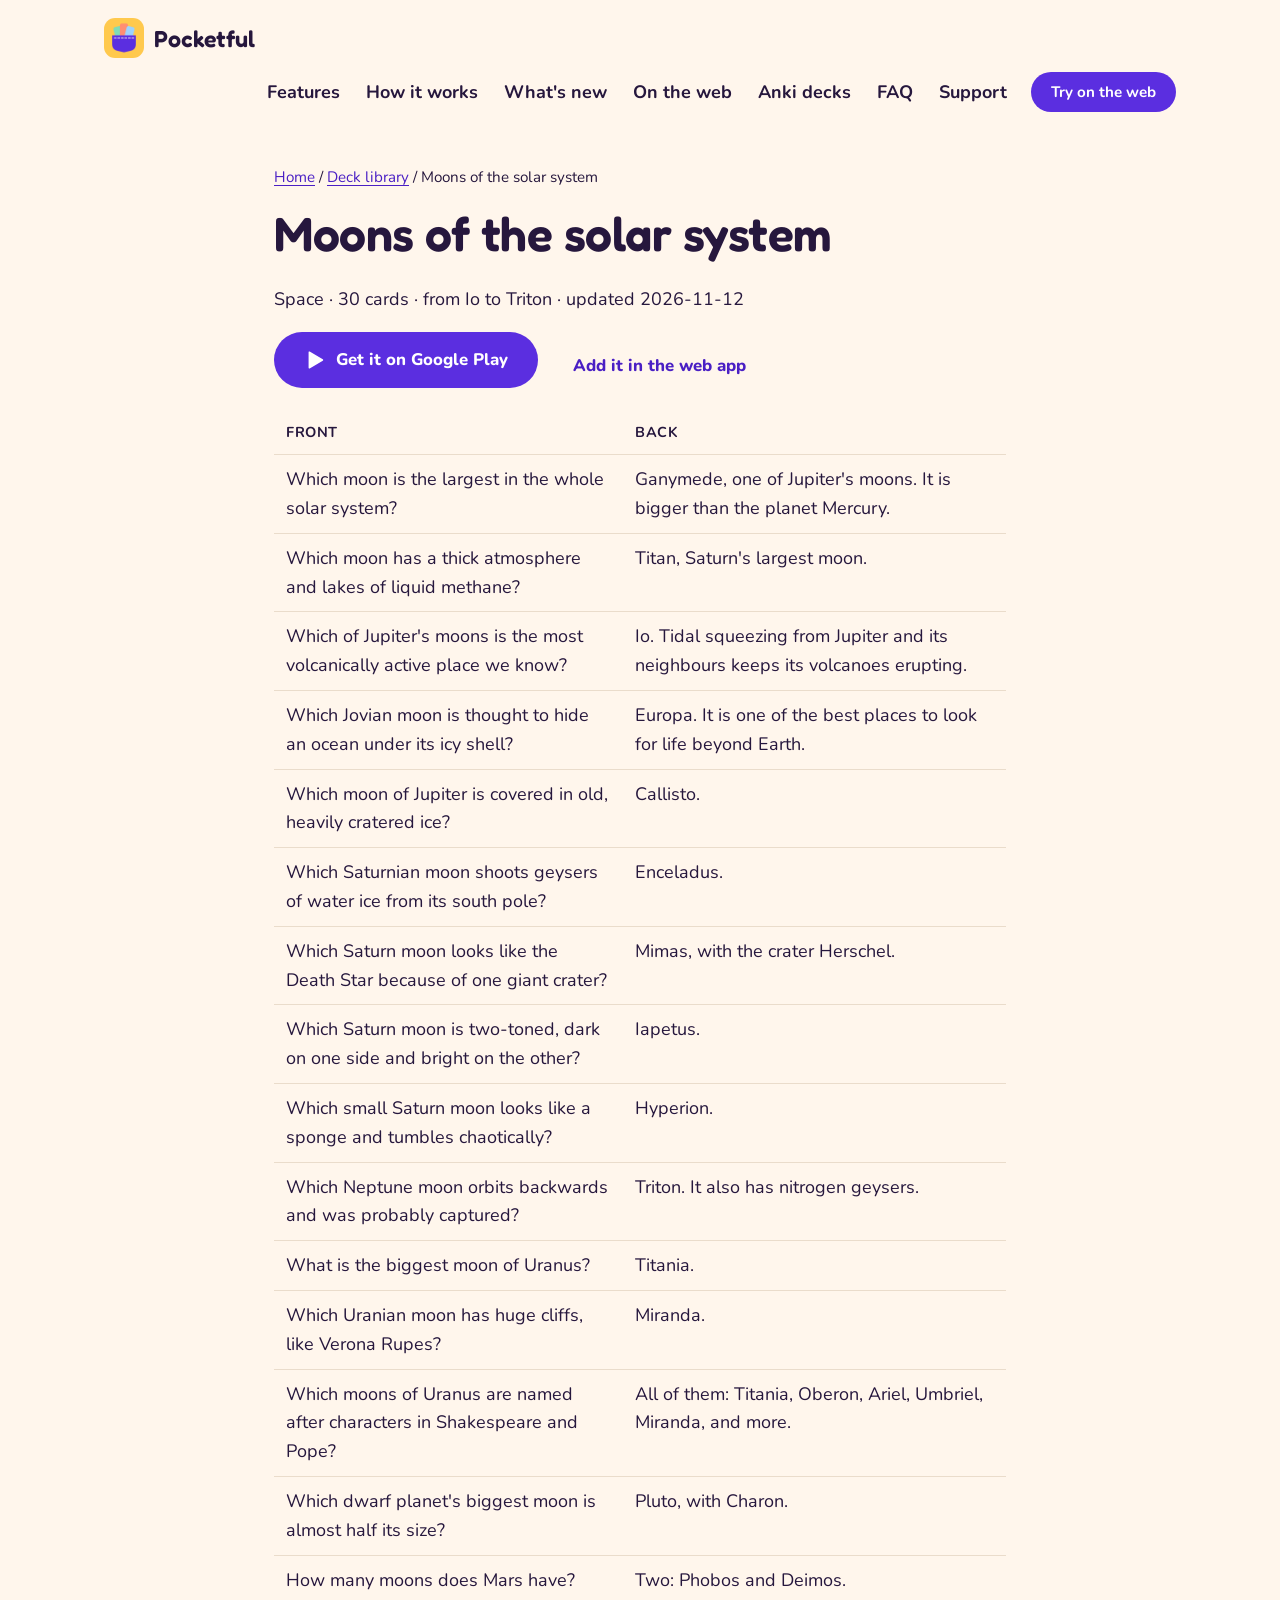
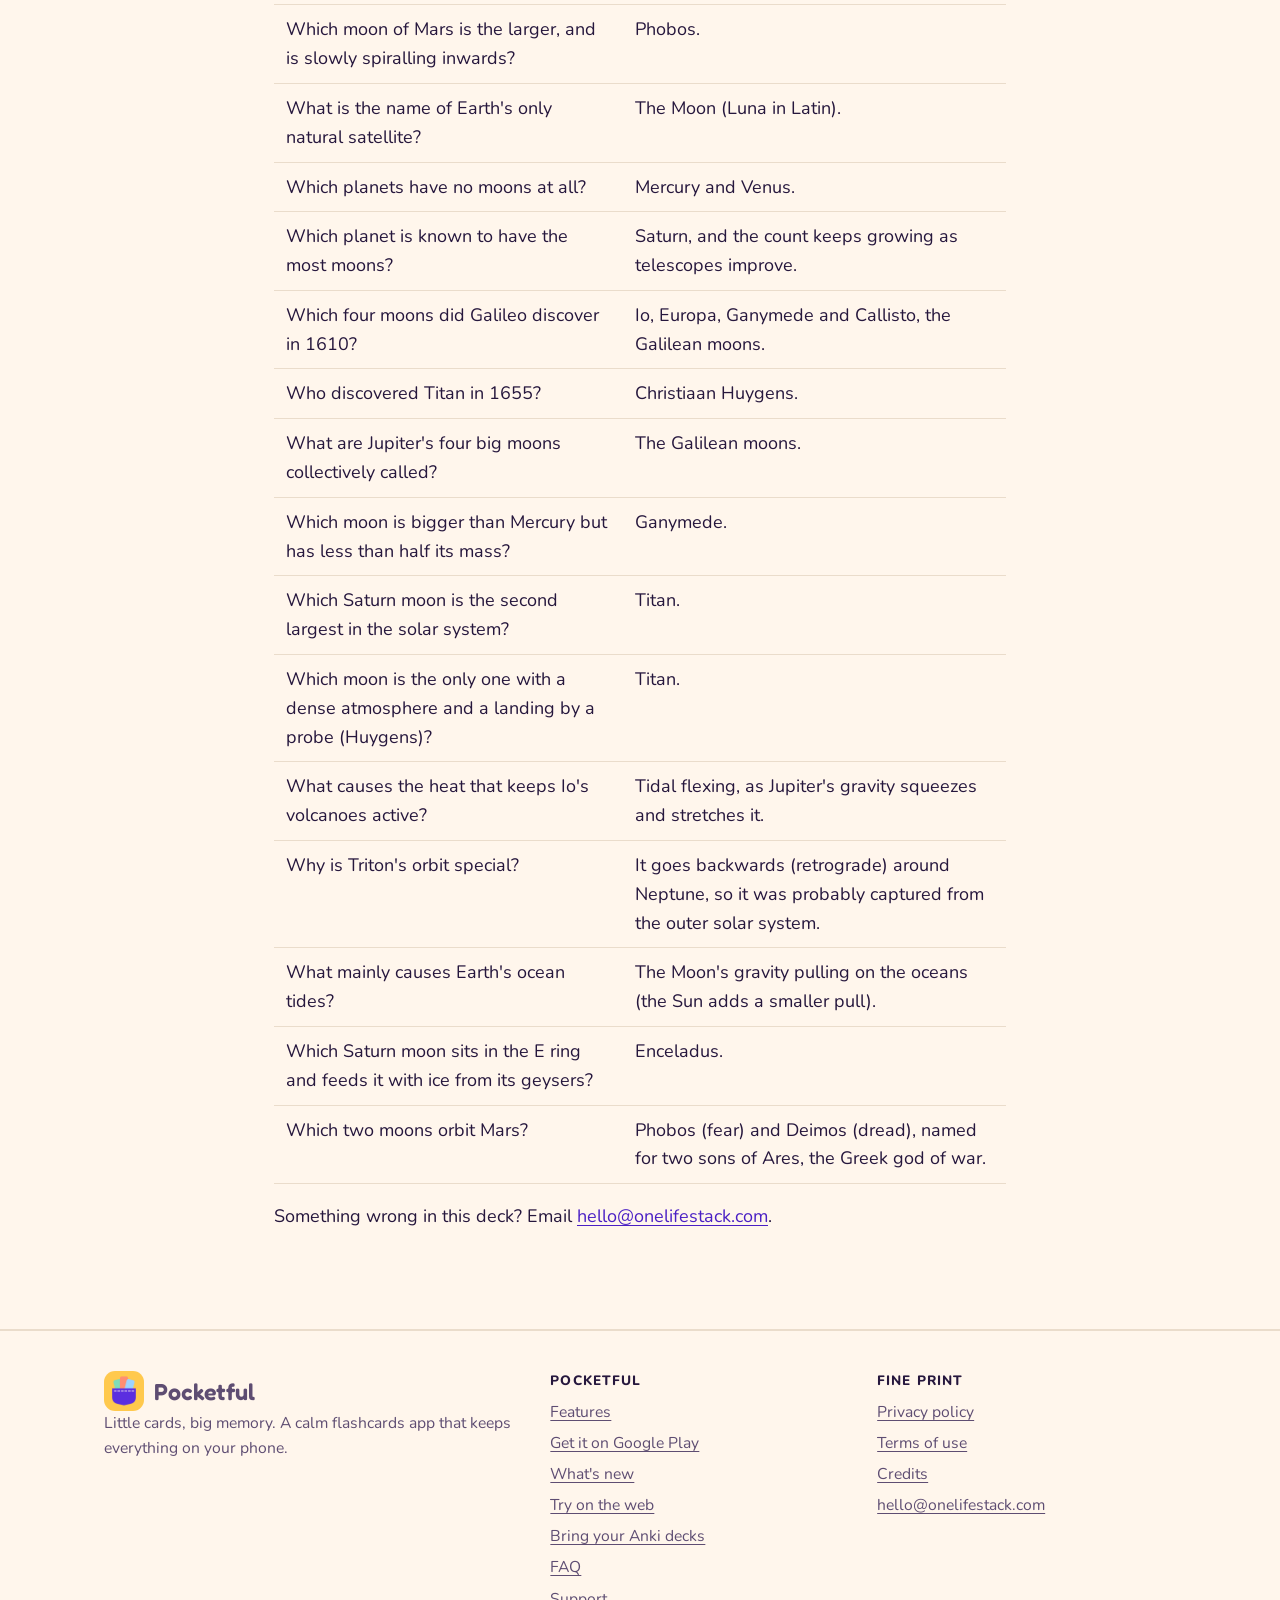
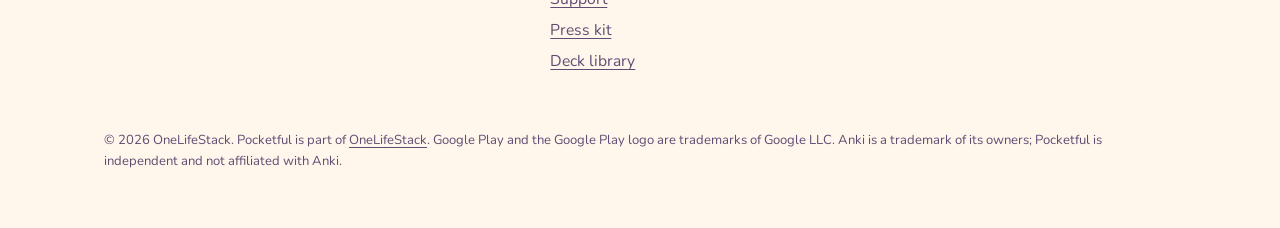
<file: decks/moons/index.html>
<!doctype html>
<html lang="en"><head><meta charset="utf-8">
<meta name="viewport" content="width=device-width, initial-scale=1">
<title>Moons of the solar system | Pocketful</title>
<meta name="description" content="30 cards of free flashcards for Pocketful: Moons of the solar system.">
<meta name="theme-color" content="#FFF6EC" media="(prefers-color-scheme: light)"><meta name="theme-color" content="#1A1226" media="(prefers-color-scheme: dark)">
<meta http-equiv="Content-Security-Policy" content="default-src 'self'; script-src 'self'; img-src 'self' data:; style-src 'self' 'unsafe-inline'; font-src 'self'; base-uri 'self'; form-action 'none'">
<link rel="canonical" href="https://pocketful.onelifestack.com/decks/moons/">
<link rel="icon" href="/assets/icon-32.png" sizes="32x32" type="image/png"><link rel="apple-touch-icon" href="/assets/icon-180.png">
<link rel="preload" href="/assets/fonts/fredoka-600.ttf" as="font" type="font/ttf" crossorigin><link rel="preload" href="/assets/fonts/nunito-400.woff2" as="font" type="font/woff2" crossorigin><link rel="preload" href="/assets/fonts/nunito-700.woff2" as="font" type="font/woff2" crossorigin><link rel="preload" href="/assets/fonts/nunito-800.woff2" as="font" type="font/woff2" crossorigin>
<meta property="og:type" content="website"><meta property="og:site_name" content="Pocketful"><meta property="og:title" content="Moons of the solar system | Pocketful">
<meta property="og:description" content="30 cards of free flashcards for Pocketful: Moons of the solar system."><meta property="og:url" content="https://pocketful.onelifestack.com/decks/moons/"><meta property="og:image" content="https://pocketful.onelifestack.com/assets/og.png">
<meta name="twitter:card" content="summary_large_image">
<link rel="stylesheet" href="/assets/site.css?v=911b59b7">
<script src="/assets/site.js?v=911b59b7" defer></script>
</head><body>
<a class="skip" href="#main">Skip to content</a>
<header class="site"><div class="wrap"><a class="brand" href="/"><img src="/assets/icon-180.png" width="40" height="40" alt="">Pocketful</a>
<nav class="main" aria-label="Main"><a href="/#features">Features</a><a href="/#how">How it works</a><a href="/#new">What's new</a><a href="/#web">On the web</a><a href="/#anki">Anki decks</a><a href="/#faq">FAQ</a><a href="/support/">Support</a><a class="btn primary nav-try" href="/app/">Try on the web</a></nav></div></header>
<main id="main">
<div class="article"><div class="wrap"><p class="crumbs"><a href="/">Home</a> / <a href="/decks/">Deck library</a> / Moons of the solar system</p><h1>Moons of the solar system</h1><p>Space · 30 cards · from Io to Triton · updated 2026-11-12</p>
<p><a class="btn primary" href="https://play.google.com/store/apps/details?id=com.onelifestack.pocketful"><svg class="ico" width="22" height="22" viewBox="0 0 24 24" fill="currentColor" aria-hidden="true"><path d="M5 3.5v17a.8.8 0 0 0 1.2.7l14.3-8.5a.8.8 0 0 0 0-1.4L6.2 2.8A.8.8 0 0 0 5 3.5z"/></svg>Get it on Google Play</a> <a class="btn" href="/app/#/import">Add it in the web app</a></p>
<table class="cards"><thead><tr><th scope="col">Front</th><th scope="col">Back</th></tr></thead><tbody><tr><td>Which moon is the largest in the whole solar system?</td><td>Ganymede, one of Jupiter&#x27;s moons. It is bigger than the planet Mercury.</td></tr><tr><td>Which moon has a thick atmosphere and lakes of liquid methane?</td><td>Titan, Saturn&#x27;s largest moon.</td></tr><tr><td>Which of Jupiter&#x27;s moons is the most volcanically active place we know?</td><td>Io. Tidal squeezing from Jupiter and its neighbours keeps its volcanoes erupting.</td></tr><tr><td>Which Jovian moon is thought to hide an ocean under its icy shell?</td><td>Europa. It is one of the best places to look for life beyond Earth.</td></tr><tr><td>Which moon of Jupiter is covered in old, heavily cratered ice?</td><td>Callisto.</td></tr><tr><td>Which Saturnian moon shoots geysers of water ice from its south pole?</td><td>Enceladus.</td></tr><tr><td>Which Saturn moon looks like the Death Star because of one giant crater?</td><td>Mimas, with the crater Herschel.</td></tr><tr><td>Which Saturn moon is two-toned, dark on one side and bright on the other?</td><td>Iapetus.</td></tr><tr><td>Which small Saturn moon looks like a sponge and tumbles chaotically?</td><td>Hyperion.</td></tr><tr><td>Which Neptune moon orbits backwards and was probably captured?</td><td>Triton. It also has nitrogen geysers.</td></tr><tr><td>What is the biggest moon of Uranus?</td><td>Titania.</td></tr><tr><td>Which Uranian moon has huge cliffs, like Verona Rupes?</td><td>Miranda.</td></tr><tr><td>Which moons of Uranus are named after characters in Shakespeare and Pope?</td><td>All of them: Titania, Oberon, Ariel, Umbriel, Miranda, and more.</td></tr><tr><td>Which dwarf planet&#x27;s biggest moon is almost half its size?</td><td>Pluto, with Charon.</td></tr><tr><td>How many moons does Mars have?</td><td>Two: Phobos and Deimos.</td></tr><tr><td>Which moon of Mars is the larger, and is slowly spiralling inwards?</td><td>Phobos.</td></tr><tr><td>What is the name of Earth&#x27;s only natural satellite?</td><td>The Moon (Luna in Latin).</td></tr><tr><td>Which planets have no moons at all?</td><td>Mercury and Venus.</td></tr><tr><td>Which planet is known to have the most moons?</td><td>Saturn, and the count keeps growing as telescopes improve.</td></tr><tr><td>Which four moons did Galileo discover in 1610?</td><td>Io, Europa, Ganymede and Callisto, the Galilean moons.</td></tr><tr><td>Who discovered Titan in 1655?</td><td>Christiaan Huygens.</td></tr><tr><td>What are Jupiter&#x27;s four big moons collectively called?</td><td>The Galilean moons.</td></tr><tr><td>Which moon is bigger than Mercury but has less than half its mass?</td><td>Ganymede.</td></tr><tr><td>Which Saturn moon is the second largest in the solar system?</td><td>Titan.</td></tr><tr><td>Which moon is the only one with a dense atmosphere and a landing by a probe (Huygens)?</td><td>Titan.</td></tr><tr><td>What causes the heat that keeps Io&#x27;s volcanoes active?</td><td>Tidal flexing, as Jupiter&#x27;s gravity squeezes and stretches it.</td></tr><tr><td>Why is Triton&#x27;s orbit special?</td><td>It goes backwards (retrograde) around Neptune, so it was probably captured from the outer solar system.</td></tr><tr><td>What mainly causes Earth&#x27;s ocean tides?</td><td>The Moon&#x27;s gravity pulling on the oceans (the Sun adds a smaller pull).</td></tr><tr><td>Which Saturn moon sits in the E ring and feeds it with ice from its geysers?</td><td>Enceladus.</td></tr><tr><td>Which two moons orbit Mars?</td><td>Phobos (fear) and Deimos (dread), named for two sons of Ares, the Greek god of war.</td></tr></tbody></table>
<p>Something wrong in this deck? Email <a href="mailto:hello@onelifestack.com?subject=Moons of the solar system">hello@onelifestack.com</a>.</p></div></div>
</main>
<footer class="site"><div class="wrap">
<div><a class="brand" href="/"><img src="/assets/icon-180.png" width="40" height="40" alt="">Pocketful</a>
<p>Little cards, big memory. A calm flashcards app that keeps everything on your phone.</p></div>
<div><h2>Pocketful</h2><ul><li><a href="/#features">Features</a></li><li><a href="https://play.google.com/store/apps/details?id=com.onelifestack.pocketful">Get it on Google Play</a></li><li><a href="/#new">What's new</a></li><li><a href="/app/">Try on the web</a></li><li><a href="/#anki">Bring your Anki decks</a></li><li><a href="/#faq">FAQ</a></li><li><a href="/support/">Support</a></li><li><a href="/press/">Press kit</a></li><li><a href="/decks/">Deck library</a></li></ul></div>
<div><h2>Fine print</h2><ul><li><a href="/privacy/">Privacy policy</a></li><li><a href="/terms/">Terms of use</a></li><li><a href="/credits/">Credits</a></li><li><a href="mailto:hello@onelifestack.com">hello@onelifestack.com</a></li></ul></div>
<small>© 2026 OneLifeStack. Pocketful is part of <a href="https://onelifestack.com">OneLifeStack</a>. Google Play and the Google Play logo are trademarks of Google LLC. Anki is a trademark of its owners; Pocketful is independent and not affiliated with Anki.</small>
</div></footer></body></html>
</file>
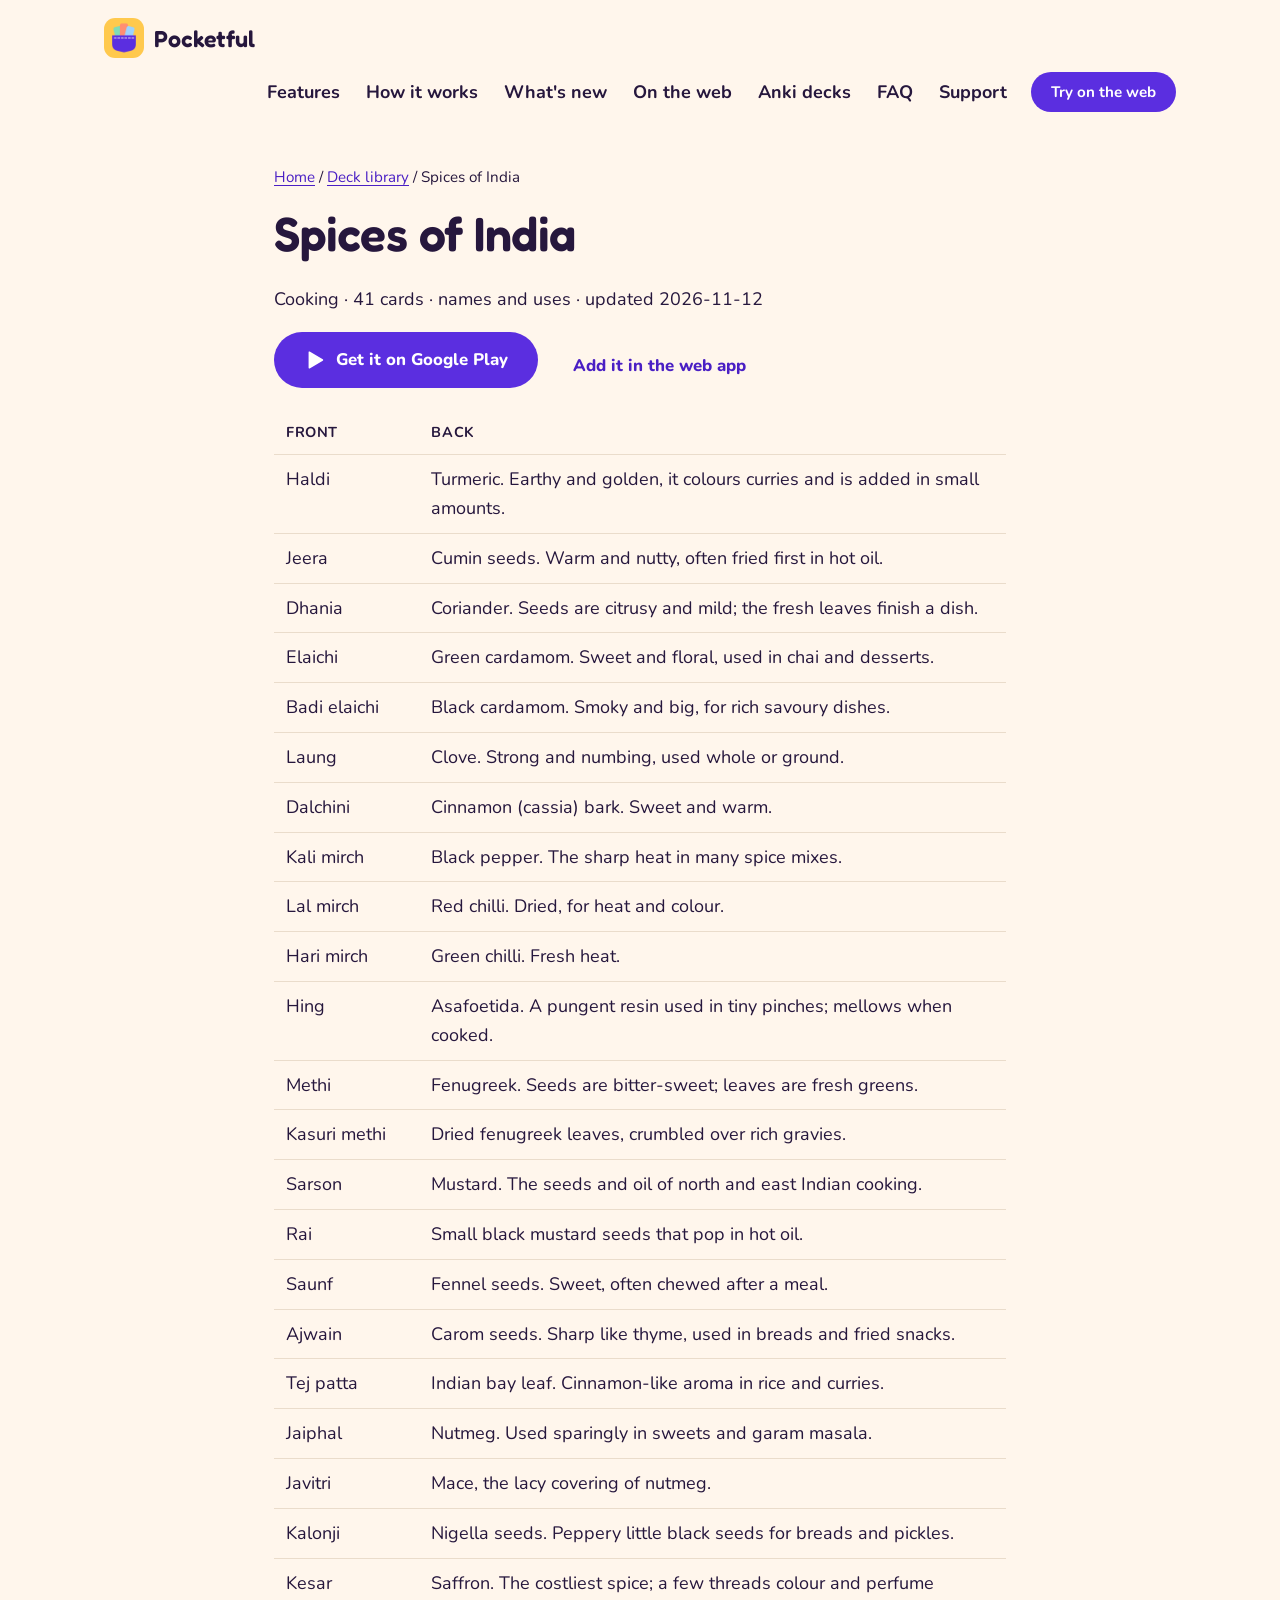
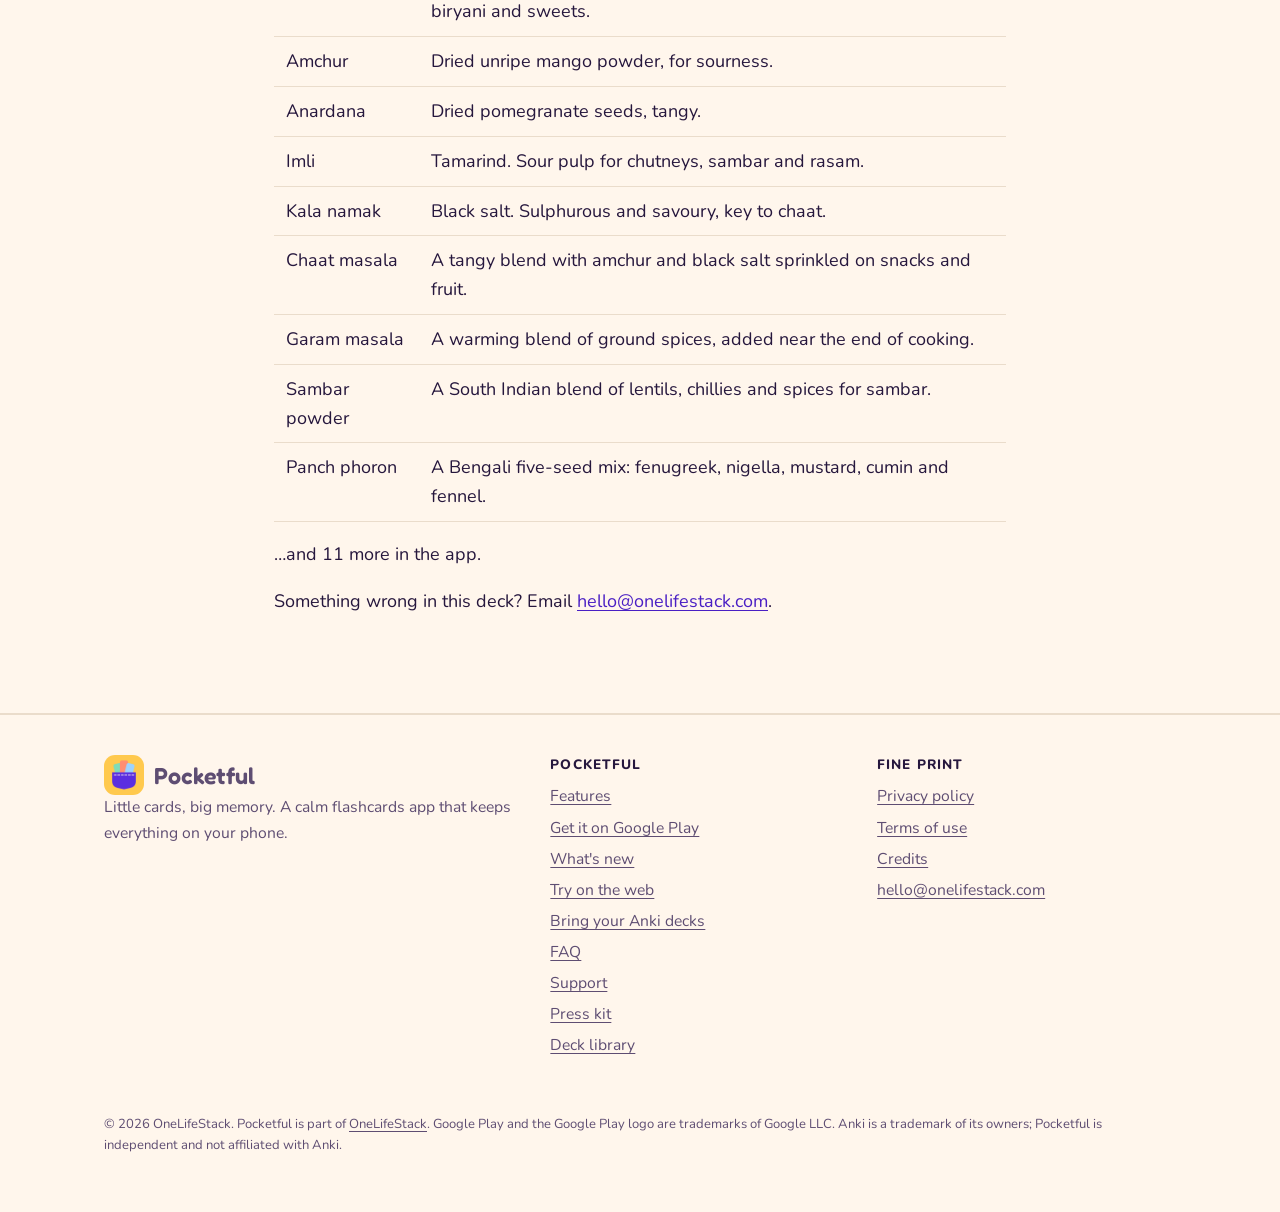
<file: decks/spices-india/index.html>
<!doctype html>
<html lang="en"><head><meta charset="utf-8">
<meta name="viewport" content="width=device-width, initial-scale=1">
<title>Spices of India | Pocketful</title>
<meta name="description" content="41 cards of free flashcards for Pocketful: Spices of India.">
<meta name="theme-color" content="#FFF6EC" media="(prefers-color-scheme: light)"><meta name="theme-color" content="#1A1226" media="(prefers-color-scheme: dark)">
<meta http-equiv="Content-Security-Policy" content="default-src 'self'; script-src 'self'; img-src 'self' data:; style-src 'self' 'unsafe-inline'; font-src 'self'; base-uri 'self'; form-action 'none'">
<link rel="canonical" href="https://pocketful.onelifestack.com/decks/spices-india/">
<link rel="icon" href="/assets/icon-32.png" sizes="32x32" type="image/png"><link rel="apple-touch-icon" href="/assets/icon-180.png">
<link rel="preload" href="/assets/fonts/fredoka-600.ttf" as="font" type="font/ttf" crossorigin><link rel="preload" href="/assets/fonts/nunito-400.woff2" as="font" type="font/woff2" crossorigin><link rel="preload" href="/assets/fonts/nunito-700.woff2" as="font" type="font/woff2" crossorigin><link rel="preload" href="/assets/fonts/nunito-800.woff2" as="font" type="font/woff2" crossorigin>
<meta property="og:type" content="website"><meta property="og:site_name" content="Pocketful"><meta property="og:title" content="Spices of India | Pocketful">
<meta property="og:description" content="41 cards of free flashcards for Pocketful: Spices of India."><meta property="og:url" content="https://pocketful.onelifestack.com/decks/spices-india/"><meta property="og:image" content="https://pocketful.onelifestack.com/assets/og.png">
<meta name="twitter:card" content="summary_large_image">
<link rel="stylesheet" href="/assets/site.css?v=911b59b7">
<script src="/assets/site.js?v=911b59b7" defer></script>
</head><body>
<a class="skip" href="#main">Skip to content</a>
<header class="site"><div class="wrap"><a class="brand" href="/"><img src="/assets/icon-180.png" width="40" height="40" alt="">Pocketful</a>
<nav class="main" aria-label="Main"><a href="/#features">Features</a><a href="/#how">How it works</a><a href="/#new">What's new</a><a href="/#web">On the web</a><a href="/#anki">Anki decks</a><a href="/#faq">FAQ</a><a href="/support/">Support</a><a class="btn primary nav-try" href="/app/">Try on the web</a></nav></div></header>
<main id="main">
<div class="article"><div class="wrap"><p class="crumbs"><a href="/">Home</a> / <a href="/decks/">Deck library</a> / Spices of India</p><h1>Spices of India</h1><p>Cooking · 41 cards · names and uses · updated 2026-11-12</p>
<p><a class="btn primary" href="https://play.google.com/store/apps/details?id=com.onelifestack.pocketful"><svg class="ico" width="22" height="22" viewBox="0 0 24 24" fill="currentColor" aria-hidden="true"><path d="M5 3.5v17a.8.8 0 0 0 1.2.7l14.3-8.5a.8.8 0 0 0 0-1.4L6.2 2.8A.8.8 0 0 0 5 3.5z"/></svg>Get it on Google Play</a> <a class="btn" href="/app/#/import">Add it in the web app</a></p>
<table class="cards"><thead><tr><th scope="col">Front</th><th scope="col">Back</th></tr></thead><tbody><tr><td>Haldi</td><td>Turmeric. Earthy and golden, it colours curries and is added in small amounts.</td></tr><tr><td>Jeera</td><td>Cumin seeds. Warm and nutty, often fried first in hot oil.</td></tr><tr><td>Dhania</td><td>Coriander. Seeds are citrusy and mild; the fresh leaves finish a dish.</td></tr><tr><td>Elaichi</td><td>Green cardamom. Sweet and floral, used in chai and desserts.</td></tr><tr><td>Badi elaichi</td><td>Black cardamom. Smoky and big, for rich savoury dishes.</td></tr><tr><td>Laung</td><td>Clove. Strong and numbing, used whole or ground.</td></tr><tr><td>Dalchini</td><td>Cinnamon (cassia) bark. Sweet and warm.</td></tr><tr><td>Kali mirch</td><td>Black pepper. The sharp heat in many spice mixes.</td></tr><tr><td>Lal mirch</td><td>Red chilli. Dried, for heat and colour.</td></tr><tr><td>Hari mirch</td><td>Green chilli. Fresh heat.</td></tr><tr><td>Hing</td><td>Asafoetida. A pungent resin used in tiny pinches; mellows when cooked.</td></tr><tr><td>Methi</td><td>Fenugreek. Seeds are bitter-sweet; leaves are fresh greens.</td></tr><tr><td>Kasuri methi</td><td>Dried fenugreek leaves, crumbled over rich gravies.</td></tr><tr><td>Sarson</td><td>Mustard. The seeds and oil of north and east Indian cooking.</td></tr><tr><td>Rai</td><td>Small black mustard seeds that pop in hot oil.</td></tr><tr><td>Saunf</td><td>Fennel seeds. Sweet, often chewed after a meal.</td></tr><tr><td>Ajwain</td><td>Carom seeds. Sharp like thyme, used in breads and fried snacks.</td></tr><tr><td>Tej patta</td><td>Indian bay leaf. Cinnamon-like aroma in rice and curries.</td></tr><tr><td>Jaiphal</td><td>Nutmeg. Used sparingly in sweets and garam masala.</td></tr><tr><td>Javitri</td><td>Mace, the lacy covering of nutmeg.</td></tr><tr><td>Kalonji</td><td>Nigella seeds. Peppery little black seeds for breads and pickles.</td></tr><tr><td>Kesar</td><td>Saffron. The costliest spice; a few threads colour and perfume biryani and sweets.</td></tr><tr><td>Amchur</td><td>Dried unripe mango powder, for sourness.</td></tr><tr><td>Anardana</td><td>Dried pomegranate seeds, tangy.</td></tr><tr><td>Imli</td><td>Tamarind. Sour pulp for chutneys, sambar and rasam.</td></tr><tr><td>Kala namak</td><td>Black salt. Sulphurous and savoury, key to chaat.</td></tr><tr><td>Chaat masala</td><td>A tangy blend with amchur and black salt sprinkled on snacks and fruit.</td></tr><tr><td>Garam masala</td><td>A warming blend of ground spices, added near the end of cooking.</td></tr><tr><td>Sambar powder</td><td>A South Indian blend of lentils, chillies and spices for sambar.</td></tr><tr><td>Panch phoron</td><td>A Bengali five-seed mix: fenugreek, nigella, mustard, cumin and fennel.</td></tr></tbody></table><p>…and 11 more in the app.</p>
<p>Something wrong in this deck? Email <a href="mailto:hello@onelifestack.com?subject=Spices of India">hello@onelifestack.com</a>.</p></div></div>
</main>
<footer class="site"><div class="wrap">
<div><a class="brand" href="/"><img src="/assets/icon-180.png" width="40" height="40" alt="">Pocketful</a>
<p>Little cards, big memory. A calm flashcards app that keeps everything on your phone.</p></div>
<div><h2>Pocketful</h2><ul><li><a href="/#features">Features</a></li><li><a href="https://play.google.com/store/apps/details?id=com.onelifestack.pocketful">Get it on Google Play</a></li><li><a href="/#new">What's new</a></li><li><a href="/app/">Try on the web</a></li><li><a href="/#anki">Bring your Anki decks</a></li><li><a href="/#faq">FAQ</a></li><li><a href="/support/">Support</a></li><li><a href="/press/">Press kit</a></li><li><a href="/decks/">Deck library</a></li></ul></div>
<div><h2>Fine print</h2><ul><li><a href="/privacy/">Privacy policy</a></li><li><a href="/terms/">Terms of use</a></li><li><a href="/credits/">Credits</a></li><li><a href="mailto:hello@onelifestack.com">hello@onelifestack.com</a></li></ul></div>
<small>© 2026 OneLifeStack. Pocketful is part of <a href="https://onelifestack.com">OneLifeStack</a>. Google Play and the Google Play logo are trademarks of Google LLC. Anki is a trademark of its owners; Pocketful is independent and not affiliated with Anki.</small>
</div></footer></body></html>
</file>
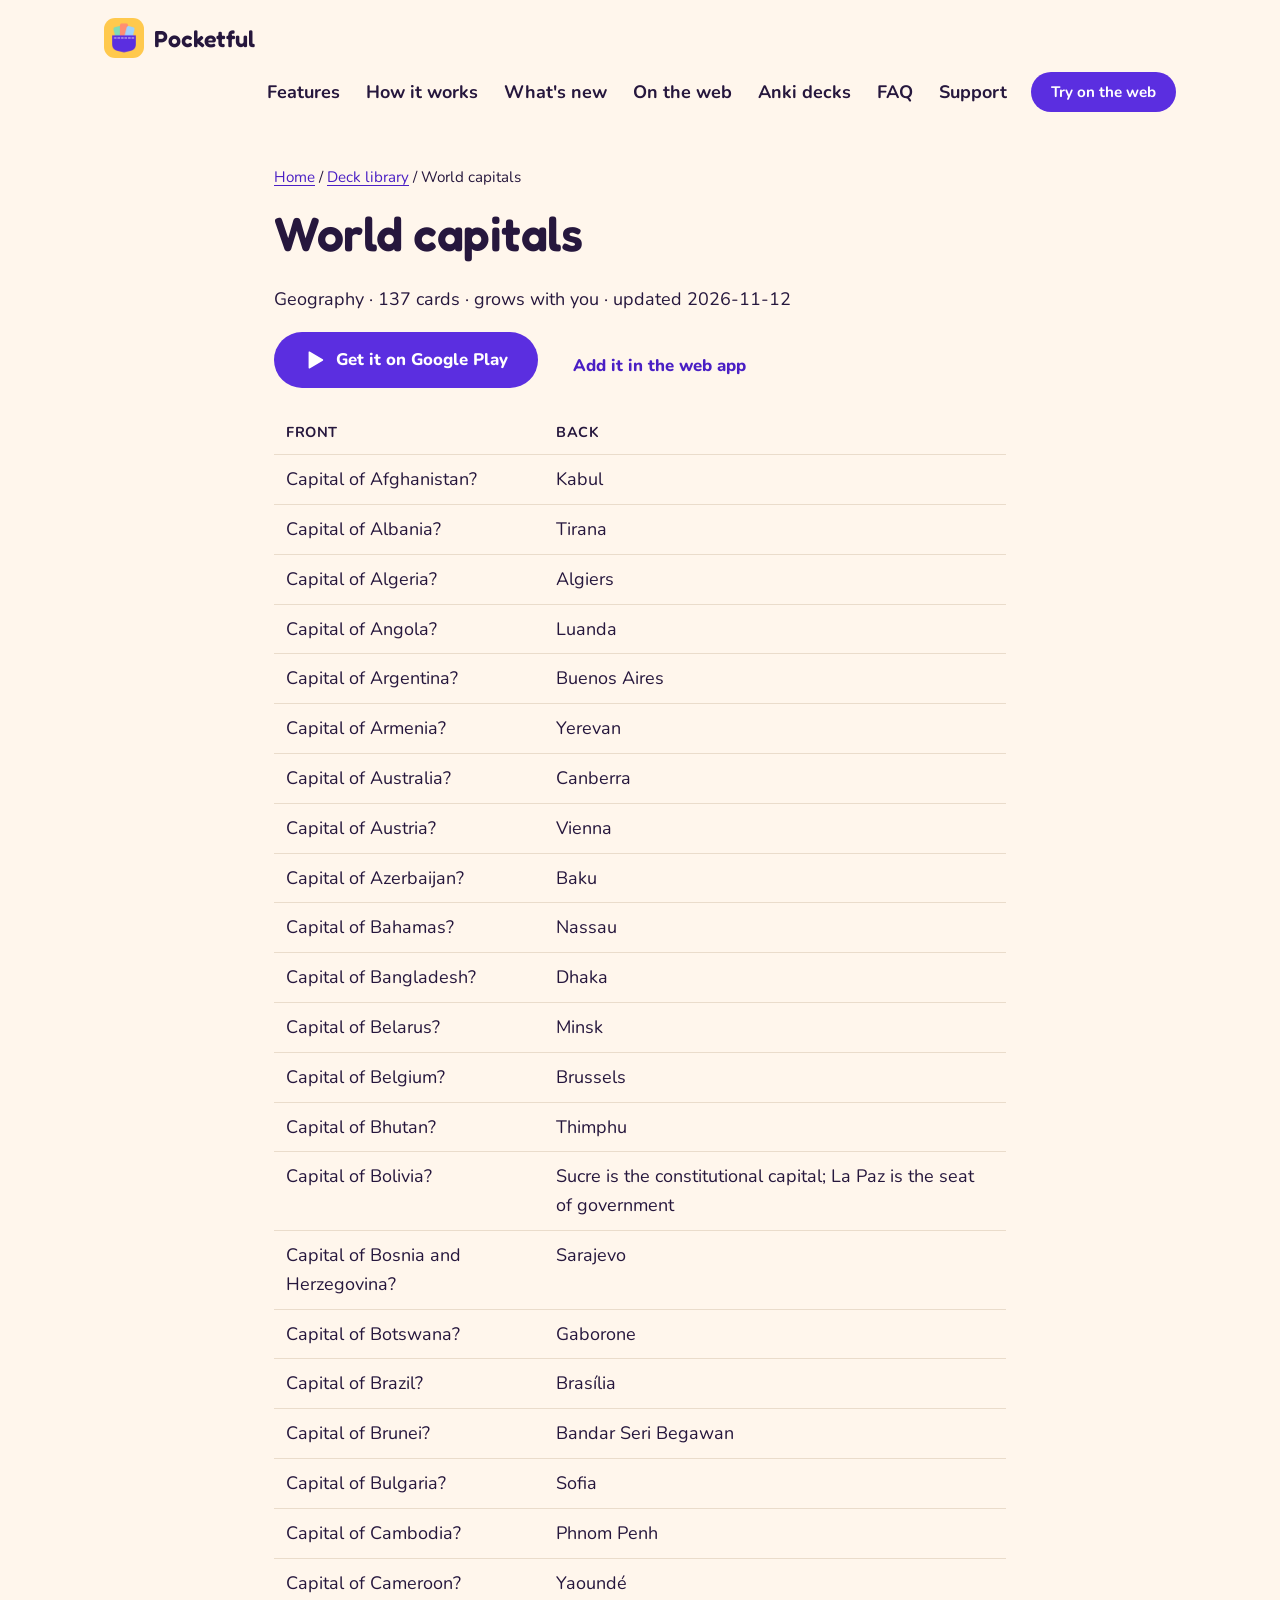
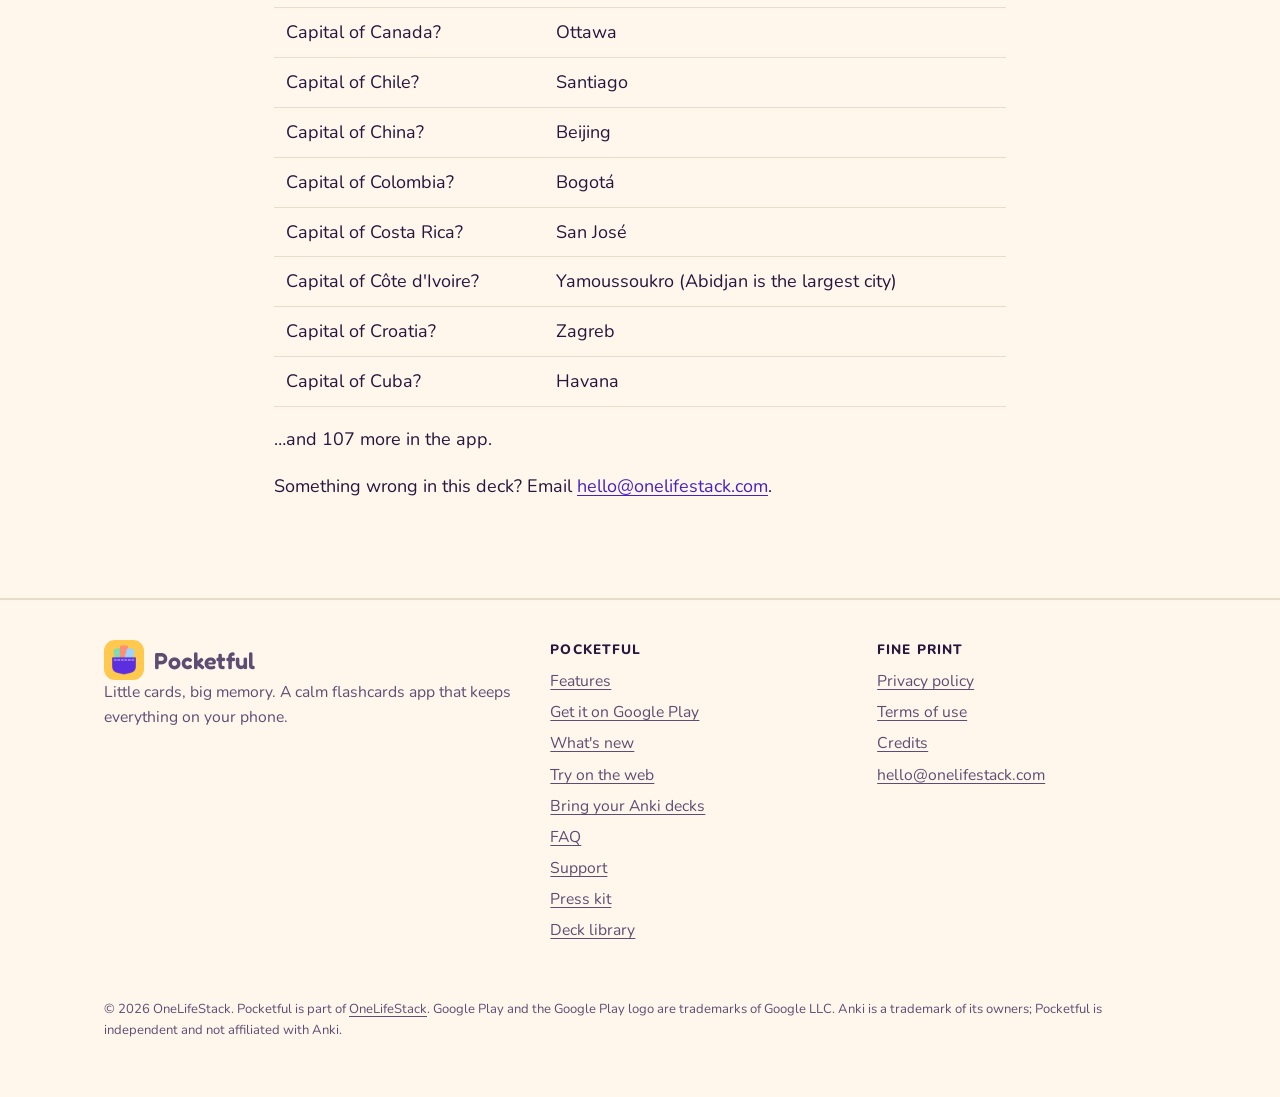
<file: decks/world-capitals/index.html>
<!doctype html>
<html lang="en"><head><meta charset="utf-8">
<meta name="viewport" content="width=device-width, initial-scale=1">
<title>World capitals | Pocketful</title>
<meta name="description" content="137 cards of free flashcards for Pocketful: World capitals.">
<meta name="theme-color" content="#FFF6EC" media="(prefers-color-scheme: light)"><meta name="theme-color" content="#1A1226" media="(prefers-color-scheme: dark)">
<meta http-equiv="Content-Security-Policy" content="default-src 'self'; script-src 'self'; img-src 'self' data:; style-src 'self' 'unsafe-inline'; font-src 'self'; base-uri 'self'; form-action 'none'">
<link rel="canonical" href="https://pocketful.onelifestack.com/decks/world-capitals/">
<link rel="icon" href="/assets/icon-32.png" sizes="32x32" type="image/png"><link rel="apple-touch-icon" href="/assets/icon-180.png">
<link rel="preload" href="/assets/fonts/fredoka-600.ttf" as="font" type="font/ttf" crossorigin><link rel="preload" href="/assets/fonts/nunito-400.woff2" as="font" type="font/woff2" crossorigin><link rel="preload" href="/assets/fonts/nunito-700.woff2" as="font" type="font/woff2" crossorigin><link rel="preload" href="/assets/fonts/nunito-800.woff2" as="font" type="font/woff2" crossorigin>
<meta property="og:type" content="website"><meta property="og:site_name" content="Pocketful"><meta property="og:title" content="World capitals | Pocketful">
<meta property="og:description" content="137 cards of free flashcards for Pocketful: World capitals."><meta property="og:url" content="https://pocketful.onelifestack.com/decks/world-capitals/"><meta property="og:image" content="https://pocketful.onelifestack.com/assets/og.png">
<meta name="twitter:card" content="summary_large_image">
<link rel="stylesheet" href="/assets/site.css?v=911b59b7">
<script src="/assets/site.js?v=911b59b7" defer></script>
</head><body>
<a class="skip" href="#main">Skip to content</a>
<header class="site"><div class="wrap"><a class="brand" href="/"><img src="/assets/icon-180.png" width="40" height="40" alt="">Pocketful</a>
<nav class="main" aria-label="Main"><a href="/#features">Features</a><a href="/#how">How it works</a><a href="/#new">What's new</a><a href="/#web">On the web</a><a href="/#anki">Anki decks</a><a href="/#faq">FAQ</a><a href="/support/">Support</a><a class="btn primary nav-try" href="/app/">Try on the web</a></nav></div></header>
<main id="main">
<div class="article"><div class="wrap"><p class="crumbs"><a href="/">Home</a> / <a href="/decks/">Deck library</a> / World capitals</p><h1>World capitals</h1><p>Geography · 137 cards · grows with you · updated 2026-11-12</p>
<p><a class="btn primary" href="https://play.google.com/store/apps/details?id=com.onelifestack.pocketful"><svg class="ico" width="22" height="22" viewBox="0 0 24 24" fill="currentColor" aria-hidden="true"><path d="M5 3.5v17a.8.8 0 0 0 1.2.7l14.3-8.5a.8.8 0 0 0 0-1.4L6.2 2.8A.8.8 0 0 0 5 3.5z"/></svg>Get it on Google Play</a> <a class="btn" href="/app/#/import">Add it in the web app</a></p>
<table class="cards"><thead><tr><th scope="col">Front</th><th scope="col">Back</th></tr></thead><tbody><tr><td>Capital of Afghanistan?</td><td>Kabul</td></tr><tr><td>Capital of Albania?</td><td>Tirana</td></tr><tr><td>Capital of Algeria?</td><td>Algiers</td></tr><tr><td>Capital of Angola?</td><td>Luanda</td></tr><tr><td>Capital of Argentina?</td><td>Buenos Aires</td></tr><tr><td>Capital of Armenia?</td><td>Yerevan</td></tr><tr><td>Capital of Australia?</td><td>Canberra</td></tr><tr><td>Capital of Austria?</td><td>Vienna</td></tr><tr><td>Capital of Azerbaijan?</td><td>Baku</td></tr><tr><td>Capital of Bahamas?</td><td>Nassau</td></tr><tr><td>Capital of Bangladesh?</td><td>Dhaka</td></tr><tr><td>Capital of Belarus?</td><td>Minsk</td></tr><tr><td>Capital of Belgium?</td><td>Brussels</td></tr><tr><td>Capital of Bhutan?</td><td>Thimphu</td></tr><tr><td>Capital of Bolivia?</td><td>Sucre is the constitutional capital; La Paz is the seat of government</td></tr><tr><td>Capital of Bosnia and Herzegovina?</td><td>Sarajevo</td></tr><tr><td>Capital of Botswana?</td><td>Gaborone</td></tr><tr><td>Capital of Brazil?</td><td>Brasília</td></tr><tr><td>Capital of Brunei?</td><td>Bandar Seri Begawan</td></tr><tr><td>Capital of Bulgaria?</td><td>Sofia</td></tr><tr><td>Capital of Cambodia?</td><td>Phnom Penh</td></tr><tr><td>Capital of Cameroon?</td><td>Yaoundé</td></tr><tr><td>Capital of Canada?</td><td>Ottawa</td></tr><tr><td>Capital of Chile?</td><td>Santiago</td></tr><tr><td>Capital of China?</td><td>Beijing</td></tr><tr><td>Capital of Colombia?</td><td>Bogotá</td></tr><tr><td>Capital of Costa Rica?</td><td>San José</td></tr><tr><td>Capital of Côte d&#x27;Ivoire?</td><td>Yamoussoukro (Abidjan is the largest city)</td></tr><tr><td>Capital of Croatia?</td><td>Zagreb</td></tr><tr><td>Capital of Cuba?</td><td>Havana</td></tr></tbody></table><p>…and 107 more in the app.</p>
<p>Something wrong in this deck? Email <a href="mailto:hello@onelifestack.com?subject=World capitals">hello@onelifestack.com</a>.</p></div></div>
</main>
<footer class="site"><div class="wrap">
<div><a class="brand" href="/"><img src="/assets/icon-180.png" width="40" height="40" alt="">Pocketful</a>
<p>Little cards, big memory. A calm flashcards app that keeps everything on your phone.</p></div>
<div><h2>Pocketful</h2><ul><li><a href="/#features">Features</a></li><li><a href="https://play.google.com/store/apps/details?id=com.onelifestack.pocketful">Get it on Google Play</a></li><li><a href="/#new">What's new</a></li><li><a href="/app/">Try on the web</a></li><li><a href="/#anki">Bring your Anki decks</a></li><li><a href="/#faq">FAQ</a></li><li><a href="/support/">Support</a></li><li><a href="/press/">Press kit</a></li><li><a href="/decks/">Deck library</a></li></ul></div>
<div><h2>Fine print</h2><ul><li><a href="/privacy/">Privacy policy</a></li><li><a href="/terms/">Terms of use</a></li><li><a href="/credits/">Credits</a></li><li><a href="mailto:hello@onelifestack.com">hello@onelifestack.com</a></li></ul></div>
<small>© 2026 OneLifeStack. Pocketful is part of <a href="https://onelifestack.com">OneLifeStack</a>. Google Play and the Google Play logo are trademarks of Google LLC. Anki is a trademark of its owners; Pocketful is independent and not affiliated with Anki.</small>
</div></footer></body></html>
</file>
<file: assets/site.css>
/* Pocketful site. Tokens come from the app (app/.../Tokens.kt and the Dark boards); keep them in step. */
@font-face { font-family: Fredoka; font-weight: 500 700; font-display: swap; src: url(/assets/fonts/fredoka-600.ttf) format("truetype"); }
@font-face { font-family: Nunito; font-weight: 400; font-display: swap; src: url(/assets/fonts/nunito-400.woff2) format("woff2"); }
@font-face { font-family: Nunito; font-weight: 600; font-display: swap; src: url(/assets/fonts/nunito-600.woff2) format("woff2"); }
@font-face { font-family: Nunito; font-weight: 700; font-display: swap; src: url(/assets/fonts/nunito-700.woff2) format("woff2"); }
@font-face { font-family: Nunito; font-weight: 800; font-display: swap; src: url(/assets/fonts/nunito-800.woff2) format("woff2"); }

:root {
  --bg: #FFF6EC; --surface: #FFFFFF; --outline: #EADCCB; --ink: #26173D; --muted: #5E4D72; --primary: #5B2EE0; --on-primary: #FFFFFF;
  --primary-soft: #E9E2FF; --accent: #FF8E72; --warn: #FFF1D6; --link: #4A1FC4;
  --yellow: #FFC94D; --coral: #FF8E72; --sky: #9DD3FF; --lilac: #C3B1FF; --pink: #FFB3C7; --mint: #7FDCB8; --deck-ink: #26173D;
  --shadow: 0 18px 40px rgba(38, 23, 61, .16);
  --radius: 24px; --pill: 999px; --maxw: 1120px;
}
@media (prefers-color-scheme: dark) {
  :root { --bg: #1A1226; --surface: #2A1F3A; --outline: #3B2D4F; --ink: #F3ECFA; --muted: #C9B8DC; --primary-soft: #3A2D5C; --warn: #3A2F1A; --link: #C4B2FF; --shadow: 0 18px 40px rgba(0, 0, 0, .45); }
}

*, *::before, *::after { box-sizing: border-box; }
html { scroll-behavior: smooth; -webkit-text-size-adjust: 100%; }
@media (prefers-reduced-motion: reduce) { html { scroll-behavior: auto; } * { animation: none !important; transition: none !important; } }
body { margin: 0; background: var(--bg); color: var(--ink); font: 400 18px/1.6 Nunito, system-ui, sans-serif; }
img { max-width: 100%; height: auto; }
h1, h2, h3 { font-family: Fredoka, Nunito, system-ui, sans-serif; font-weight: 700; line-height: 1.12; margin: 0 0 .5em; letter-spacing: -.01em; }
h1 { font-size: clamp(2.4rem, 6vw, 4rem); }
h2 { font-size: clamp(1.8rem, 4vw, 2.6rem); }
h3 { font-size: 1.3rem; }
p { margin: 0 0 1em; }
a { color: var(--link); text-underline-offset: 3px; }
a:hover { text-decoration-thickness: 2px; }
:focus-visible { outline: 3px solid var(--primary); outline-offset: 3px; border-radius: 6px; }
.skip { position: absolute; left: -999px; top: 8px; background: var(--primary); color: var(--on-primary); padding: 10px 16px; border-radius: var(--pill); z-index: 10; }
.skip:focus { left: 8px; }
.wrap { max-width: var(--maxw); margin: 0 auto; padding: 0 24px; }
.muted { color: var(--muted); }
.eyebrow { font-weight: 800; font-size: .85rem; letter-spacing: .08em; text-transform: uppercase; color: var(--muted); margin-bottom: .6em; }

/* header */
header.site { padding: 18px 0; }
header.site .wrap { display: flex; flex-wrap: wrap; align-items: center; gap: 12px 28px; }
.brand { display: flex; align-items: center; gap: 10px; font: 700 1.45rem Fredoka, sans-serif; color: var(--ink); text-decoration: none; }
.brand img { width: 40px; height: 40px; border-radius: 11px; }
nav.main { display: flex; flex-wrap: wrap; gap: 6px 22px; margin-left: auto; align-items: center; }
nav.main a { color: var(--ink); font-weight: 700; text-decoration: none; padding: 8px 2px; }
nav.main a:hover, nav.main a[aria-current="page"] { text-decoration: underline; text-decoration-thickness: 2px; text-underline-offset: 6px; }
nav.main a.nav-try { min-height: 40px; padding: 0 18px; font-size: .95rem; color: var(--on-primary); text-decoration: none; }
nav.main a.nav-try:hover { text-decoration: none; }

/* buttons */
.btn { display: inline-flex; align-items: center; justify-content: center; gap: 10px; min-height: 56px; padding: 0 28px; border-radius: var(--pill); font: 800 1.05rem Nunito, sans-serif; text-decoration: none; border: 2px solid transparent; cursor: pointer; }
.btn.primary { background: var(--primary); color: var(--on-primary); }
.btn.primary:hover { filter: brightness(1.1); }
.btn.ghost { background: transparent; color: var(--ink); border-color: var(--outline); }
.btn.ghost:hover { border-color: var(--ink); }
.btn[aria-disabled="true"] { background: var(--outline); color: var(--muted); cursor: default; }
.cta-row { display: flex; flex-wrap: wrap; gap: 14px; margin: 28px 0 8px; }
.note { font-size: .95rem; color: var(--muted); }

/* hero */
.hero { padding: 40px 0 72px; }
.hero .wrap { display: grid; grid-template-columns: 1.1fr .9fr; gap: 48px; align-items: center; }
.hero p.lead { font-size: 1.3rem; color: var(--muted); max-width: 34em; }
.phone { position: relative; width: min(290px, 70vw); border-radius: 40px; background: #1A1226; padding: 9px; box-shadow: var(--shadow); }
.phone img { display: block; width: 100%; border-radius: 32px; }

/* promise strip */
.promise { background: var(--primary); color: var(--on-primary); padding: 22px 0; }
.promise ul { list-style: none; margin: 0; padding: 0; display: flex; flex-wrap: wrap; justify-content: space-between; gap: 10px 28px; font-weight: 800; }
.promise li::before { content: "✓"; margin-right: 8px; }

/* sections */
section { padding: 72px 0; }
section.tint { background: var(--primary-soft); }
.section-head { max-width: 42em; margin-bottom: 36px; }
.section-head p { color: var(--muted); font-size: 1.15rem; }
.grid { display: grid; gap: 20px; grid-template-columns: repeat(auto-fit, minmax(300px, 1fr)); }
.tile { border-radius: var(--radius); padding: 26px; color: var(--deck-ink); }
.tile h3 { margin-bottom: .35em; }
.tile p { margin: 0; }
.tile.yellow { background: var(--yellow); } .tile.coral { background: var(--coral); } .tile.sky { background: var(--sky); }
.tile.lilac { background: var(--lilac); } .tile.pink { background: var(--pink); } .tile.mint { background: var(--mint); }
.panel { background: var(--surface); border: 2px solid var(--outline); border-radius: var(--radius); padding: 26px; }
.steps { counter-reset: s; display: grid; gap: 20px; grid-template-columns: repeat(auto-fit, minmax(250px, 1fr)); list-style: none; padding: 0; margin: 0; }
.steps li { counter-increment: s; background: var(--surface); border: 2px solid var(--outline); border-radius: var(--radius); padding: 26px; }
.steps li::before { content: counter(s); display: grid; place-items: center; width: 44px; height: 44px; border-radius: 14px; background: var(--yellow); color: var(--deck-ink); font: 700 1.3rem Fredoka, sans-serif; margin-bottom: 14px; }
.steps h3 { margin-bottom: .3em; }
.gallery { display: grid; gap: 28px 18px; grid-template-columns: repeat(auto-fit, minmax(150px, 1fr)); }
.gallery figure { margin: 0; }
.gallery .phone { width: 100%; padding: 7px; border-radius: 32px; }
.gallery .phone img { border-radius: 26px; }
.gallery figcaption { margin-top: 12px; font-weight: 700; text-align: center; }
.promo { margin: 0; max-width: 960px; }
.promo-video { display: block; width: 100%; height: auto; border-radius: var(--radius); background: #FFF5EA; box-shadow: var(--shadow); }
.promo .v9x16 { display: none; max-width: 360px; margin: 0 auto; }
.promo figcaption { margin-top: 16px; color: var(--muted); font-size: 1rem; max-width: 42em; }
@media (max-width: 700px) { .promo .v16x9 { display: none; } .promo .v9x16 { display: block; } }
.two { display: grid; gap: 40px; grid-template-columns: 1fr 1fr; align-items: start; }
.keep, .never { list-style: none; padding: 0; margin: 0; }
.keep li, .never li { padding: 8px 0 8px 32px; position: relative; }
.keep li::before { content: "✓"; position: absolute; left: 0; color: var(--primary); font-weight: 800; }
.never li::before { content: "✕"; position: absolute; left: 0; color: var(--muted); font-weight: 800; }

/* faq */
details { background: var(--surface); border: 2px solid var(--outline); border-radius: 18px; padding: 4px 22px; margin-bottom: 12px; }
summary { cursor: pointer; font-weight: 800; padding: 16px 0; list-style-position: outside; }
details[open] summary { margin-bottom: 0; }
details p { color: var(--muted); }

/* article pages (privacy, terms, ...) */
.article { padding: 32px 0 80px; }
.article .wrap { max-width: 780px; }
.article h1 { font-size: clamp(2rem, 5vw, 3rem); }
.article h2 { font-size: 1.6rem; margin-top: 1.6em; }
.article ul, .article ol { padding-left: 1.3em; }
.article li { margin-bottom: .5em; }
.article .updated { color: var(--muted); font-style: italic; }
.crumbs { font-size: .95rem; margin-bottom: 18px; }
.press-grid { display: grid; gap: 20px; grid-template-columns: repeat(auto-fit, minmax(240px, 1fr)); }
.swatches { display: flex; flex-wrap: wrap; gap: 12px; }
.swatch { width: 120px; }
.swatch span { display: block; height: 64px; border-radius: 16px; border: 2px solid var(--outline); margin-bottom: 6px; }
.swatch code { font-size: .85rem; }

footer.site { border-top: 2px solid var(--outline); padding: 40px 0 56px; color: var(--muted); font-size: .98rem; }
footer.site .wrap { display: grid; gap: 28px; grid-template-columns: 1.4fr 1fr 1fr; }
footer.site h2 { font: 800 .85rem Nunito, sans-serif; letter-spacing: .08em; text-transform: uppercase; color: var(--ink); margin: 0 0 10px; }
footer.site ul { list-style: none; margin: 0; padding: 0; }
footer.site li { margin-bottom: 6px; }
footer.site a { color: var(--muted); }
footer.site small { display: block; margin-top: 22px; grid-column: 1 / -1; }

@media (max-width: 860px) {
  .hero .wrap, .two, footer.site .wrap { grid-template-columns: 1fr; }
  .hero-art { min-height: 460px; }
  nav.main { margin-left: 0; width: 100%; }
  section { padding: 52px 0; }
}

/* ---------- beta ---------- */
.badge { display: inline-block; vertical-align: middle; margin-left: 10px; padding: 3px 10px; border-radius: var(--pill); background: var(--yellow); color: var(--deck-ink); font: 800 .72rem Nunito, sans-serif; letter-spacing: .08em; text-transform: uppercase; }
.btn .ico { flex: none; }
.facts { display: grid; grid-template-columns: repeat(2, 1fr); gap: 14px 20px; margin: 26px 0 16px; }
.facts dt { font-weight: 800; font-size: .8rem; text-transform: uppercase; letter-spacing: .06em; color: var(--muted); }
.facts dd { margin: 0; font-weight: 700; }
.hash { display: block; word-break: break-all; background: var(--primary-soft); padding: 10px 12px; border-radius: 12px; font-size: .85rem; }
.news-one { max-width: 720px; }
.news-one ul, #new .panel ul { padding-left: 1.2em; margin: 0; }
.news-one li, #new .panel li { margin-bottom: .5em; }

/* ---------- hero art ---------- */
.hero-art { position: relative; display: grid; place-items: center; min-height: 540px; }
.plx { translate: 0 calc(var(--py, 0) * 1px); }
.plx.stackwrap { position: absolute; left: -36px; bottom: 24px; z-index: 2; }
.stack { position: relative; width: clamp(150px, 22vw, 200px); aspect-ratio: 4 / 5; }
.sc { position: absolute; inset: 0; border-radius: 28px; box-shadow: var(--shadow); display: grid; place-items: center; padding: 18px; text-align: center; font: 700 1.3rem/1.15 Fredoka, sans-serif; color: var(--deck-ink); transform-origin: 50% 90%; }
.sc small { position: absolute; top: 14px; left: 16px; font: 800 .68rem Nunito, sans-serif; letter-spacing: .08em; text-transform: uppercase; opacity: .8; }
.sc.a { background: var(--lilac); z-index: 3; }
.sc.b { background: var(--pink); z-index: 2; transform: translateY(14px) scale(.95); }
.sc.c { background: var(--yellow); z-index: 1; transform: translateY(28px) scale(.9); }
.lab { position: absolute; bottom: 14px; padding: 6px 14px; border-radius: var(--pill); font: 800 .8rem Nunito, sans-serif; background: #fff; color: var(--deck-ink); opacity: 0; }
.sc.a .lab { background: var(--mint); } .sc.b .lab { background: var(--coral); } .sc.c .lab { background: var(--sky); }
.paused .sc, .paused .lab, .paused .float, .hero-art.off .sc, .hero-art.off .lab, .hero-art.off .float { animation-play-state: paused; }

/* ---------- how it works, sticky ---------- */
.how-phone { display: none; }
.how-phone .phone { width: min(300px, 100%); margin: 0 auto; }
.shots { position: relative; aspect-ratio: 1080 / 2160; border-radius: 32px; overflow: hidden; }
.shots img { position: absolute; inset: 0; width: 100%; height: 100%; border-radius: 0; opacity: 0; transition: opacity .5s ease; }
.shots img.on { opacity: 1; }
@media (min-width: 861px) {
  .js .how { display: grid; grid-template-columns: 1fr 340px; gap: 56px; align-items: start; }
  .js .how .steps { grid-template-columns: 1fr; gap: 24px; }
  .js .how .steps li { min-height: 46vh; display: flex; flex-direction: column; justify-content: center; opacity: .55; transition: opacity .4s ease, transform .4s ease; }
  .js .how .steps li.active { opacity: 1; transform: translateX(8px); }
  .js .how-phone { display: block; position: sticky; top: 14vh; align-self: start; }
}

/* ---------- motion (only when welcome) ---------- */
@keyframes rise { from { opacity: 0; transform: translateY(18px); } }
@keyframes float { 50% { transform: translateY(-10px); } }
@keyframes sc {
  0%, 22% { transform: translate(0, 0) rotate(0) scale(1); opacity: 1; z-index: 3; }
  33% { transform: translate(var(--ax), var(--ay)) rotate(var(--ar)) scale(1); opacity: 0; z-index: 3; }
  34% { transform: translateY(28px) scale(.9); opacity: 0; z-index: 1; }
  40%, 66% { transform: translateY(28px) scale(.9); opacity: 1; z-index: 1; }
  70%, 96% { transform: translateY(14px) scale(.95); opacity: 1; z-index: 2; }
  100% { transform: translate(0, 0) rotate(0) scale(1); opacity: 1; z-index: 3; }
}
@keyframes lab { 0%, 12% { opacity: 0; transform: scale(.8); } 19%, 30% { opacity: 1; transform: scale(1); } 33%, 100% { opacity: 0; } }
@media (prefers-reduced-motion: no-preference) {
  .hero .wrap > div:first-child > * { animation: rise .8s cubic-bezier(.2, .7, .2, 1) both; }
  .hero .wrap > div:first-child > :nth-child(2) { animation-delay: .08s; } .hero .wrap > div:first-child > :nth-child(3) { animation-delay: .16s; }
  .hero .wrap > div:first-child > :nth-child(4) { animation-delay: .24s; } .hero .wrap > div:first-child > :nth-child(5) { animation-delay: .32s; }
  .float { animation: float 7s ease-in-out infinite; }
  .sc { animation: sc 9s infinite both; }
  .sc.a { --ax: 140%; --ay: 0%; --ar: 16deg; }
  .sc.b { --ax: -140%; --ay: 0%; --ar: -16deg; animation-delay: -6s; }
  .sc.c { --ax: 0%; --ay: -130%; --ar: 0deg; animation-delay: -3.3s; }
  .sc .lab { animation: lab 9s infinite both; animation-delay: inherit; }
  .motion .reveal { opacity: 0; translate: 0 26px; transition: opacity .7s ease, translate .7s cubic-bezier(.2, .7, .2, 1); transition-delay: calc(var(--i, 0) * 80ms); }
  .motion .reveal.in { opacity: 1; translate: none; }
  .btn { transition: transform .2s ease, filter .2s ease, box-shadow .2s ease, border-color .2s ease; }
  .btn:not([aria-disabled="true"]):hover { transform: translateY(-2px); box-shadow: 0 10px 24px rgba(91, 46, 224, .28); }
  .btn:not([aria-disabled="true"]):active { transform: scale(.97); box-shadow: none; }
  .tile, .panel { transition: transform .25s ease, box-shadow .25s ease; }
  .tile:hover { transform: translateY(-6px) rotate(-1deg); box-shadow: var(--shadow); }
  .panel:hover { transform: translateY(-3px); }
  .gallery .phone { transition: transform .3s ease; }
  .gallery figure:hover .phone { transform: translateY(-8px) rotate(-1.5deg); }
  details { transition: border-color .2s ease; } details[open] { border-color: var(--primary); }
  header.site { view-transition-name: site-header; }
  main { view-transition-name: page; }
  ::view-transition-old(page) { animation: vt-out .2s ease both; }
  ::view-transition-new(page) { animation: vt-in .35s ease both; }
  @keyframes vt-out { to { opacity: 0; } }
  @keyframes vt-in { from { opacity: 0; translate: 0 10px; } }
}
@view-transition { navigation: auto; }
@media (prefers-reduced-motion: reduce) {
  ::view-transition-group(*), ::view-transition-old(*), ::view-transition-new(*) { animation: none !important; }
  .shots img, .js .how .steps li { transition: none; }
}
@media (max-width: 860px) { .hero-art { min-height: 480px; } .plx.stackwrap { left: -6px; bottom: 6px; } .facts { grid-template-columns: 1fr 1fr; } }
/* Deck library pages (/decks/): a deck's cards as a two-column table. */
table.cards { width: 100%; border-collapse: collapse; margin: 18px 0; }
table.cards th, table.cards td { text-align: left; padding: 10px 12px; border-bottom: 1px solid var(--outline); vertical-align: top; }
table.cards th { font-size: .9rem; text-transform: uppercase; letter-spacing: .04em; }
</file>
<file: app/assets/index-Cy5ehmFF.css>
@font-face{font-family:Fredoka;font-weight:500 700;font-display:swap;src:url(/app/fonts/fredoka-600.ttf) format("truetype")}@font-face{font-family:Nunito;font-weight:400;font-display:swap;src:url(/app/fonts/nunito-400.woff2) format("woff2")}@font-face{font-family:Nunito;font-weight:600;font-display:swap;src:url(/app/fonts/nunito-600.woff2) format("woff2")}@font-face{font-family:Nunito;font-weight:700;font-display:swap;src:url(/app/fonts/nunito-700.woff2) format("woff2")}@font-face{font-family:Nunito;font-weight:800;font-display:swap;src:url(/app/fonts/nunito-800.woff2) format("woff2")}:root{--bg: #FFF6EC;--surface: #FFFFFF;--outline: #EADCCB;--ink: #26173D;--muted: #5E4D72;--primary: #5B2EE0;--on-primary: #FFFFFF;--primary-soft: #EFE8FF;--link: #4A22C4;--danger: #B3261E;--danger-soft: #FDECEA;--good: #1F7A5A;--warn: #8A5A00;--shadow: 0 10px 28px rgba(38, 23, 61, .12);--radius: 20px;--scale: 1;--focus: #5B2EE0;color-scheme:light dark}@media(prefers-color-scheme:dark){:root:not([data-theme=light]){--focus: #C4B2FF;--bg: #1A1226;--surface: #2A1F3A;--outline: #3B2D4F;--ink: #F3ECFA;--muted: #C9B8DC;--primary-soft: #3A2D5C;--link: #C4B2FF;--danger: #FF9A92;--danger-soft: #3F1F24;--good: #7FDDB4;--warn: #F2C46B;--shadow: 0 10px 28px rgba(0, 0, 0, .45)}}:root[data-theme=dark]{--focus: #C4B2FF;--bg: #1A1226;--surface: #2A1F3A;--outline: #3B2D4F;--ink: #F3ECFA;--muted: #C9B8DC;--primary-soft: #3A2D5C;--link: #C4B2FF;--danger: #FF9A92;--danger-soft: #3F1F24;--good: #7FDDB4;--warn: #F2C46B;--shadow: 0 10px 28px rgba(0, 0, 0, .45);color-scheme:dark}:root[data-theme=light]{color-scheme:light}:root[data-text=small]{--scale: .9 }:root[data-text=large]{--scale: 1.2 }*,*:before,*:after{box-sizing:border-box}html{font-size:calc(17px * var(--scale))}body{margin:0;background:var(--bg);color:var(--ink);font:400 1rem/1.55 Nunito,system-ui,sans-serif}h1,h2,h3{font-family:Fredoka,Nunito,system-ui,sans-serif;font-weight:700;line-height:1.15;margin:0 0 .5em}h1{font-size:2rem}h2{font-size:1.35rem;margin-top:1.2em}a{color:var(--link);text-underline-offset:3px}p{margin:0 0 1em}.muted{color:var(--muted)}.lead{font-size:1.15rem}.loading{padding:3rem;text-align:center}:focus-visible{outline:3px solid var(--focus);outline-offset:2px;border-radius:6px}main:focus,h1:focus,.flash:focus{outline:none}.skip{position:absolute;left:.5rem;top:-4rem;z-index:30;background:var(--primary);color:var(--on-primary);padding:.5rem 1rem;border-radius:999px;font-weight:700}.skip:focus{top:.5rem}.sr{position:absolute;width:1px;height:1px;overflow:hidden;clip:rect(0 0 0 0);white-space:nowrap;margin:-1px}kbd{font:700 .75em Nunito,monospace;border:1px solid var(--outline);border-bottom-width:2px;border-radius:6px;padding:0 .4em;background:var(--surface);color:var(--muted);margin-left:.35em}.shell{display:grid;grid-template-columns:220px minmax(0,1fr);min-height:100vh}.side{position:sticky;top:0;height:100vh;padding:1.2rem 1rem;display:flex;flex-direction:column;gap:1rem;border-right:1px solid var(--outline)}.brand{display:flex;align-items:center;gap:.6rem;font:700 1.3rem Fredoka,sans-serif;color:var(--ink);text-decoration:none}.brand img{border-radius:10px}.side nav{display:flex;flex-direction:column;gap:.25rem}.side nav a{padding:.55rem .8rem;border-radius:999px;color:var(--ink);text-decoration:none;font-weight:700}.side nav a:hover{background:var(--primary-soft)}.side nav a.on{background:var(--primary);color:var(--on-primary)}.install{align-self:flex-start;font-size:.9rem;padding:.4rem .9rem}.onDevice{margin-top:auto;font-size:.8rem;color:var(--muted)}main{padding:1.5rem clamp(1rem,4vw,3rem) 4rem;max-width:960px;width:100%}@media(max-width:720px){.shell{grid-template-columns:1fr}.side{position:static;height:auto;flex-direction:row;flex-wrap:wrap;align-items:center;border-right:0;border-bottom:1px solid var(--outline)}.side nav{flex-direction:row;flex-wrap:wrap}.onDevice{display:none}}.card{background:var(--surface);border:1px solid var(--outline);border-radius:var(--radius);padding:1.1rem 1.3rem;margin:0 0 1rem;box-shadow:var(--shadow)}.card h2:first-child{margin-top:0}.today{display:flex;align-items:center;justify-content:space-between;gap:1rem;flex-wrap:wrap;background:var(--primary-soft)}.today h2{margin:0}.today p{margin:.2rem 0 0}.row{display:flex;gap:.6rem;align-items:center}.row.between{justify-content:space-between}.row.wrap{flex-wrap:wrap}.inline{display:flex;gap:.8rem;align-items:end;flex-wrap:wrap}label{display:flex;flex-direction:column;gap:.25rem;font-weight:700;font-size:.9rem}label.check{flex-direction:row;align-items:center;gap:.5rem;font-weight:600}.card>label{margin-bottom:.8rem;max-width:24rem}input,select,textarea{font:inherit;color:var(--ink);background:var(--bg);border:1.5px solid var(--outline);border-radius:12px;padding:.5rem .7rem}input[type=checkbox]{width:1.1rem;height:1.1rem;accent-color:var(--primary)}textarea{width:100%;resize:vertical;font-family:ui-monospace,monospace;font-size:.95rem}input.plain,textarea.plain{background:transparent;border-color:transparent;width:100%;padding:.3rem .4rem}textarea.plain{resize:none;overflow:hidden;display:block;font-family:inherit;font-size:inherit;line-height:1.4}input.plain:hover,textarea.plain:hover{border-color:var(--outline)}input.plain:focus,textarea.plain:focus{background:var(--bg);border-color:var(--primary)}.deckTitle{display:flex;align-items:center;gap:.6rem;margin:0}.deckTitle input{font:inherit;font-size:2rem;font-weight:700}.btn{display:inline-flex;align-items:center;justify-content:center;gap:.4rem;font:700 1rem Nunito,sans-serif;padding:.55rem 1.1rem;border-radius:999px;border:2px solid var(--outline);background:var(--surface);color:var(--ink);cursor:pointer;text-decoration:none;transition:transform .12s,box-shadow .12s}.btn:hover:not(:disabled){transform:translateY(-1px);box-shadow:var(--shadow)}.btn:active:not(:disabled){transform:scale(.97)}.btn:disabled{opacity:.5;cursor:default}.btn.added:disabled{opacity:1;background:var(--good);border-color:var(--good);color:#fff}.btn.primary{background:var(--primary);border-color:var(--primary);color:var(--on-primary)}.btn.big{padding:.8rem 1.8rem;font-size:1.15rem}.btn.danger{color:var(--danger);border-color:var(--danger);background:transparent}.btn.again{color:var(--danger);border-color:var(--danger)}.btn.got{background:var(--good);border-color:var(--good);color:#fff}.btn.easy{border-color:var(--link);color:var(--link)}:root[data-theme=dark] .btn.got{color:#10231b}@media(prefers-color-scheme:dark){:root:not([data-theme=light]) .btn.got{color:#10231b}}button.link{background:none;border:0;color:var(--link);text-decoration:underline;font:inherit;cursor:pointer;padding:0}.grid{display:grid;grid-template-columns:repeat(auto-fill,minmax(230px,1fr));gap:1rem;margin-bottom:1.5rem}.deckCard{--deck: #FFC94D;display:flex;flex-direction:column;gap:.3rem;padding:1rem 1.1rem;border-radius:var(--radius);background:var(--surface);border:1px solid var(--outline);border-top:6px solid var(--deck);box-shadow:var(--shadow);text-decoration:none;color:var(--ink);transition:transform .15s}a.deckCard:hover{transform:translateY(-3px)}.deckCard strong{font:700 1.1rem Fredoka,sans-serif}.deckCard .btn{align-self:flex-start;margin-top:.4rem}.dot{display:inline-block;width:.9rem;height:.9rem;border-radius:50%;background:var(--deck, #FFC94D);flex:none}.bar{display:block;height:8px;border-radius:99px;background:var(--outline);overflow:hidden;margin-top:.4rem}.bar i{display:block;height:100%;background:var(--deck, var(--primary));border-radius:99px;transition:width .3s}.bar.thick{height:10px;margin:.8rem 0}table.cards{width:100%;border-collapse:collapse;background:var(--surface);border:1px solid var(--outline);border-radius:var(--radius);overflow:hidden}table.cards th,table.cards td{text-align:left;padding:.25rem .5rem;border-bottom:1px solid var(--outline);vertical-align:top}table.cards th{font-size:.85rem;color:var(--muted);padding:.6rem .5rem}table.cards td:first-child,table.cards th:first-child{width:2.2rem;text-align:center}table.cards td:last-child{white-space:nowrap;font-size:.9rem;padding-right:1rem}.bulk{position:sticky;top:.5rem;z-index:2;display:flex;align-items:center;gap:.6rem;padding:.6rem 1rem;margin-bottom:.6rem;border-radius:999px;background:var(--primary-soft);border:1px solid var(--outline)}.toast{background:var(--primary-soft);border-radius:14px;padding:.6rem 1rem}.toast.bad{background:var(--danger-soft);color:var(--danger)}.addRow label{flex:1 1 14rem}.addRow input{width:100%}.danger-zone{border-color:var(--danger);background:var(--danger-soft)}.danger-zone h2{color:var(--danger)}.dropVeil{position:fixed;inset:0;z-index:10;display:grid;place-items:center;font:700 2rem Fredoka,sans-serif;color:#fff;background:#5b2ee0d9;pointer-events:none}details summary{cursor:pointer;font-weight:700;margin-bottom:.6rem}.study{margin:0 auto;max-width:760px;padding-top:1.5rem;min-height:100vh}.flash{--deck: var(--primary);text-align:center;padding:2rem 2rem 2.2rem;min-height:16rem;border-top:8px solid var(--deck);animation:pop .25s ease-out}.flash .tag{color:var(--muted);font-weight:700;margin:0 0 1rem}.flash .big{font:700 clamp(1.6rem,4vw,2.4rem)/1.25 Fredoka,sans-serif;margin:.5rem 0;overflow-wrap:anywhere;white-space:pre-wrap}.flash .answer{color:var(--link)}.flash hr{border:0;border-top:2px dashed var(--outline);margin:1.2rem 0}.cardImg{max-width:100%;max-height:14rem;border-radius:14px}.actions{display:flex;justify-content:center;gap:.8rem;flex-wrap:wrap;margin-top:1.2rem}.study.done,.welcome{text-align:center;padding:4rem 1rem;max-width:560px;margin:0 auto}.welcome form{display:flex;flex-direction:column;gap:1rem;align-items:center;margin:1.5rem 0}.welcome label{align-items:stretch;width:min(22rem,100%);text-align:left}.welcome img{border-radius:22px}.tourVeil{position:fixed;inset:0;z-index:20;display:grid;place-items:center;padding:1rem;background:#1a12268c}.tour{width:min(30rem,100%);padding:1.6rem 1.8rem;margin:0;animation:pop .25s ease-out}.tour h2{margin:.2rem 0 .6rem}.tourStep{margin:0;font-size:.85rem;font-weight:700}.dots{display:flex;gap:.4rem;margin:0 0 1.2rem}.dots i{width:.55rem;height:.55rem;border-radius:50%;background:var(--outline)}.dots i.on{background:var(--primary);width:1.4rem;border-radius:99px}.chip{padding:.35rem .9rem;border-radius:999px;background:#ffc94d;color:#26173d;font-weight:800;text-decoration:none}.streakCard{text-align:center;background:#ffc94d;color:#26173d}.streakCard .muted{color:#26173d}.streakCard h2{margin-top:0}.streakNum{font:700 4rem/1 Fredoka,sans-serif;margin:0 0 .3rem}.week{display:flex;justify-content:center;gap:.8rem;list-style:none;padding:0;margin:1rem 0;font-size:.85rem;font-weight:700}.week li{display:flex;flex-direction:column;align-items:center;gap:.3rem}.weekDot{width:1.4rem;height:1.4rem;border-radius:50%;border:2px solid #26173D}.week li.on .weekDot{background:#26173d}.stats{display:grid;grid-template-columns:1fr 1fr;gap:1rem}.stats p{margin:0}.stats strong{display:block;font:700 2rem Fredoka,sans-serif}.badges{display:grid;grid-template-columns:repeat(auto-fill,minmax(240px,1fr));gap:1rem;list-style:none;padding:0}.badge{display:flex;gap:.8rem;align-items:center;margin:0}.badgeIcon{display:grid;place-items:center;width:2.6rem;height:2.6rem;flex:none;border-radius:50%;background:var(--outline);color:#26173d;font-size:1.3rem}.badge.got .badgeIcon{background:var(--badge)}.newBadge{background:var(--badge);color:#26173d;text-align:left;margin-top:1rem}.newBadge p:last-child{margin:0}@keyframes pop{0%{transform:scale(.97);opacity:.6}to{transform:none;opacity:1}}:root[data-calm="1"] *,:root[data-calm="1"] *:before{animation:none!important;transition:none!important}@media(prefers-reduced-motion:reduce){*{animation:none!important;transition:none!important}}@media print{.side,.btn,.bulk,.addRow,.toast,input[type=search],.card.inline{display:none!important}.shell{display:block}body{background:#fff;color:#000}table.cards{box-shadow:none}input.plain,textarea.plain{border:0;color:#000}}.collection{margin:1.4rem 0}.collection h3.deckTitle{font-size:1.2rem;flex-wrap:wrap}.small{font-size:.9rem;font-weight:400}.error{color:var(--danger, #B3261E);font-weight:600;margin:.4rem 0 0;flex-basis:100%}
</file>
